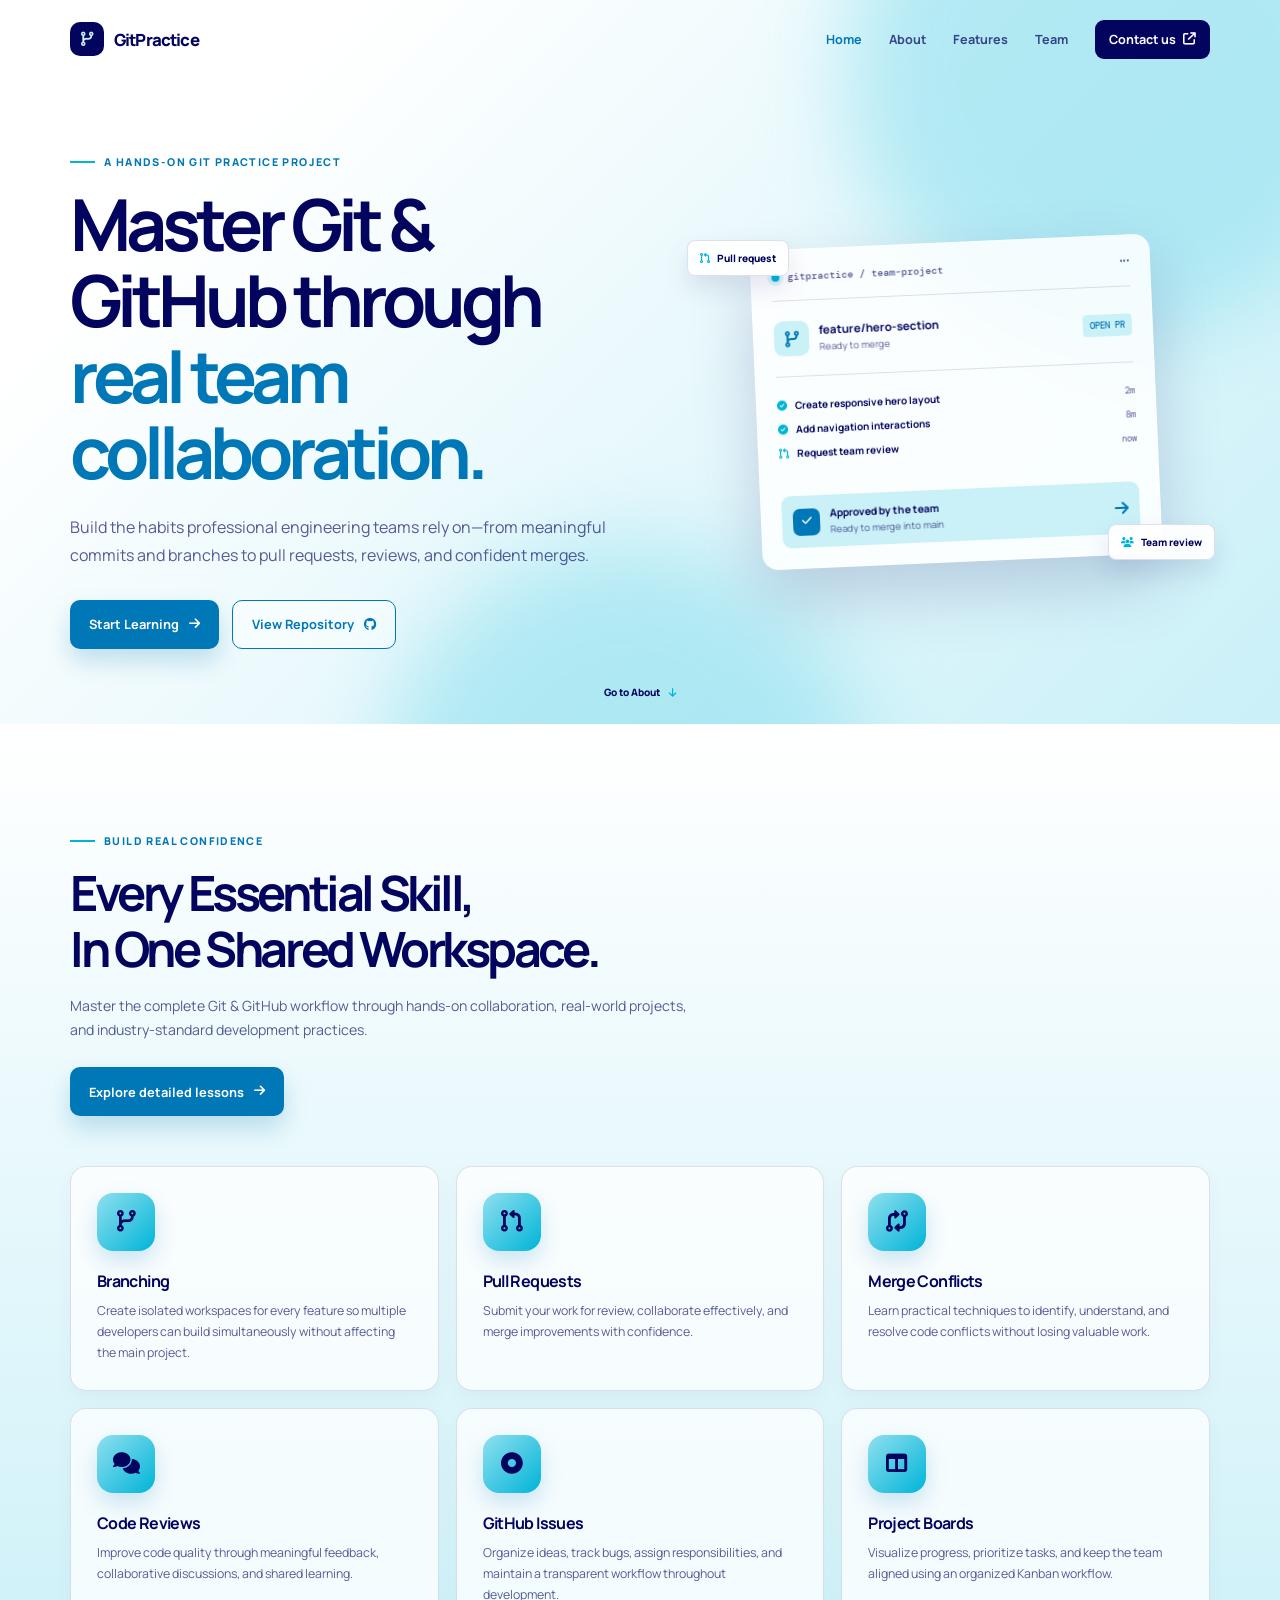
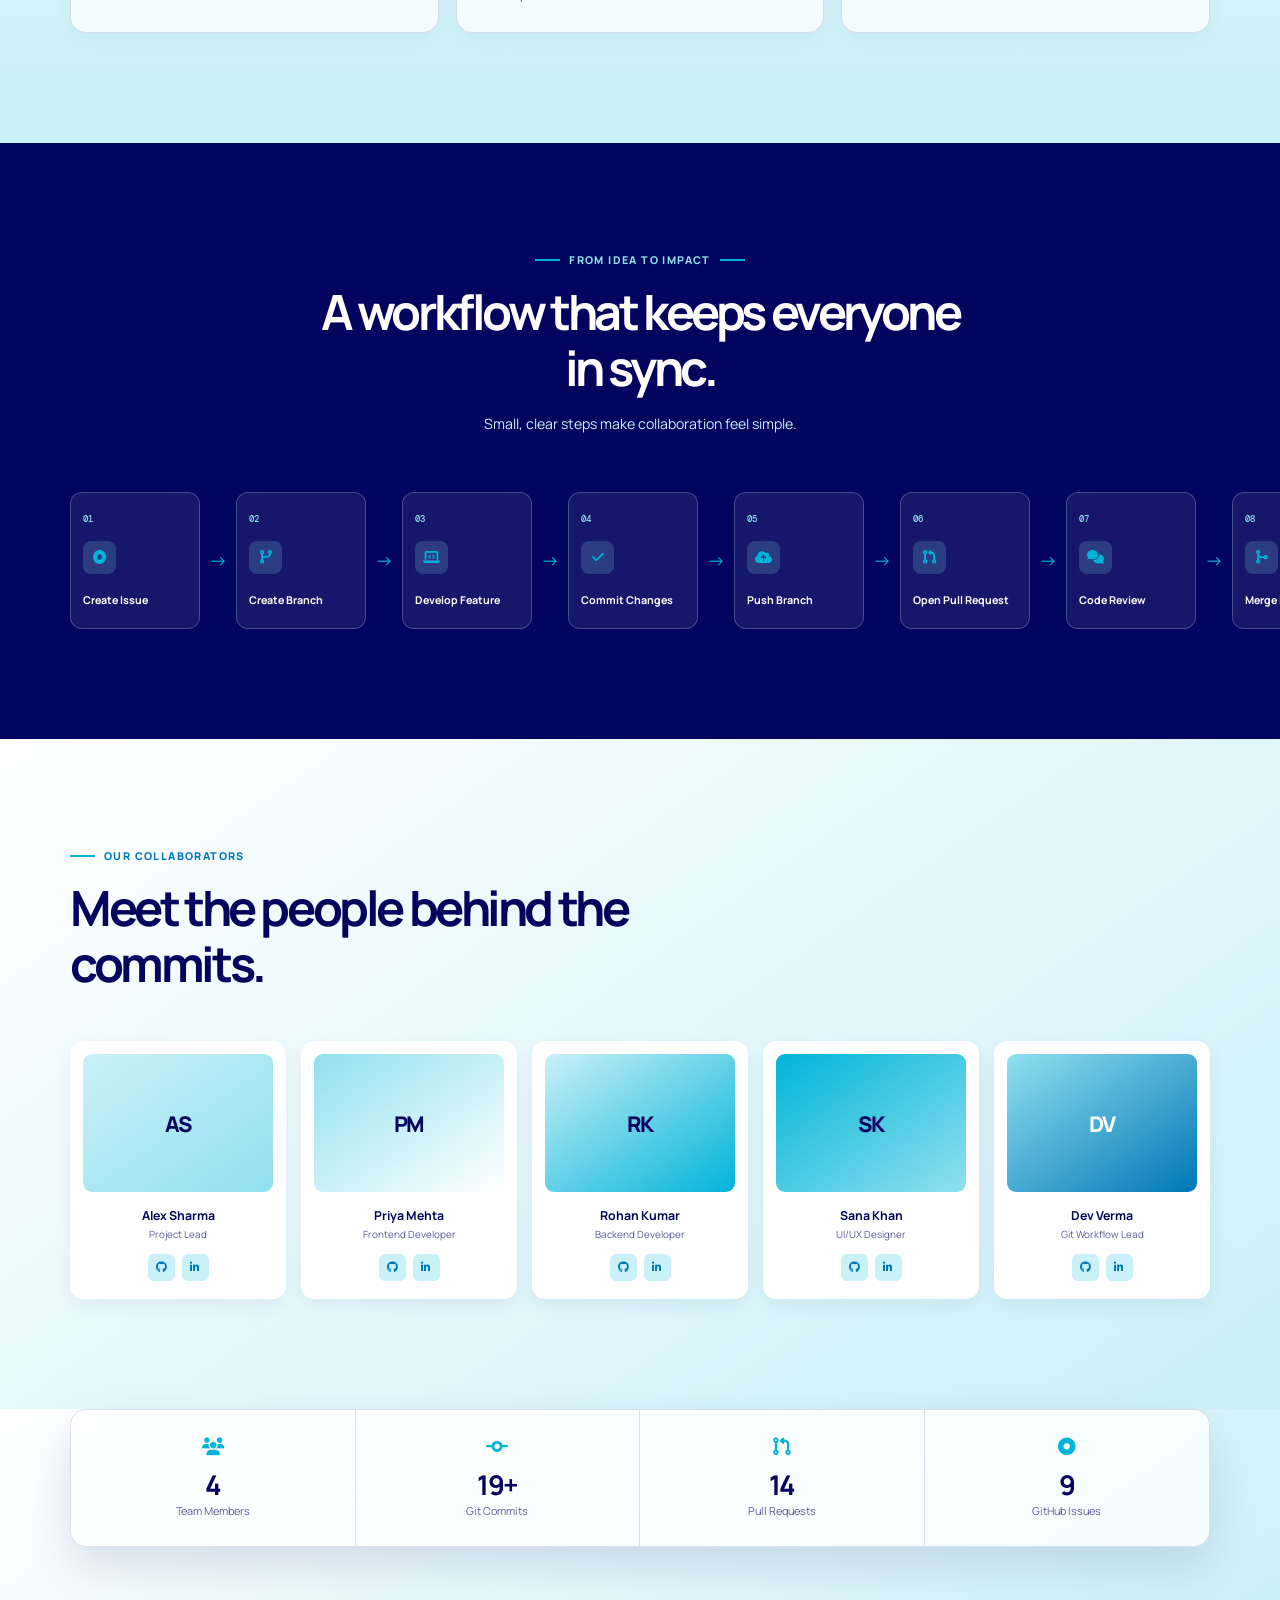
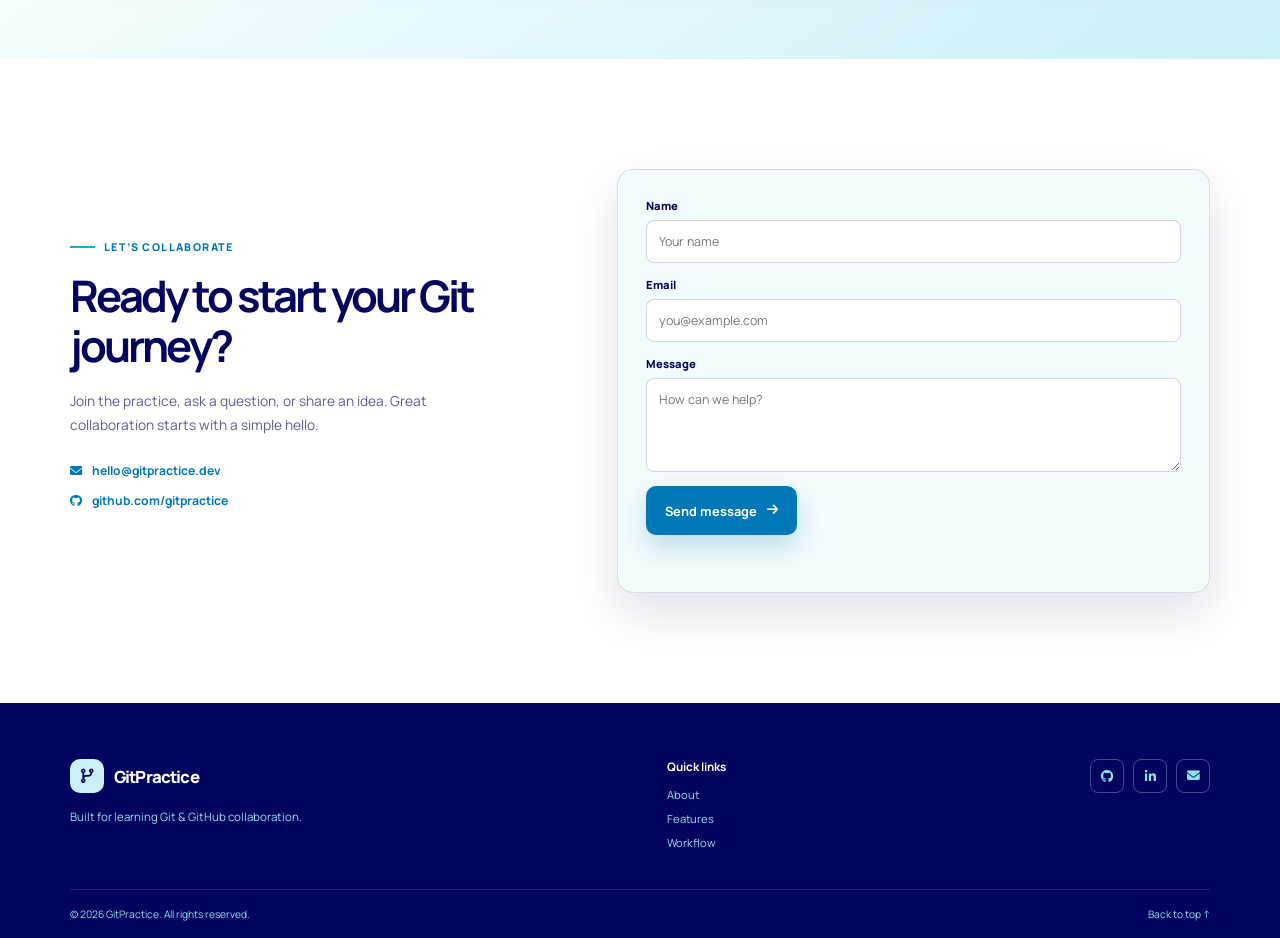
<file: index.html>
<!doctype html>
<html lang="en">
  <head>
    <meta charset="UTF-8" />
    <meta name="viewport" content="width=device-width,initial-scale=1.0" />
    <meta
      name="description"
      content="GitPractice teaches professional Git and GitHub workflows through real team collaboration."
    />
    <title>GitPractice — Learn Git Together</title>
    <link rel="preconnect" href="https://fonts.googleapis.com" />
    <link rel="preconnect" href="https://fonts.gstatic.com" crossorigin />
    <link
      href="https://fonts.googleapis.com/css2?family=DM+Mono:wght@400;500&family=Manrope:wght@400;500;600;700;800&display=swap"
      rel="stylesheet"
    />
    <link
      rel="stylesheet"
      href="https://cdnjs.cloudflare.com/ajax/libs/font-awesome/6.7.2/css/all.min.css"
    />
    <link rel="stylesheet" href="./src/index.css" />
  </head>
  <body>
    <header class="site-header">
      <div class="nav container">
        <a class="brand" href="#hero"
          ><span><i class="fa-solid fa-code-branch"></i></span>GitPractice</a
        ><button
          class="menu-toggle"
          aria-label="Open navigation"
          aria-expanded="false"
        >
          <i class="fa-solid fa-bars"></i>
        </button>
        <nav class="site-nav" aria-label="Primary navigation">
          <a class="active" href="#hero">Home</a><a href="./About/about.html">About</a
          ><a href="./src/features/index.html">Features</a
          ><a href="#team">Team</a
          ><a class="nav-contact" href="#contact"
            >Contact us <i class="fa-solid fa-arrow-up-right-from-square"></i
          ></a>
        </nav>
      </div>
    </header>
    <main>
      <section id="hero" class="hero">
        <div class="glow glow-one"></div>
        <div class="glow glow-two"></div>
        <div class="hero-grid container">
          <div class="hero-copy reveal">
            <p class="eyebrow"><span></span> A hands-on Git practice project</p>
            <h1>
              Master Git &amp; GitHub through <em>real team collaboration.</em>
            </h1>
            <p>
              Build the habits professional engineering teams rely on—from
              meaningful commits and branches to pull requests, reviews, and
              confident merges.
            </p>
            <div class="actions">
              <a class="button primary ripple" href="./About/about.html"
                >Start Learning <i class="fa-solid fa-arrow-right"></i></a
              ><a
                class="button secondary"
                href="https://github.com"
                target="_blank"
                rel="noreferrer"
                >View Repository <i class="fa-brands fa-github"></i
              ></a>
            </div>
          </div>
          <div class="hero-visual reveal">
            <div class="repo-card">
              <div class="repo-top">
                <span class="dot"></span><span>gitpractice / team-project</span
                ><i class="fa-solid fa-ellipsis"></i>
              </div>
              <div class="repo-title">
                <span><i class="fa-solid fa-code-branch"></i></span>
                <div>
                  <b>feature/hero-section</b><small>Ready to merge</small>
                </div>
                <em>OPEN PR</em>
              </div>
              <div class="commit-list">
                <p>
                  <i class="fa-solid fa-circle-check"></i> Create responsive
                  hero layout <time>2m</time>
                </p>
                <p>
                  <i class="fa-solid fa-circle-check"></i> Add navigation
                  interactions <time>8m</time>
                </p>
                <p>
                  <i class="fa-solid fa-code-pull-request"></i> Request team
                  review <time>now</time>
                </p>
              </div>
              <div class="merge-row">
                <span><i class="fa-solid fa-check"></i></span>
                <p>
                  <b>Approved by the team</b
                  ><small>Ready to merge into main</small>
                </p>
                <i class="fa-solid fa-arrow-right"></i>
              </div>
            </div>
            <div class="float-pill pill-one">
              <i class="fa-solid fa-code-pull-request"></i> Pull request
            </div>
            <div class="float-pill pill-two">
              <i class="fa-solid fa-users"></i> Team review
            </div>
          </div>
        </div>
        <a class="scroll-cue" href="./About/about.html"
          >Go to About <i class="fa-solid fa-arrow-down"></i
        ></a>
      </section>


      <section id="features" class="section features">
        <div class="container">
          <div class="heading reveal">
            <p class="eyebrow"><span></span> Build Real Confidence</p>

            <h2>
              Every Essential Skill,<br />
              In One Shared Workspace.
            </h2>

            <p class="section-description">
              Master the complete Git & GitHub workflow through hands-on
              collaboration, real-world projects, and industry-standard
              development practices.
            </p>
            <a
              class="button primary feature-library-link"
              href="./src/features/index.html"
              >Explore detailed lessons <i class="fa-solid fa-arrow-right"></i
            ></a>
          </div>

          <div class="feature-grid">
            <a
              class="feature-card reveal"
              href="./src/features/details.html?feature=branching"
            >
              <div class="feature-icon">
                <i class="fa-solid fa-code-branch"></i>
              </div>

              <h3>Branching</h3>

              <p>
                Create isolated workspaces for every feature so multiple
                developers can build simultaneously without affecting the main
                project.
              </p>
            </a>

            <a
              class="feature-card reveal"
              href="./src/features/details.html?feature=pull-requests"
            >
              <div class="feature-icon">
                <i class="fa-solid fa-code-pull-request"></i>
              </div>

              <h3>Pull Requests</h3>

              <p>
                Submit your work for review, collaborate effectively, and merge
                improvements with confidence.
              </p>
            </a>

            <a
              class="feature-card reveal"
              href="./src/features/details.html?feature=merge-conflicts"
            >
              <div class="feature-icon">
                <i class="fa-solid fa-code-compare"></i>
              </div>

              <h3>Merge Conflicts</h3>

              <p>
                Learn practical techniques to identify, understand, and resolve
                code conflicts without losing valuable work.
              </p>
            </a>

            <a
              class="feature-card reveal"
              href="./src/features/details.html?feature=code-reviews"
            >
              <div class="feature-icon">
                <i class="fa-solid fa-comments"></i>
              </div>

              <h3>Code Reviews</h3>

              <p>
                Improve code quality through meaningful feedback, collaborative
                discussions, and shared learning.
              </p>
            </a>

            <a
              class="feature-card reveal"
              href="./src/features/details.html?feature=github-issues"
            >
              <div class="feature-icon">
                <i class="fa-solid fa-circle-dot"></i>
              </div>

              <h3>GitHub Issues</h3>

              <p>
                Organize ideas, track bugs, assign responsibilities, and
                maintain a transparent workflow throughout development.
              </p>
            </a>

            <a
              class="feature-card reveal"
              href="./src/features/details.html?feature=project-boards"
            >
              <div class="feature-icon">
                <i class="fa-solid fa-table-columns"></i>
              </div>

              <h3>Project Boards</h3>

              <p>
                Visualize progress, prioritize tasks, and keep the team aligned
                using an organized Kanban workflow.
              </p>
            </a>
          </div>
        </div>
      </section>

      <section id="workflow" class="section workflow">
        <div class="container">
          <div class="heading center reveal">
            <p class="eyebrow">
              <span></span> From idea to impact <span></span>
            </p>
            <h2>A workflow that keeps everyone in sync.</h2>
            <p>Small, clear steps make collaboration feel simple.</p>
          </div>
          <div class="workflow-track">
            <article class="step reveal">
              <b>01</b><i class="fa-solid fa-circle-dot"></i>
              <h3>Create Issue</h3>
            </article>
            <span class="arrow">→</span>
            <article class="step reveal">
              <b>02</b><i class="fa-solid fa-code-branch"></i>
              <h3>Create Branch</h3>
            </article>
            <span class="arrow">→</span>
            <article class="step reveal">
              <b>03</b><i class="fa-solid fa-laptop-code"></i>
              <h3>Develop Feature</h3>
            </article>
            <span class="arrow">→</span>
            <article class="step reveal">
              <b>04</b><i class="fa-solid fa-check"></i>
              <h3>Commit Changes</h3>
            </article>
            <span class="arrow">→</span>
            <article class="step reveal">
              <b>05</b><i class="fa-solid fa-cloud-arrow-up"></i>
              <h3>Push Branch</h3>
            </article>
            <span class="arrow">→</span>
            <article class="step reveal">
              <b>06</b><i class="fa-solid fa-code-pull-request"></i>
              <h3>Open Pull Request</h3>
            </article>
            <span class="arrow">→</span>
            <article class="step reveal">
              <b>07</b><i class="fa-solid fa-comments"></i>
              <h3>Code Review</h3>
            </article>
            <span class="arrow">→</span>
            <article class="step reveal">
              <b>08</b><i class="fa-solid fa-code-merge"></i>
              <h3>Merge into Main</h3>
            </article>
          </div>
        </div>
      </section>

      <section id="team" class="section team">
        <div class="container">
          <div class="heading reveal">
            <p class="eyebrow"><span></span> Our collaborators</p>
            <h2>Meet the people behind the commits.</h2>
          </div>
          <div class="team-grid">
            <article class="member reveal">
              <div class="avatar a1">AS</div>
              <h3>Alex Sharma</h3>
              <p>Project Lead</p>
              <div>
                <a href="#contact" aria-label="Alex's GitHub"
                  ><i class="fa-brands fa-github"></i></a
                ><a href="#contact" aria-label="Alex's LinkedIn"
                  ><i class="fa-brands fa-linkedin-in"></i
                ></a>
              </div>
            </article>
            <article class="member reveal">
              <div class="avatar a2">PM</div>
              <h3>Priya Mehta</h3>
              <p>Frontend Developer</p>
              <div>
                <a href="#contact"><i class="fa-brands fa-github"></i></a
                ><a href="#contact"><i class="fa-brands fa-linkedin-in"></i></a>
              </div>
            </article>
            <article class="member reveal">
              <div class="avatar a3">RK</div>
              <h3>Rohan Kumar</h3>
              <p>Backend Developer</p>
              <div>
                <a href="#contact"><i class="fa-brands fa-github"></i></a
                ><a href="#contact"><i class="fa-brands fa-linkedin-in"></i></a>
              </div>
            </article>
            <article class="member reveal">
              <div class="avatar a4">SK</div>
              <h3>Sana Khan</h3>
              <p>UI/UX Designer</p>
              <div>
                <a href="#contact"><i class="fa-brands fa-github"></i></a
                ><a href="#contact"><i class="fa-brands fa-linkedin-in"></i></a>
              </div>
            </article>
            <article class="member reveal">
              <div class="avatar a5">DV</div>
              <h3>Dev Verma</h3>
              <p>Git Workflow Lead</p>
              <div>
                <a href="#contact"><i class="fa-brands fa-github"></i></a
                ><a href="#contact"><i class="fa-brands fa-linkedin-in"></i></a>
              </div>
            </article>
          </div>
        </div>
      </section>

      <section id="stats" class="stats-section">
        <div class="stats container">
          <article class="stat reveal">
            <i class="fa-solid fa-users"></i><strong data-count="5">0</strong
            ><span>Team Members</span>
          </article>
          <article class="stat reveal">
            <i class="fa-solid fa-code-commit"></i
            ><strong data-count="20" data-suffix="+">0</strong
            ><span>Git Commits</span>
          </article>
          <article class="stat reveal">
            <i class="fa-solid fa-code-pull-request"></i
            ><strong data-count="15">0</strong><span>Pull Requests</span>
          </article>
          <article class="stat reveal">
            <i class="fa-solid fa-circle-dot"></i
            ><strong data-count="10">0</strong><span>GitHub Issues</span>
          </article>
        </div>
      </section>

      <section id="contact" class="section contact">
        <div class="container contact-grid">
          <div class="contact-copy reveal">
            <p class="eyebrow"><span></span> Let’s collaborate</p>
            <h2>Ready to start your Git journey?</h2>
            <p>
              Join the practice, ask a question, or share an idea. Great
              collaboration starts with a simple hello.
            </p>
            <a href="mailto:hello@gitpractice.dev"
              ><i class="fa-solid fa-envelope"></i> hello@gitpractice.dev</a
            ><a href="https://github.com" target="_blank" rel="noreferrer"
              ><i class="fa-brands fa-github"></i> github.com/gitpractice</a
            >
          </div>
          <form class="contact-form reveal">
            <label
              >Name<input
                type="text"
                name="name"
                autocomplete="name"
                placeholder="Your name"
                required /></label
            ><label
              >Email<input
                type="email"
                name="email"
                autocomplete="email"
                placeholder="you@example.com"
                required /></label
            ><label
              >Message<textarea
                name="message"
                rows="4"
                placeholder="How can we help?"
                required
              ></textarea></label
            ><button class="button primary ripple" type="submit">
              Send message <i class="fa-solid fa-arrow-right"></i>
            </button>
            <p class="form-status" aria-live="polite"></p>
          </form>
        </div>
      </section>
    </main>
    <footer>
      <div class="footer container">
        <div>
          <a class="brand" href="#hero"
            ><span><i class="fa-solid fa-code-branch"></i></span>GitPractice</a
          >
          <p>Built for learning Git &amp; GitHub collaboration.</p>
        </div>
        <div class="quick">
          <b>Quick links</b><a href="./About/about.html">About</a
          ><a href="./src/features/index.html">Features</a
          ><a href="#workflow">Workflow</a>
        </div>
        <div class="social">
          <a href="https://github.com" aria-label="GitHub"
            ><i class="fa-brands fa-github"></i></a
          ><a href="#contact" aria-label="LinkedIn"
            ><i class="fa-brands fa-linkedin-in"></i></a
          ><a href="mailto:hello@gitpractice.dev" aria-label="Email"
            ><i class="fa-solid fa-envelope"></i
          ></a>
        </div>
      </div>
      <div class="copyright container">
        © 2026 GitPractice. All rights reserved.
        <a href="#hero">Back to top ↑</a>
      </div>
    </footer>
    <script src="./src/index.js"></script>
  </body>
</html>
</file>
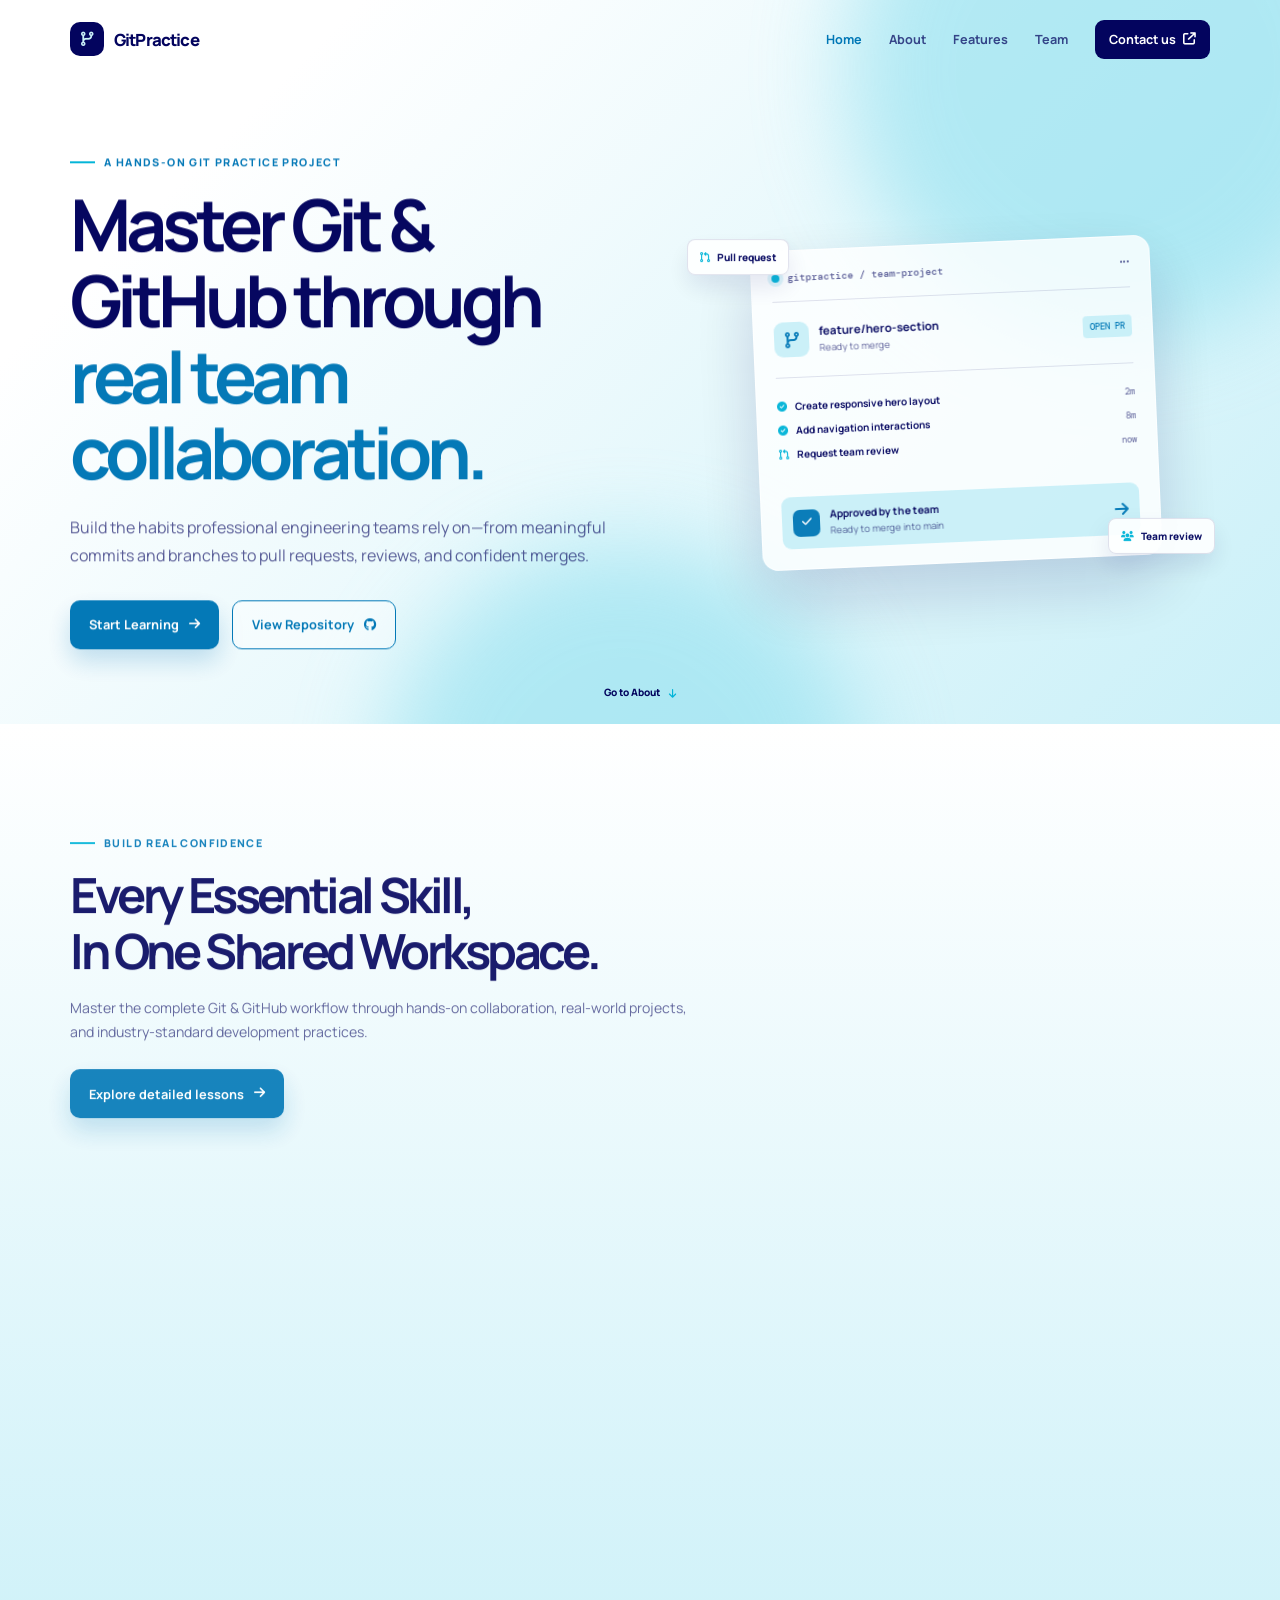
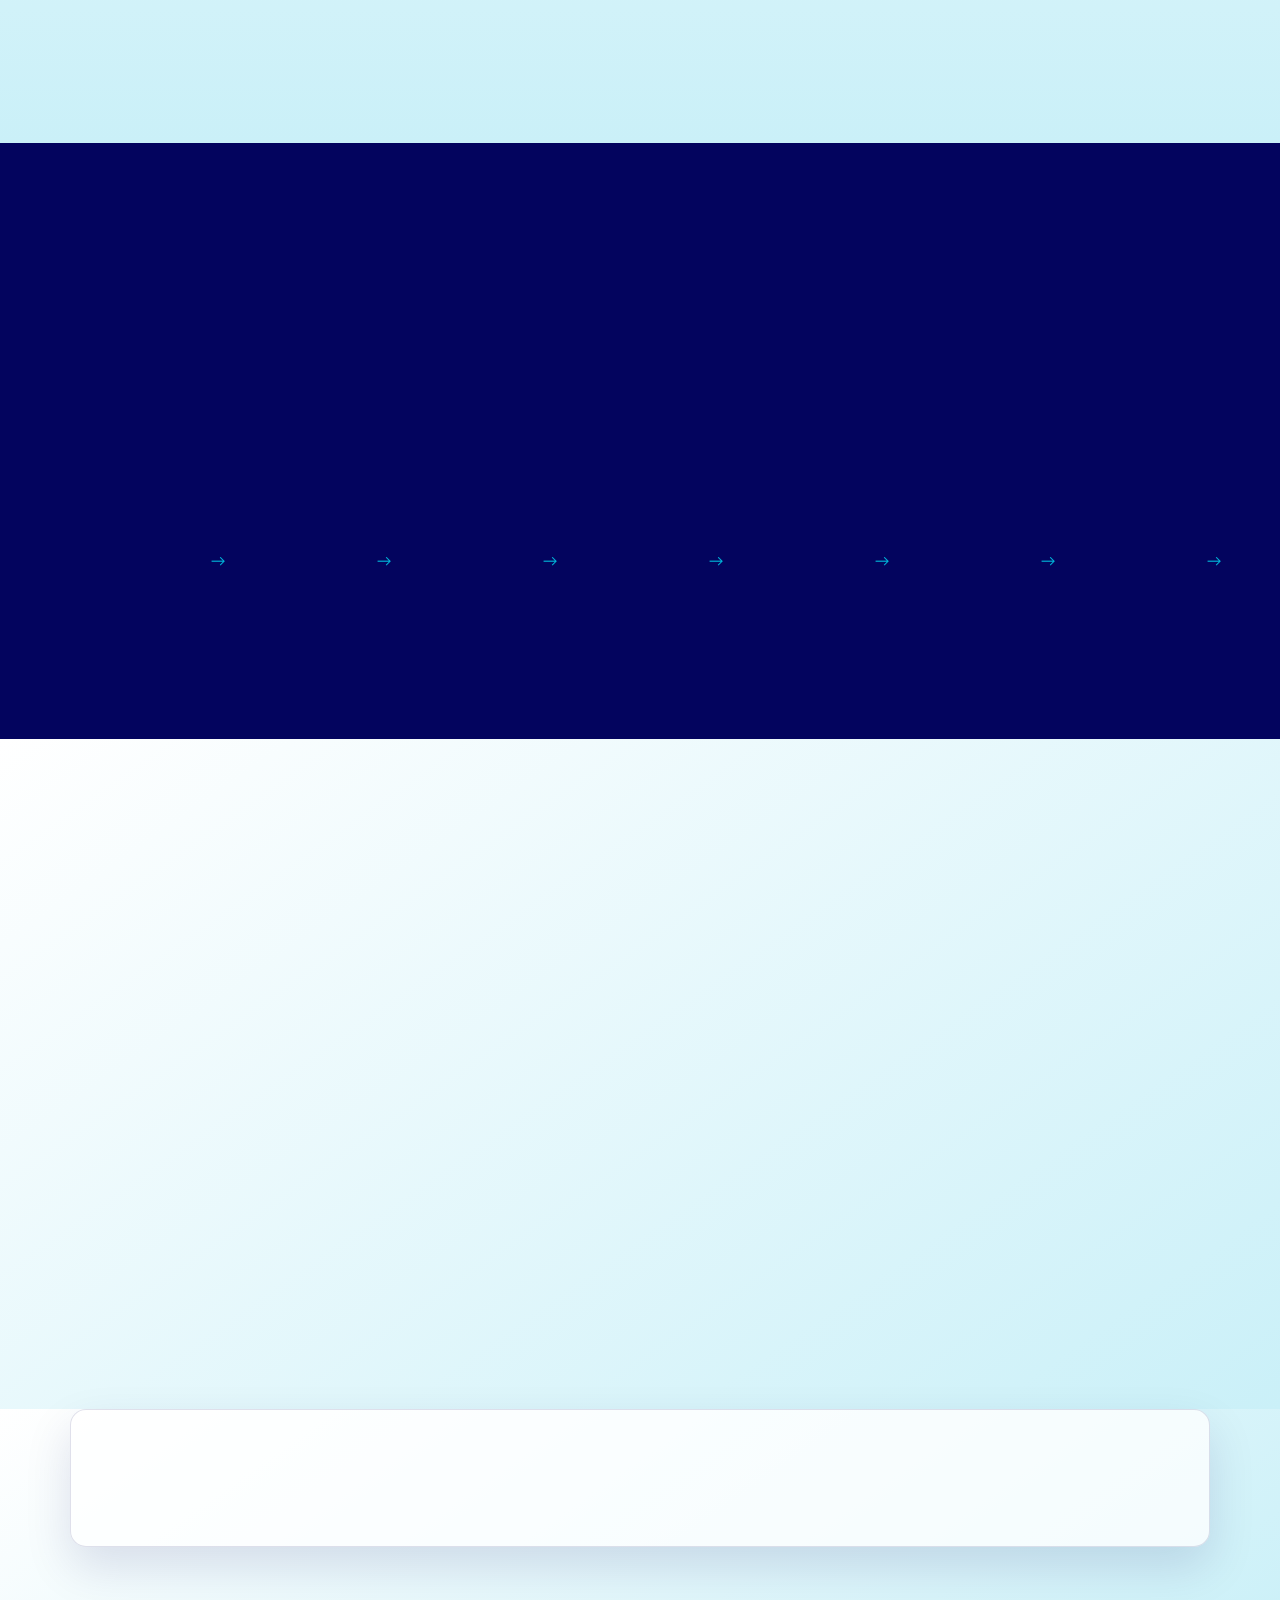
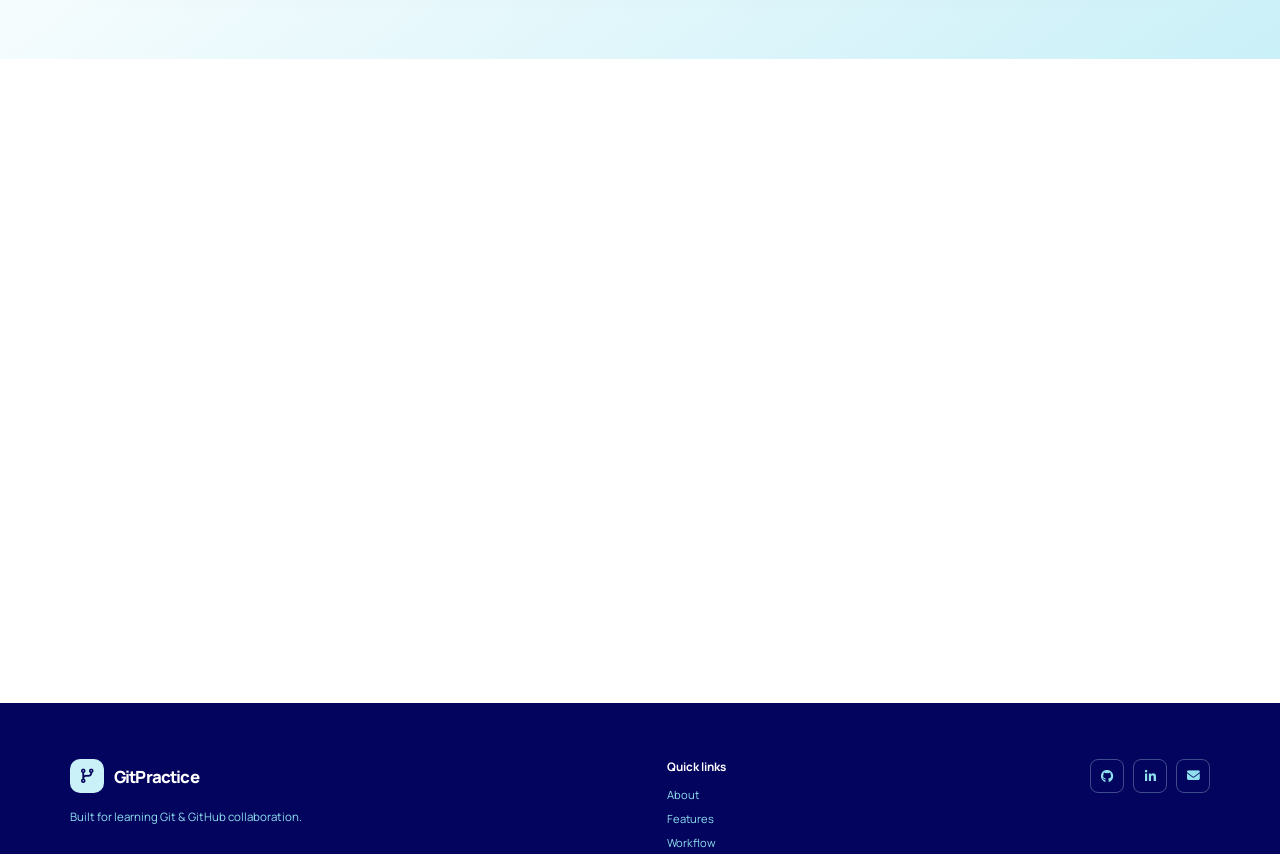
<file: src/index.html>
<!doctype html>
<html lang="en">
  <head>
    <meta charset="UTF-8" />
    <meta http-equiv="refresh" content="0; url=../index.html" />
    <meta name="viewport" content="width=device-width, initial-scale=1.0" />
    <title>Redirecting to GitPractice</title>
    <style>
      body {
        margin: 0;
        min-height: 100vh;
        display: grid;
        place-items: center;
        font-family: Arial, sans-serif;
        background: #f4f9ff;
        color: #03045e;
      }
      .box {
        text-align: center;
        padding: 24px 36px;
        border-radius: 16px;
        background: white;
        box-shadow: 0 18px 40px rgba(3, 4, 94, 0.12);
      }
      a {
        color: #0077b6;
        font-weight: 700;
      }
    </style>
  </head>
  <body>
    <div class="box">
      <p>Redirecting to the home page...</p>
      <p><a href="../index.html">Click here if you are not redirected</a></p>
    </div>
  </body>
</html>
</file>
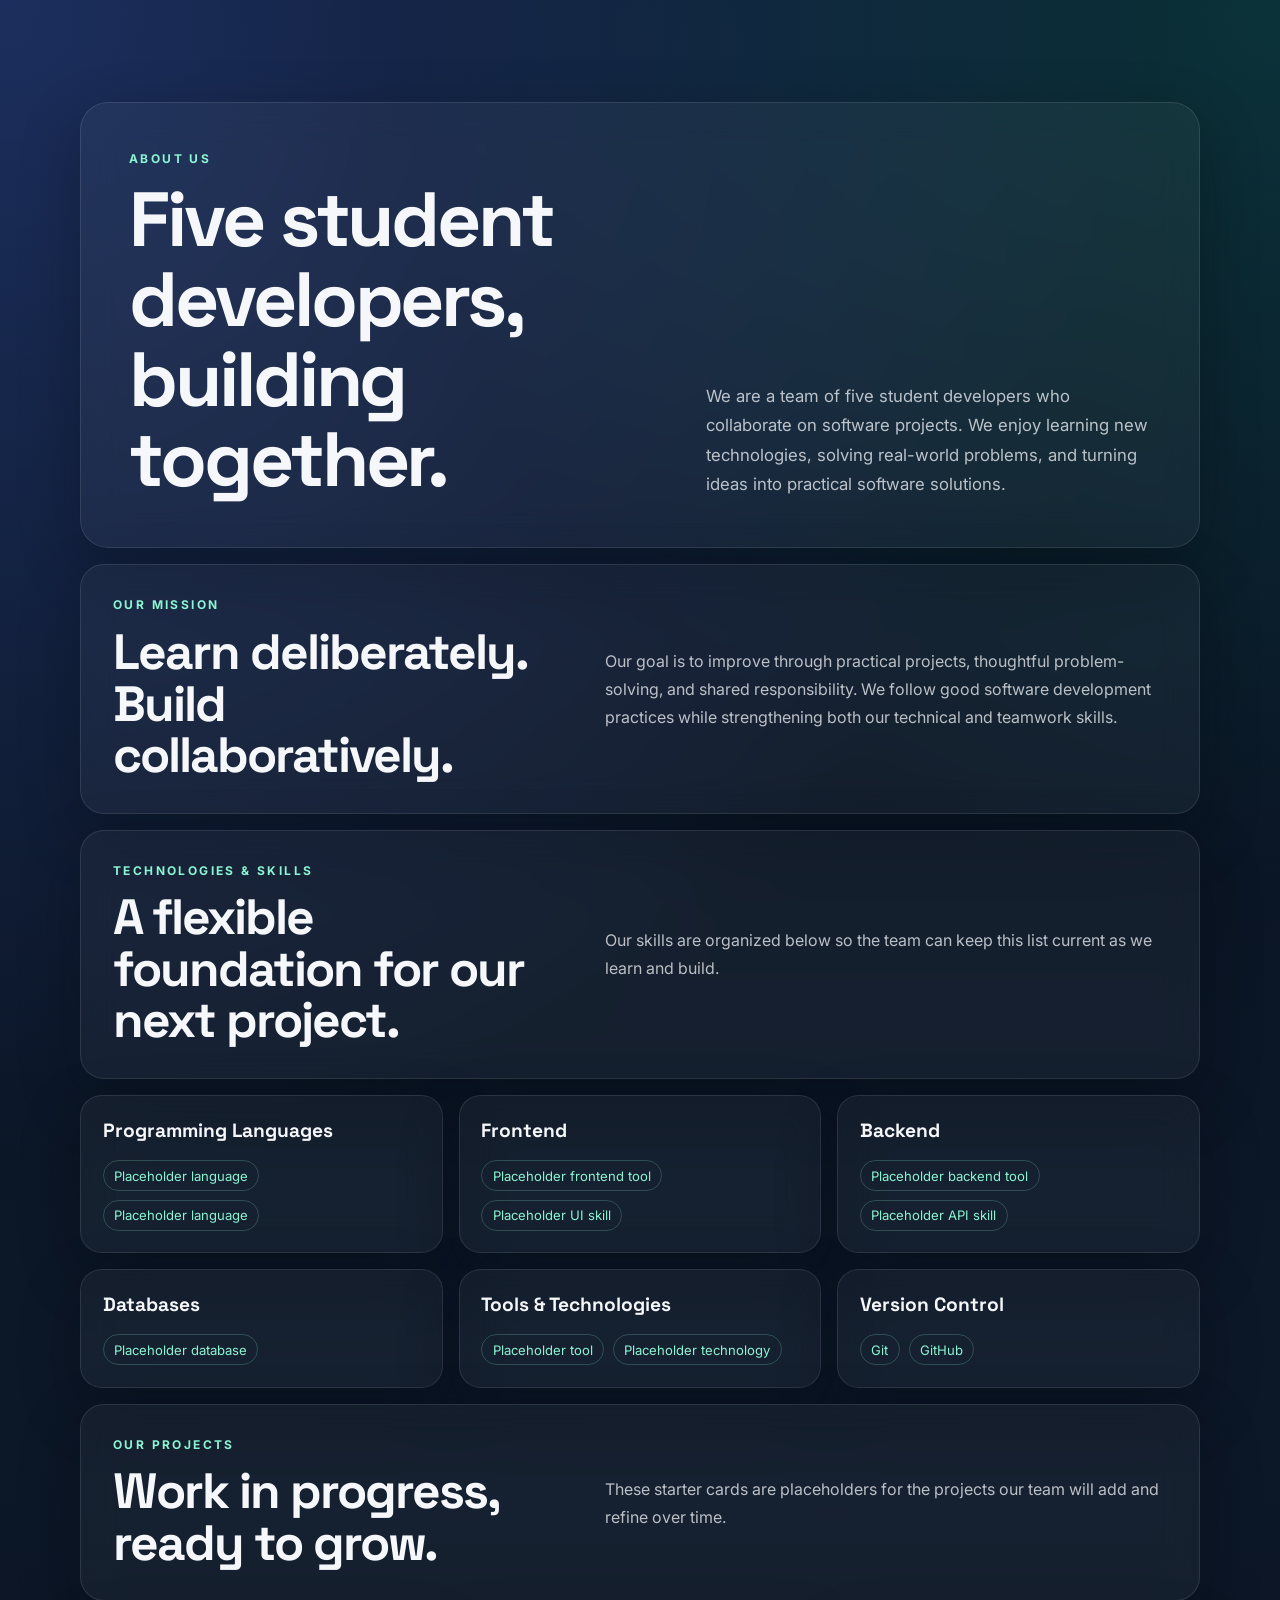
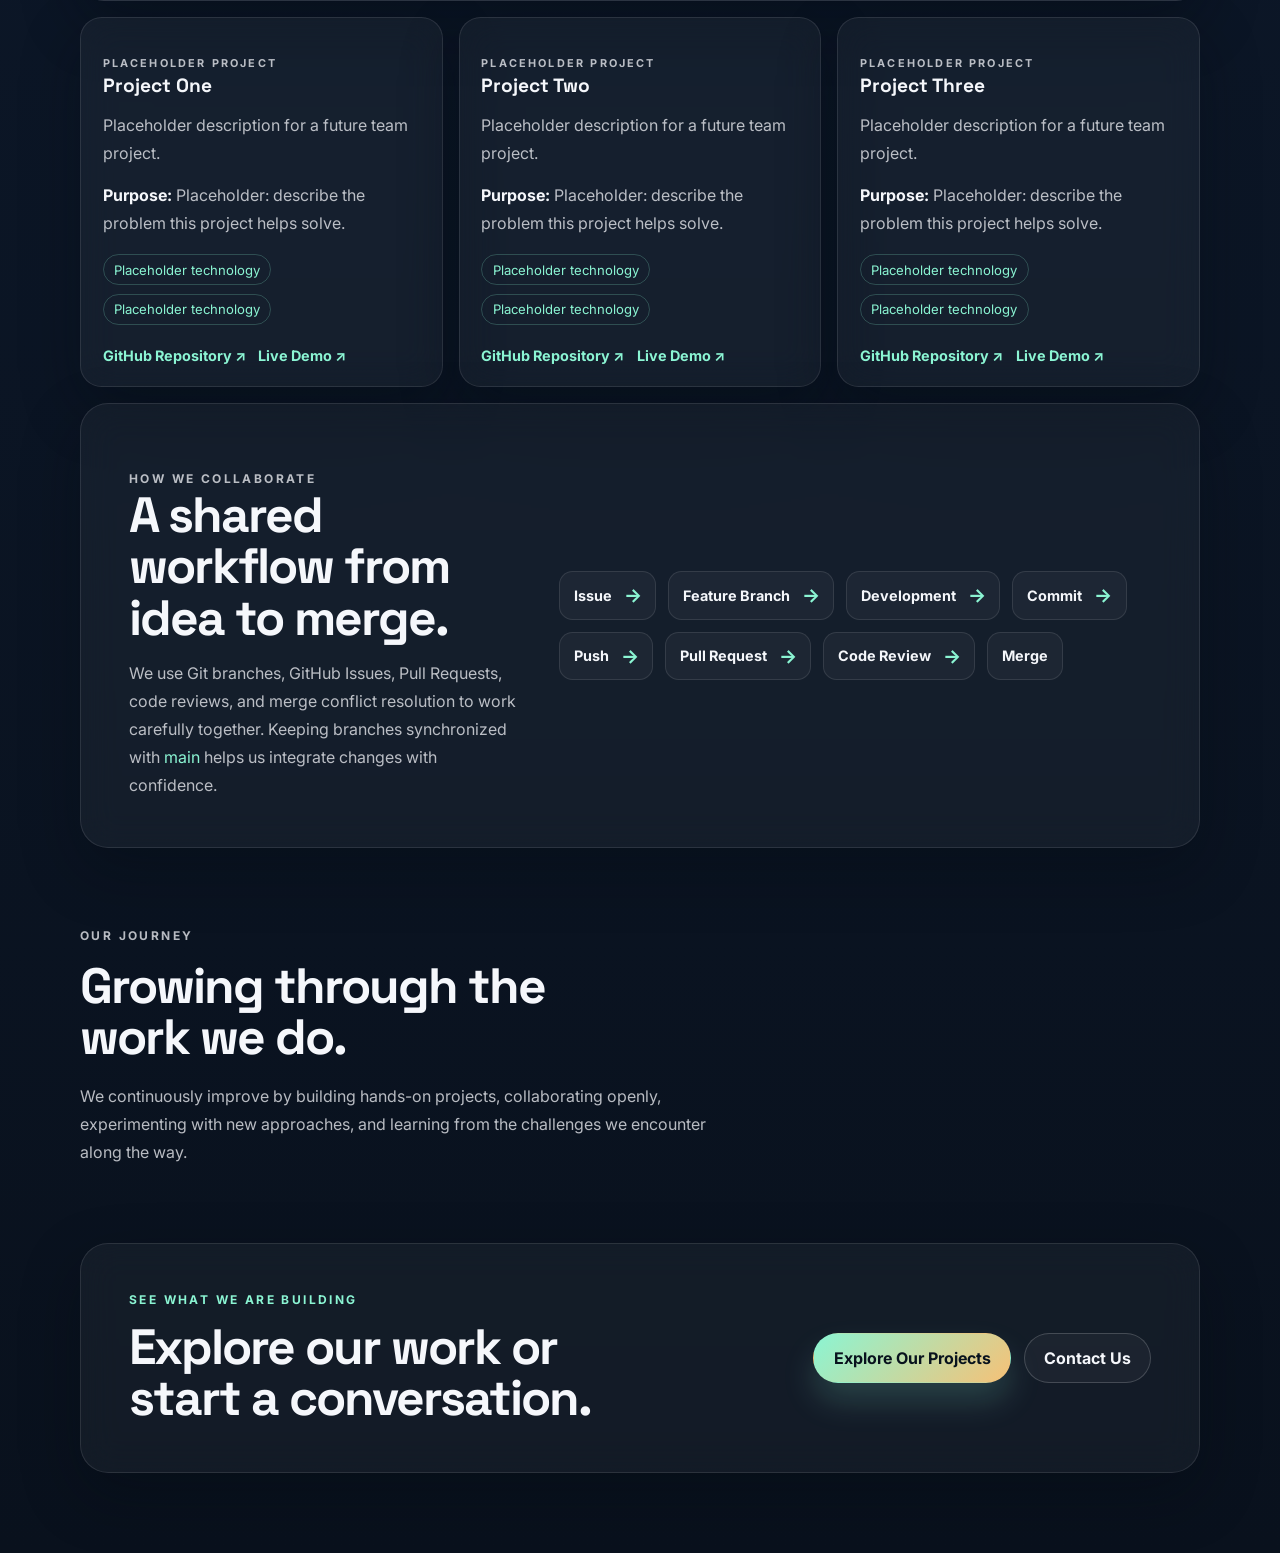
<file: src/about/index.html>
<!doctype html>
<html lang="en">
  <head>
    <meta charset="UTF-8" />
    <meta name="viewport" content="width=device-width, initial-scale=1.0" />
    <meta name="description" content="About the student developers behind Team Portfolio." />
    <title>About Our Team | Team Portfolio</title>
    <link rel="preconnect" href="https://fonts.googleapis.com" />
    <link rel="preconnect" href="https://fonts.gstatic.com" crossorigin />
    <link href="https://fonts.googleapis.com/css2?family=Inter:wght@400;500;600;700;800&family=Space+Grotesk:wght@500;700&display=swap" rel="stylesheet" />
    <link rel="stylesheet" href="index.css" />
  </head>
  <body>
    <main>
      <section class="about-section" id="about" aria-labelledby="about-title">
        <div class="container">
          <div class="about-intro surface-card">
            <div><p class="section-label">About us</p><h1 id="about-title">Five student developers, building together.</h1></div>
            <p class="lead-copy">We are a team of five student developers who collaborate on software projects. We enjoy learning new technologies, solving real-world problems, and turning ideas into practical software solutions.</p>
          </div>
          <section class="content-block mission-block" aria-labelledby="mission-title">
            <div><p class="section-label">Our mission</p><h2 id="mission-title">Learn deliberately. Build collaboratively.</h2></div>
            <p>Our goal is to improve through practical projects, thoughtful problem-solving, and shared responsibility. We follow good software development practices while strengthening both our technical and teamwork skills.</p>
          </section>
          <section class="content-block" aria-labelledby="skills-title">
            <div><p class="section-label">Technologies &amp; skills</p><h2 id="skills-title">A flexible foundation for our next project.</h2></div>
            <p>Our skills are organized below so the team can keep this list current as we learn and build.</p>
          </section>
          <div class="skills-grid" id="skills-list" aria-label="Technologies and skills"></div>
          <section class="projects-section" id="projects" aria-labelledby="projects-title">
            <div class="content-block"><div><p class="section-label">Our projects</p><h2 id="projects-title">Work in progress, ready to grow.</h2></div><p>These starter cards are placeholders for the projects our team will add and refine over time.</p></div>
            <div class="projects-grid" id="projects-list" aria-live="polite"></div>
          </section>
          <section class="workflow-section surface-card" aria-labelledby="workflow-title">
            <div class="workflow-heading"><p class="section-label">How we collaborate</p><h2 id="workflow-title">A shared workflow from idea to merge.</h2><p>We use Git branches, GitHub Issues, Pull Requests, code reviews, and merge conflict resolution to work carefully together. Keeping branches synchronized with <code>main</code> helps us integrate changes with confidence.</p></div>
            <ol class="workflow-list" aria-label="Git and GitHub collaboration workflow"><li>Issue</li><li>Feature Branch</li><li>Development</li><li>Commit</li><li>Push</li><li>Pull Request</li><li>Code Review</li><li>Merge</li></ol>
          </section>
          <section class="journey-section" aria-labelledby="journey-title"><p class="section-label">Our journey</p><h2 id="journey-title">Growing through the work we do.</h2><p>We continuously improve by building hands-on projects, collaborating openly, experimenting with new approaches, and learning from the challenges we encounter along the way.</p></section>
          <section class="about-cta surface-card" aria-labelledby="cta-title"><div><p class="section-label">See what we are building</p><h2 id="cta-title">Explore our work or start a conversation.</h2></div><div class="cta-actions"><a class="button button-primary" href="#projects">Explore Our Projects</a><a class="button button-secondary" href="#contact" aria-label="Contact section link (to be connected when available)">Contact Us</a></div></section>
        </div>
      </section>
    </main>
    <script src="index.js"></script>
  </body>
</html>
</file>
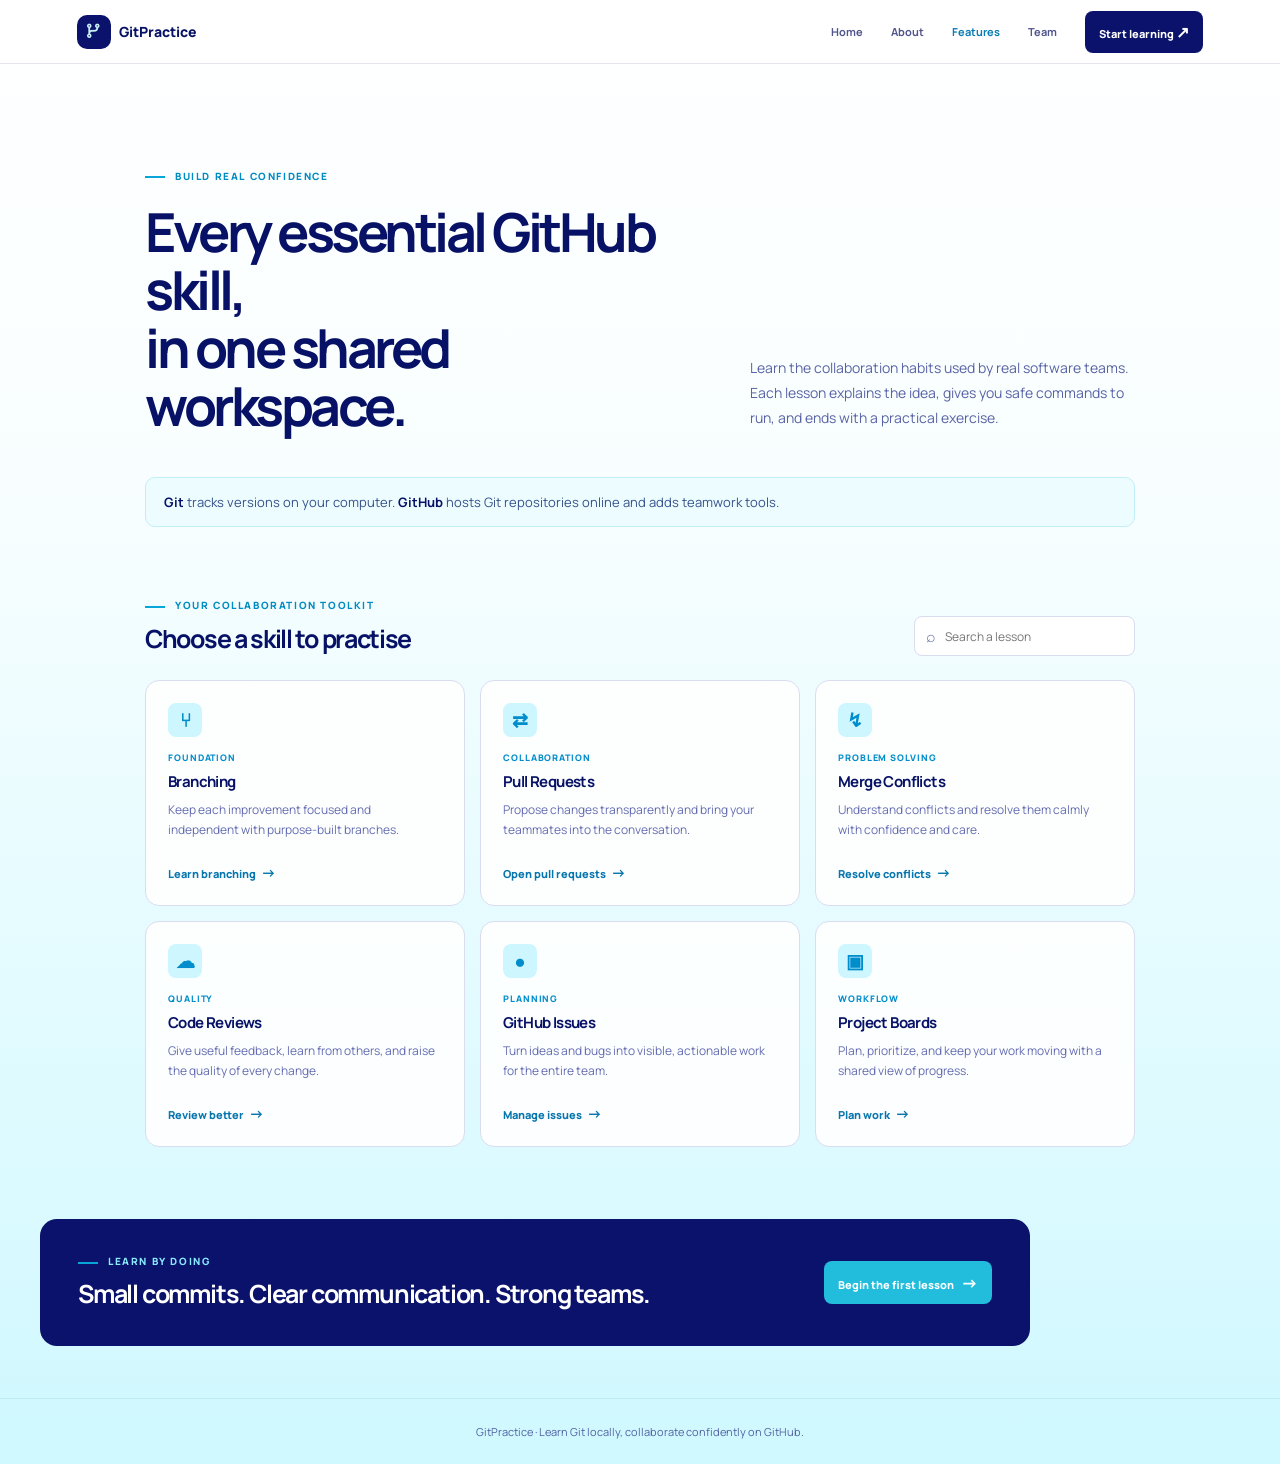
<file: src/features/index.html>
<!doctype html>
<html lang="en">
	<head>
		<meta charset="UTF-8" />
		<meta name="viewport" content="width=device-width, initial-scale=1.0" />
		<meta
			name="description"
			content="Practical Git and GitHub lessons for students."
		/>
		<title>GitPractice | Collaboration skills</title>
		<link rel="preconnect" href="https://fonts.googleapis.com" />
		<link rel="preconnect" href="https://fonts.gstatic.com" crossorigin />
		<link
			href="https://fonts.googleapis.com/css2?family=DM+Mono:wght@400;500&family=Manrope:wght@400;500;600;700;800&display=swap"
			rel="stylesheet"
		/>
		<link
			rel="stylesheet"
			href="https://cdnjs.cloudflare.com/ajax/libs/font-awesome/6.7.2/css/all.min.css"
		/>
		<link rel="stylesheet" href="index.css" />
		<script src="script.js" defer></script>
	</head>
	<body>
		<header class="site-header">
			<a
				class="brand"
				href="../../index.html"
				aria-label="GitPractice home"
				><span><i class="fa-solid fa-code-branch"></i></span
				>GitPractice</a
			>
			<nav aria-label="Primary navigation">
				<a href="../../index.html">Home</a
				><a href="../../index.html#about">About</a
				><a class="active" href="index.html">Features</a
				><a href="../../index.html#team">Team</a>
			</nav>
			<a class="header-button" href="#learning-path"
				>Start learning <span>↗</span></a
			>
		</header>

		<main>
			<section class="hero">
				<p class="eyebrow">Build real confidence</p>
				<div class="hero-copy">
					<h1>
						Every essential GitHub skill,<br />in one shared
						workspace.
					</h1>
					<p>
						Learn the collaboration habits used by real software
						teams. Each lesson explains the idea, gives you safe
						commands to run, and ends with a practical exercise.
					</p>
				</div>
				<div class="git-reminder">
					<strong>Git</strong> tracks versions on your computer.
					<strong>GitHub</strong> hosts Git repositories online and
					adds teamwork tools.
				</div>
			</section>

			<section
				id="learning-path"
				class="skills-section"
				aria-labelledby="skills-title"
			>
				<div class="section-heading">
					<div>
						<p class="eyebrow">Your collaboration toolkit</p>
						<h2 id="skills-title">Choose a skill to practise</h2>
					</div>
					<label class="search"
						><span aria-hidden="true">⌕</span
						><input
							id="feature-search"
							type="search"
							placeholder="Search a lesson"
							aria-label="Search lessons"
					/></label>
				</div>
				<div id="feature-grid" class="feature-grid">
					<a
						class="feature-card"
						href="details.html?feature=branching"
						data-search="branch branching git branch checkout switch feature work isolation"
					>
						<span class="card-icon">⑂</span
						><span class="level">Foundation</span>
						<h3>Branching</h3>
						<p>
							Keep each improvement focused and independent with
							purpose-built branches.
						</p>
						<span class="card-link">Learn branching <b>→</b></span>
					</a>
					<a
						class="feature-card"
						href="details.html?feature=pull-requests"
						data-search="pull request pr github collaboration review merge"
					>
						<span class="card-icon">⇄</span
						><span class="level">Collaboration</span>
						<h3>Pull Requests</h3>
						<p>
							Propose changes transparently and bring your
							teammates into the conversation.
						</p>
						<span class="card-link"
							>Open pull requests <b>→</b></span
						>
					</a>
					<a
						class="feature-card"
						href="details.html?feature=merge-conflicts"
						data-search="merge conflict resolve git merge rebase"
					>
						<span class="card-icon">↯</span
						><span class="level">Problem solving</span>
						<h3>Merge Conflicts</h3>
						<p>
							Understand conflicts and resolve them calmly with
							confidence and care.
						</p>
						<span class="card-link"
							>Resolve conflicts <b>→</b></span
						>
					</a>
					<a
						class="feature-card"
						href="details.html?feature=code-reviews"
						data-search="code reviews review feedback github pull request quality"
					>
						<span class="card-icon">☁</span
						><span class="level">Quality</span>
						<h3>Code Reviews</h3>
						<p>
							Give useful feedback, learn from others, and raise
							the quality of every change.
						</p>
						<span class="card-link">Review better <b>→</b></span>
					</a>
					<a
						class="feature-card"
						href="details.html?feature=github-issues"
						data-search="github issues issue bug task labels milestones"
					>
						<span class="card-icon">●</span
						><span class="level">Planning</span>
						<h3>GitHub Issues</h3>
						<p>
							Turn ideas and bugs into visible, actionable work
							for the entire team.
						</p>
						<span class="card-link">Manage issues <b>→</b></span>
					</a>
					<a
						class="feature-card"
						href="details.html?feature=project-boards"
						data-search="project boards github projects kanban task planning"
					>
						<span class="card-icon">▣</span
						><span class="level">Workflow</span>
						<h3>Project Boards</h3>
						<p>
							Plan, prioritize, and keep your work moving with a
							shared view of progress.
						</p>
						<span class="card-link">Plan work <b>→</b></span>
					</a>
				</div>
				<p id="empty-state" class="empty-state" hidden>
					No lesson matches that search. Try “branch”, “review”, or
					“issues”.
				</p>
			</section>

			<section class="practice-banner">
				<div>
					<p class="eyebrow">Learn by doing</p>
					<h2>Small commits. Clear communication. Strong teams.</h2>
				</div>
				<a href="details.html?feature=branching" class="primary-button"
					>Begin the first lesson <span>→</span></a
				>
			</section>
		</main>
		<footer>
			GitPractice · Learn Git locally, collaborate confidently on GitHub.
		</footer>
	</body>
</html>
</file>
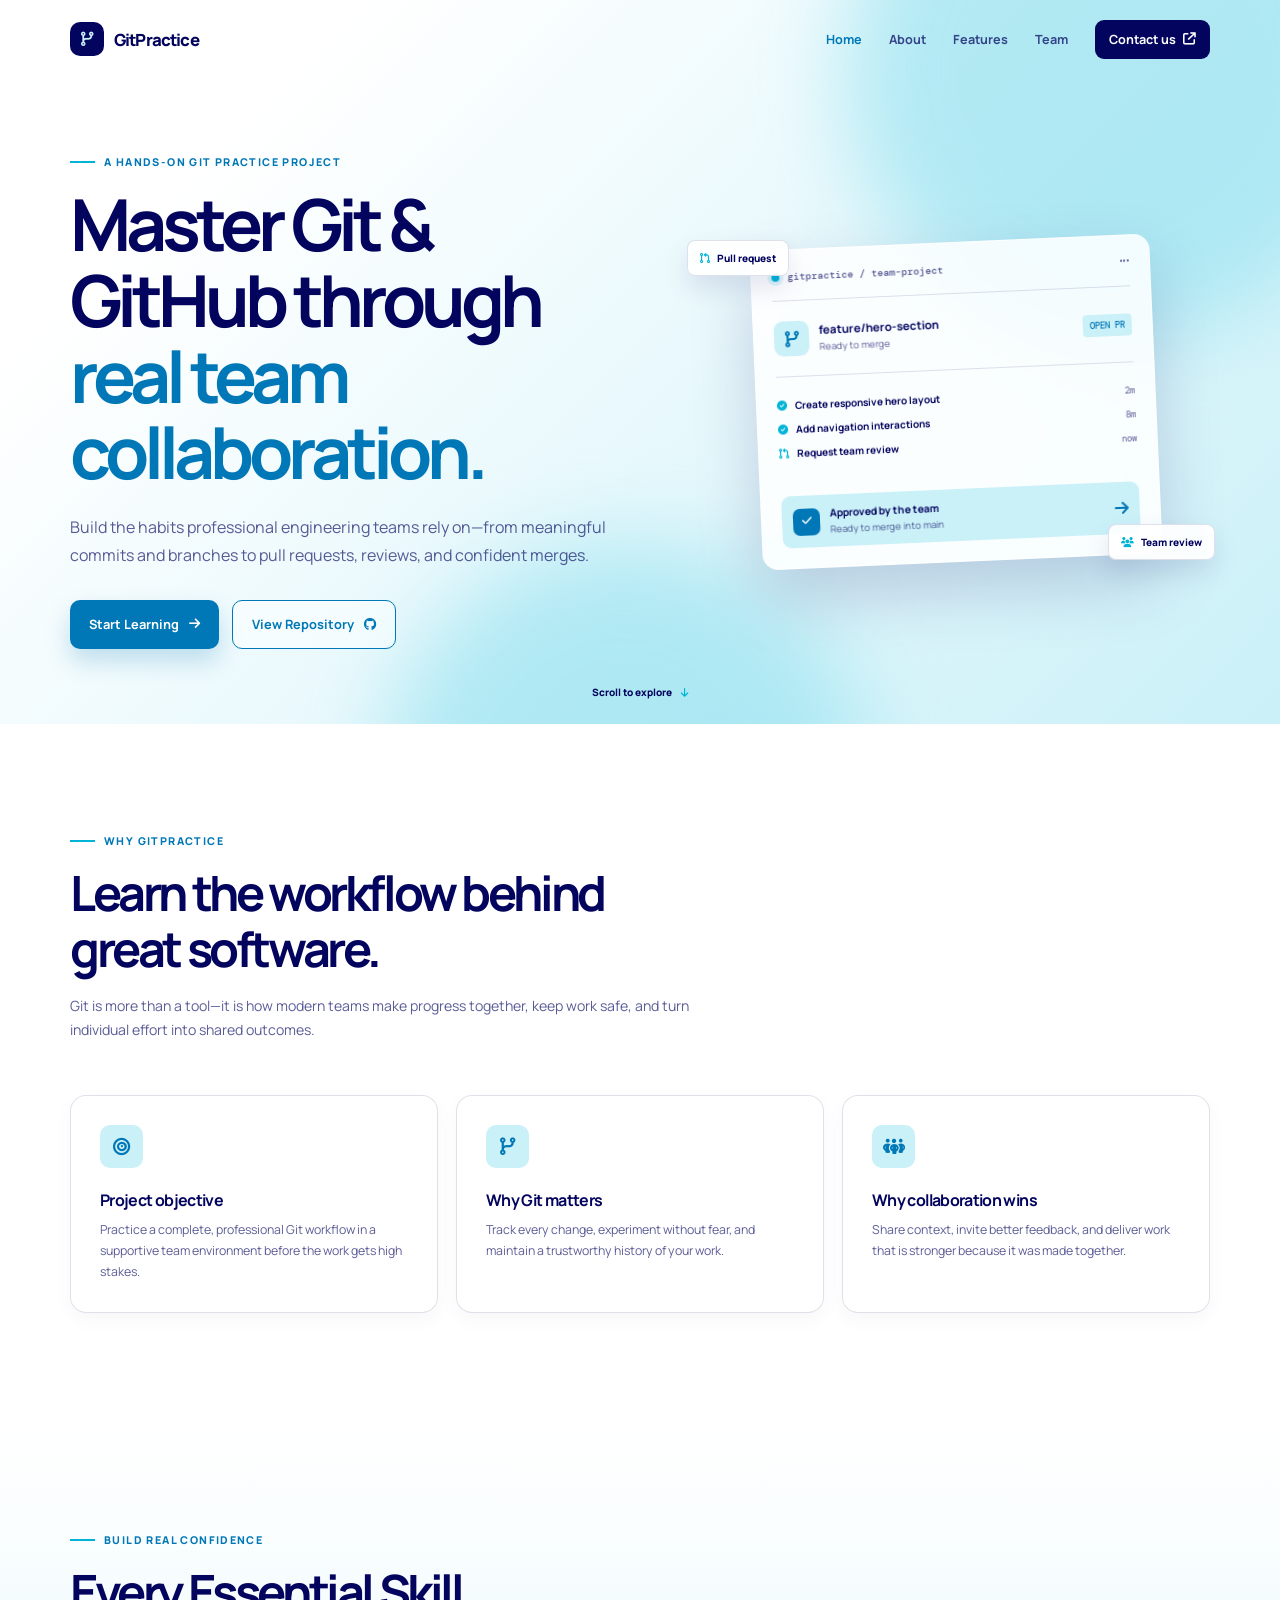
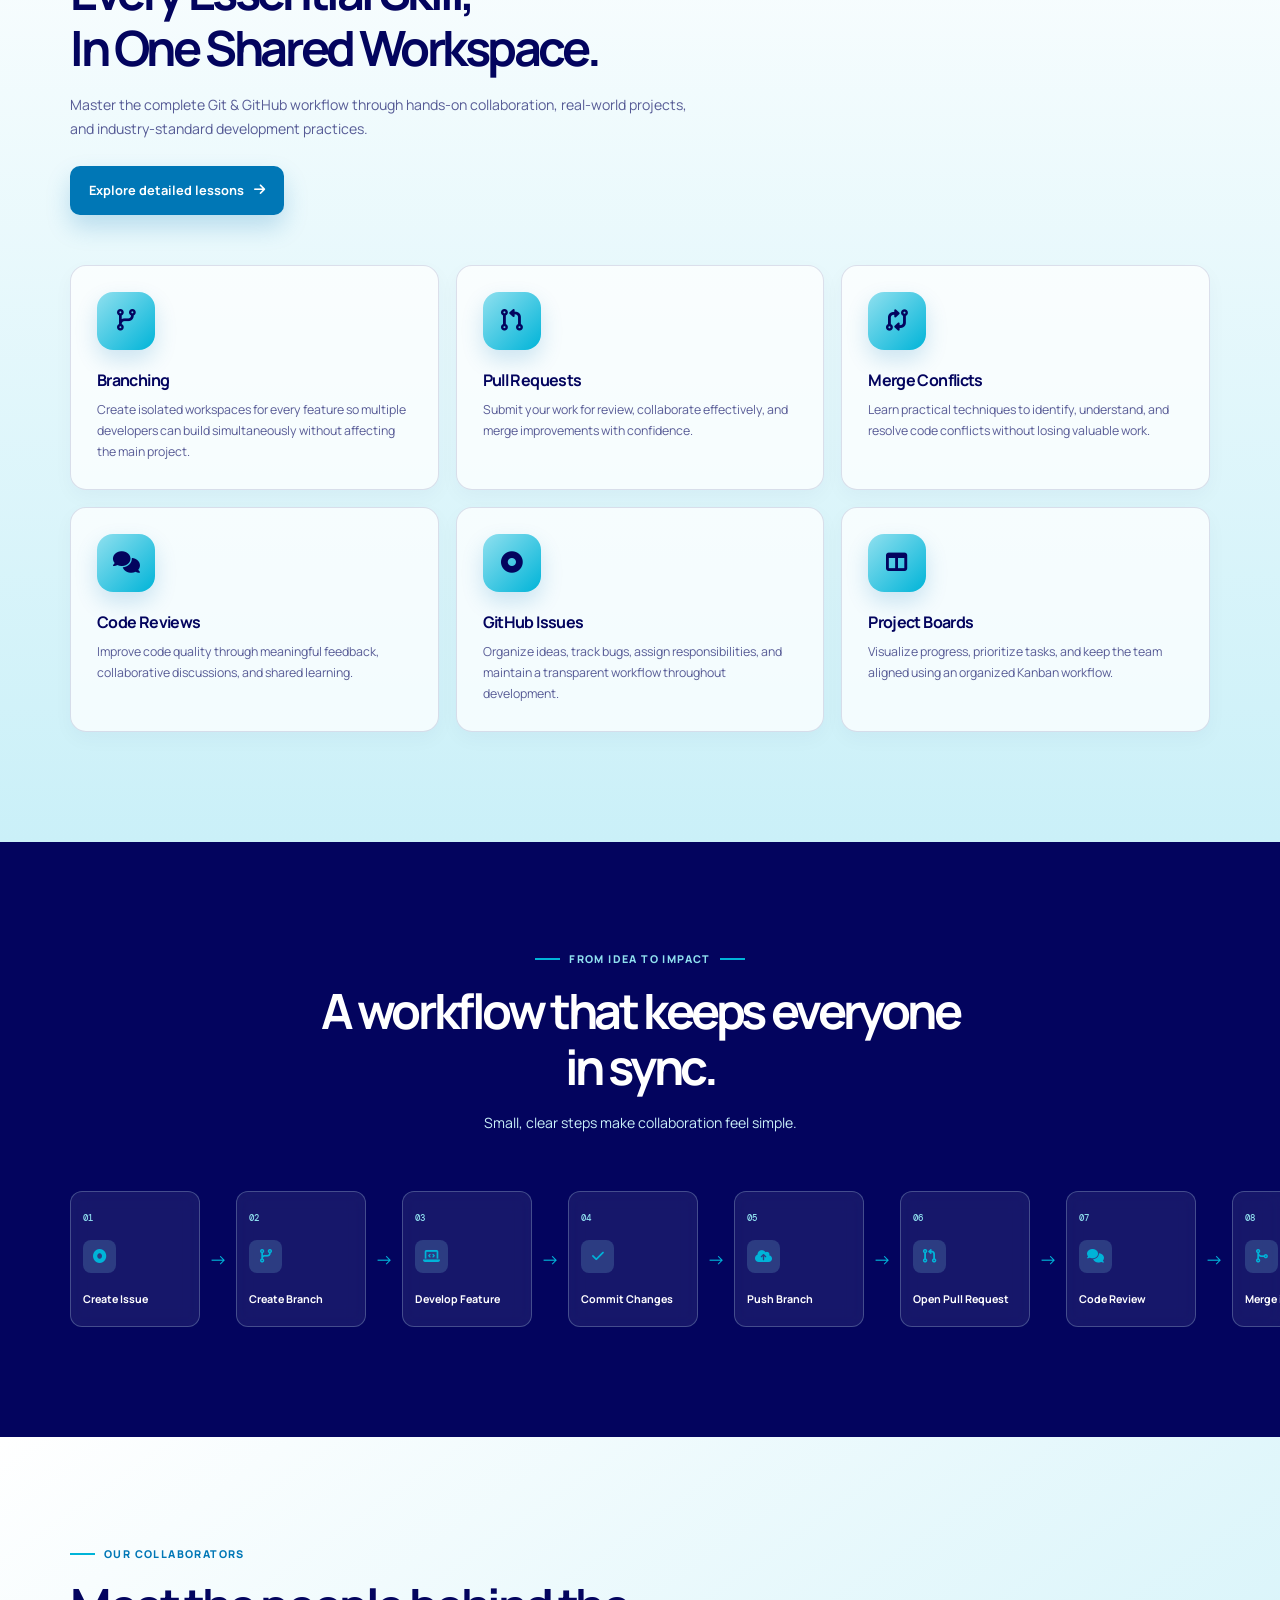
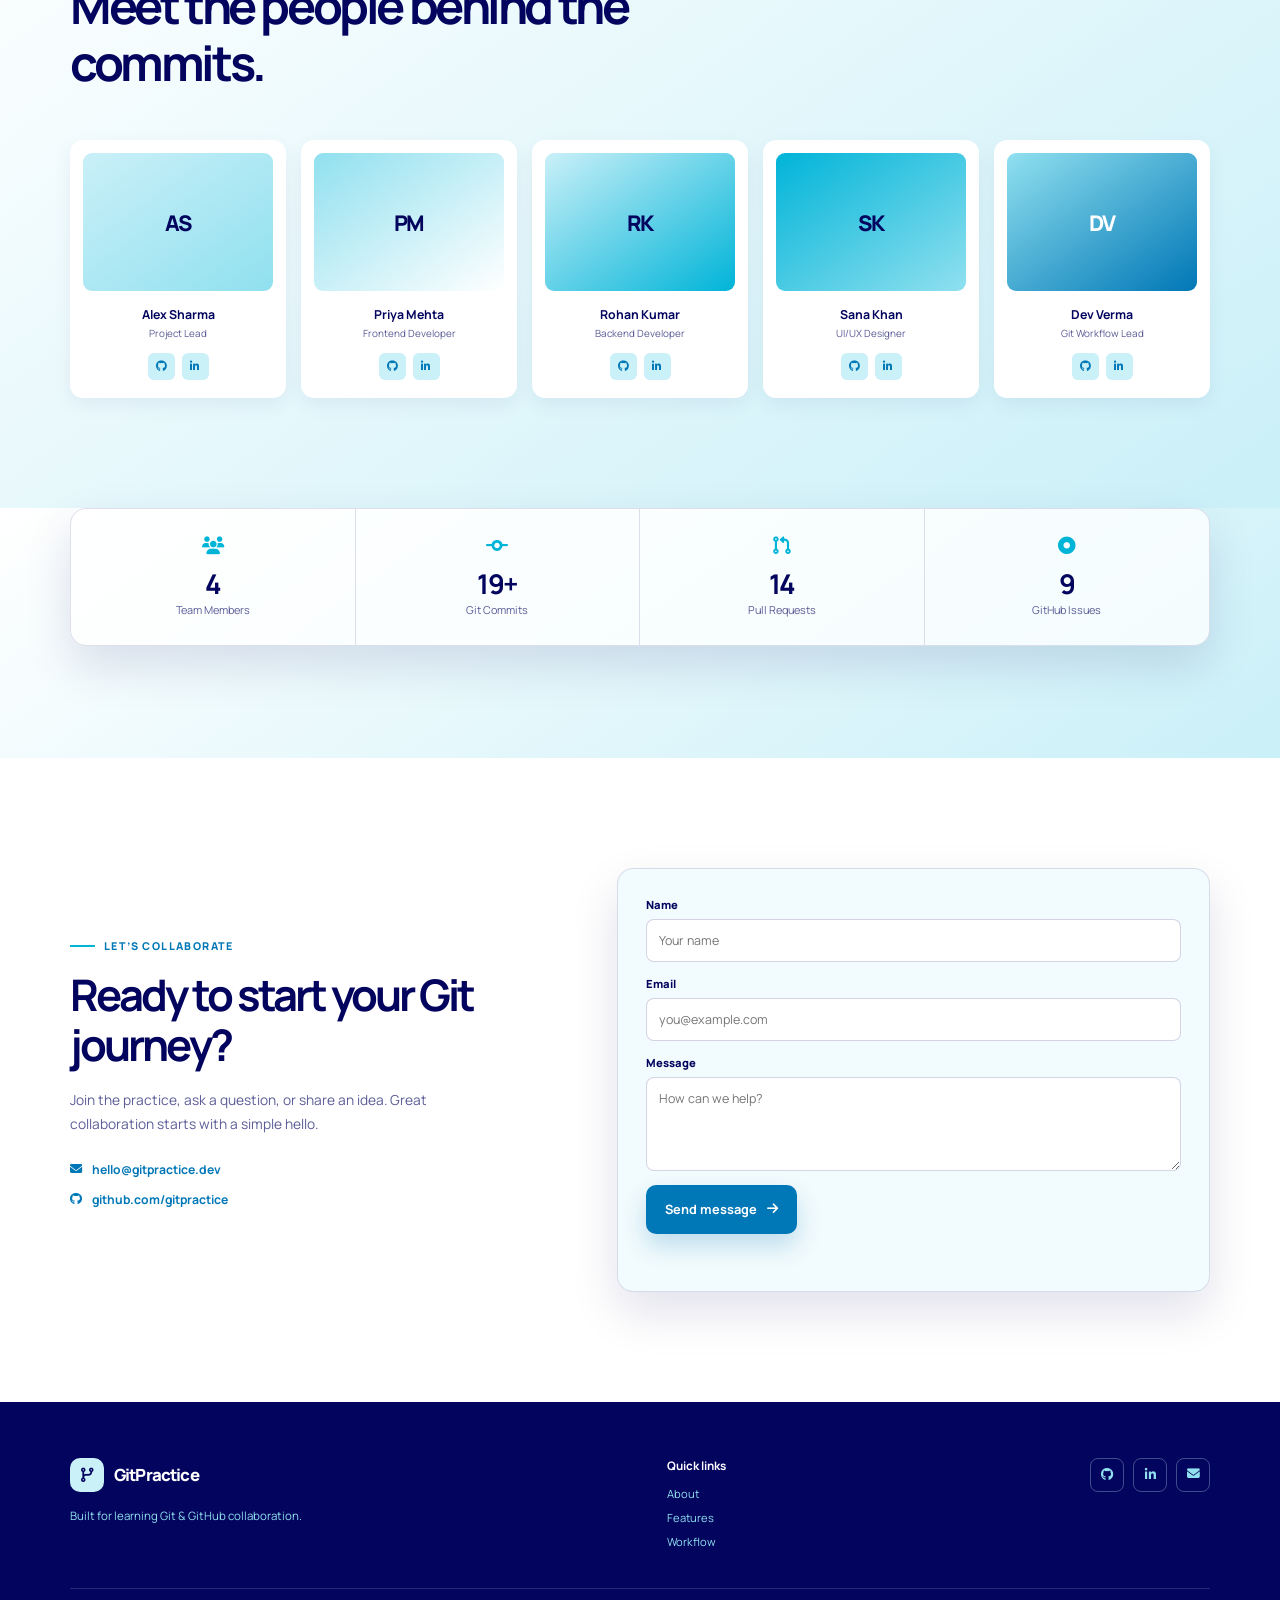
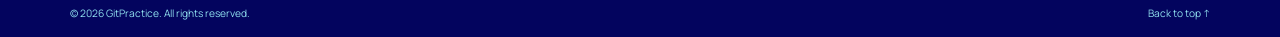
<file: src/home/index.html>
<!doctype html>
<html lang="en">
  <head>
    <meta charset="UTF-8" />
    <meta name="viewport" content="width=device-width,initial-scale=1.0" />
    <meta
      name="description"
      content="GitPractice teaches professional Git and GitHub workflows through real team collaboration."
    />
    <title>GitPractice — Learn Git Together</title>
    <link rel="preconnect" href="https://fonts.googleapis.com" />
    <link rel="preconnect" href="https://fonts.gstatic.com" crossorigin />
    <link
      href="https://fonts.googleapis.com/css2?family=DM+Mono:wght@400;500&family=Manrope:wght@400;500;600;700;800&display=swap"
      rel="stylesheet"
    />
    <link
      rel="stylesheet"
      href="https://cdnjs.cloudflare.com/ajax/libs/font-awesome/6.7.2/css/all.min.css"
    />
    <link rel="stylesheet" href="./index.css" />
  </head>
  <body>
    <header class="site-header">
      <div class="nav container">
        <a class="brand" href="#hero"
          ><span><i class="fa-solid fa-code-branch"></i></span>GitPractice</a
        ><button
          class="menu-toggle"
          aria-label="Open navigation"
          aria-expanded="false"
        >
          <i class="fa-solid fa-bars"></i>
        </button>
        <nav class="site-nav" aria-label="Primary navigation">
          <a class="active" href="#hero">Home</a><a href="#about">About</a
          ><a href="../features/index.html">Features</a><a href="#team">Team</a
          ><a class="nav-contact" href="#contact"
            >Contact us <i class="fa-solid fa-arrow-up-right-from-square"></i
          ></a>
        </nav>
      </div>
    </header>
    <main>
      <section id="hero" class="hero">
        <div class="glow glow-one"></div>
        <div class="glow glow-two"></div>
        <div class="hero-grid container">
          <div class="hero-copy reveal">
            <p class="eyebrow"><span></span> A hands-on Git practice project</p>
            <h1>
              Master Git &amp; GitHub through <em>real team collaboration.</em>
            </h1>
            <p>
              Build the habits professional engineering teams rely on—from
              meaningful commits and branches to pull requests, reviews, and
              confident merges.
            </p>
            <div class="actions">
              <a class="button primary ripple" href="#about"
                >Start Learning <i class="fa-solid fa-arrow-right"></i></a
              ><a
                class="button secondary"
                href="https://github.com"
                target="_blank"
                rel="noreferrer"
                >View Repository <i class="fa-brands fa-github"></i
              ></a>
            </div>
          </div>
          <div class="hero-visual reveal">
            <div class="repo-card">
              <div class="repo-top">
                <span class="dot"></span><span>gitpractice / team-project</span
                ><i class="fa-solid fa-ellipsis"></i>
              </div>
              <div class="repo-title">
                <span><i class="fa-solid fa-code-branch"></i></span>
                <div>
                  <b>feature/hero-section</b><small>Ready to merge</small>
                </div>
                <em>OPEN PR</em>
              </div>
              <div class="commit-list">
                <p>
                  <i class="fa-solid fa-circle-check"></i> Create responsive
                  hero layout <time>2m</time>
                </p>
                <p>
                  <i class="fa-solid fa-circle-check"></i> Add navigation
                  interactions <time>8m</time>
                </p>
                <p>
                  <i class="fa-solid fa-code-pull-request"></i> Request team
                  review <time>now</time>
                </p>
              </div>
              <div class="merge-row">
                <span><i class="fa-solid fa-check"></i></span>
                <p>
                  <b>Approved by the team</b
                  ><small>Ready to merge into main</small>
                </p>
                <i class="fa-solid fa-arrow-right"></i>
              </div>
            </div>
            <div class="float-pill pill-one">
              <i class="fa-solid fa-code-pull-request"></i> Pull request
            </div>
            <div class="float-pill pill-two">
              <i class="fa-solid fa-users"></i> Team review
            </div>
          </div>
        </div>
        <a class="scroll-cue" href="#about"
          >Scroll to explore <i class="fa-solid fa-arrow-down"></i
        ></a>
      </section>

      <section id="about" class="section about">
        <div class="container">
          <div class="heading reveal">
            <p class="eyebrow"><span></span> Why GitPractice</p>
            <h2>Learn the workflow behind great software.</h2>
            <p>
              Git is more than a tool—it is how modern teams make progress
              together, keep work safe, and turn individual effort into shared
              outcomes.
            </p>
          </div>
          <div class="about-cards">
            <article class="info-card reveal">
              <span class="icon"><i class="fa-solid fa-bullseye"></i></span>
              <h3>Project objective</h3>
              <p>
                Practice a complete, professional Git workflow in a supportive
                team environment before the work gets high stakes.
              </p>
            </article>
            <article class="info-card reveal">
              <span class="icon"><i class="fa-solid fa-code-branch"></i></span>
              <h3>Why Git matters</h3>
              <p>
                Track every change, experiment without fear, and maintain a
                trustworthy history of your work.
              </p>
            </article>
            <article class="info-card reveal">
              <span class="icon"><i class="fa-solid fa-people-group"></i></span>
              <h3>Why collaboration wins</h3>
              <p>
                Share context, invite better feedback, and deliver work that is
                stronger because it was made together.
              </p>
            </article>
          </div>
        </div>
      </section>

      <section id="features" class="section features">
        <div class="container">
          <div class="heading reveal">
            <p class="eyebrow"><span></span> Build Real Confidence</p>

            <h2>
              Every Essential Skill,<br />
              In One Shared Workspace.
            </h2>

            <p class="section-description">
              Master the complete Git & GitHub workflow through hands-on
              collaboration, real-world projects, and industry-standard
              development practices.
            </p>
            <a class="button primary feature-library-link" href="../features/index.html">Explore detailed lessons <i class="fa-solid fa-arrow-right"></i></a>
          </div>

          <div class="feature-grid">
            <a class="feature-card reveal" href="../features/details.html?feature=branching">
              <div class="feature-icon">
                <i class="fa-solid fa-code-branch"></i>
              </div>

              <h3>Branching</h3>

              <p>
                Create isolated workspaces for every feature so multiple
                developers can build simultaneously without affecting the main
                project.
              </p>
            </a>

            <a class="feature-card reveal" href="../features/details.html?feature=pull-requests">
              <div class="feature-icon">
                <i class="fa-solid fa-code-pull-request"></i>
              </div>

              <h3>Pull Requests</h3>

              <p>
                Submit your work for review, collaborate effectively, and merge
                improvements with confidence.
              </p>
            </a>

            <a class="feature-card reveal" href="../features/details.html?feature=merge-conflicts">
              <div class="feature-icon">
                <i class="fa-solid fa-code-compare"></i>
              </div>

              <h3>Merge Conflicts</h3>

              <p>
                Learn practical techniques to identify, understand, and resolve
                code conflicts without losing valuable work.
              </p>
            </a>

            <a class="feature-card reveal" href="../features/details.html?feature=code-reviews">
              <div class="feature-icon">
                <i class="fa-solid fa-comments"></i>
              </div>

              <h3>Code Reviews</h3>

              <p>
                Improve code quality through meaningful feedback, collaborative
                discussions, and shared learning.
              </p>
            </a>

            <a class="feature-card reveal" href="../features/details.html?feature=github-issues">
              <div class="feature-icon">
                <i class="fa-solid fa-circle-dot"></i>
              </div>

              <h3>GitHub Issues</h3>

              <p>
                Organize ideas, track bugs, assign responsibilities, and
                maintain a transparent workflow throughout development.
              </p>
            </a>

            <a class="feature-card reveal" href="../features/details.html?feature=project-boards">
              <div class="feature-icon">
                <i class="fa-solid fa-table-columns"></i>
              </div>

              <h3>Project Boards</h3>

              <p>
                Visualize progress, prioritize tasks, and keep the team aligned
                using an organized Kanban workflow.
              </p>
            </a>
          </div>
        </div>
      </section>

      <section id="workflow" class="section workflow">
        <div class="container">
          <div class="heading center reveal">
            <p class="eyebrow">
              <span></span> From idea to impact <span></span>
            </p>
            <h2>A workflow that keeps everyone in sync.</h2>
            <p>Small, clear steps make collaboration feel simple.</p>
          </div>
          <div class="workflow-track">
            <article class="step reveal">
              <b>01</b><i class="fa-solid fa-circle-dot"></i>
              <h3>Create Issue</h3>
            </article>
            <span class="arrow">→</span>
            <article class="step reveal">
              <b>02</b><i class="fa-solid fa-code-branch"></i>
              <h3>Create Branch</h3>
            </article>
            <span class="arrow">→</span>
            <article class="step reveal">
              <b>03</b><i class="fa-solid fa-laptop-code"></i>
              <h3>Develop Feature</h3>
            </article>
            <span class="arrow">→</span>
            <article class="step reveal">
              <b>04</b><i class="fa-solid fa-check"></i>
              <h3>Commit Changes</h3>
            </article>
            <span class="arrow">→</span>
            <article class="step reveal">
              <b>05</b><i class="fa-solid fa-cloud-arrow-up"></i>
              <h3>Push Branch</h3>
            </article>
            <span class="arrow">→</span>
            <article class="step reveal">
              <b>06</b><i class="fa-solid fa-code-pull-request"></i>
              <h3>Open Pull Request</h3>
            </article>
            <span class="arrow">→</span>
            <article class="step reveal">
              <b>07</b><i class="fa-solid fa-comments"></i>
              <h3>Code Review</h3>
            </article>
            <span class="arrow">→</span>
            <article class="step reveal">
              <b>08</b><i class="fa-solid fa-code-merge"></i>
              <h3>Merge into Main</h3>
            </article>
          </div>
        </div>
      </section>

      <section id="team" class="section team">
        <div class="container">
          <div class="heading reveal">
            <p class="eyebrow"><span></span> Our collaborators</p>
            <h2>Meet the people behind the commits.</h2>
          </div>
          <div class="team-grid">
            <article class="member reveal">
              <div class="avatar a1">AS</div>
              <h3>Alex Sharma</h3>
              <p>Project Lead</p>
              <div>
                <a href="#contact" aria-label="Alex's GitHub"
                  ><i class="fa-brands fa-github"></i></a
                ><a href="#contact" aria-label="Alex's LinkedIn"
                  ><i class="fa-brands fa-linkedin-in"></i
                ></a>
              </div>
            </article>
            <article class="member reveal">
              <div class="avatar a2">PM</div>
              <h3>Priya Mehta</h3>
              <p>Frontend Developer</p>
              <div>
                <a href="#contact"><i class="fa-brands fa-github"></i></a
                ><a href="#contact"><i class="fa-brands fa-linkedin-in"></i></a>
              </div>
            </article>
            <article class="member reveal">
              <div class="avatar a3">RK</div>
              <h3>Rohan Kumar</h3>
              <p>Backend Developer</p>
              <div>
                <a href="#contact"><i class="fa-brands fa-github"></i></a
                ><a href="#contact"><i class="fa-brands fa-linkedin-in"></i></a>
              </div>
            </article>
            <article class="member reveal">
              <div class="avatar a4">SK</div>
              <h3>Sana Khan</h3>
              <p>UI/UX Designer</p>
              <div>
                <a href="#contact"><i class="fa-brands fa-github"></i></a
                ><a href="#contact"><i class="fa-brands fa-linkedin-in"></i></a>
              </div>
            </article>
            <article class="member reveal">
              <div class="avatar a5">DV</div>
              <h3>Dev Verma</h3>
              <p>Git Workflow Lead</p>
              <div>
                <a href="#contact"><i class="fa-brands fa-github"></i></a
                ><a href="#contact"><i class="fa-brands fa-linkedin-in"></i></a>
              </div>
            </article>
          </div>
        </div>
      </section>

      <section id="stats" class="stats-section">
        <div class="stats container">
          <article class="stat reveal">
            <i class="fa-solid fa-users"></i><strong data-count="5">0</strong
            ><span>Team Members</span>
          </article>
          <article class="stat reveal">
            <i class="fa-solid fa-code-commit"></i
            ><strong data-count="20" data-suffix="+">0</strong
            ><span>Git Commits</span>
          </article>
          <article class="stat reveal">
            <i class="fa-solid fa-code-pull-request"></i
            ><strong data-count="15">0</strong><span>Pull Requests</span>
          </article>
          <article class="stat reveal">
            <i class="fa-solid fa-circle-dot"></i
            ><strong data-count="10">0</strong><span>GitHub Issues</span>
          </article>
        </div>
      </section>

      <section id="contact" class="section contact">
        <div class="container contact-grid">
          <div class="contact-copy reveal">
            <p class="eyebrow"><span></span> Let’s collaborate</p>
            <h2>Ready to start your Git journey?</h2>
            <p>
              Join the practice, ask a question, or share an idea. Great
              collaboration starts with a simple hello.
            </p>
            <a href="mailto:hello@gitpractice.dev"
              ><i class="fa-solid fa-envelope"></i> hello@gitpractice.dev</a
            ><a href="https://github.com" target="_blank" rel="noreferrer"
              ><i class="fa-brands fa-github"></i> github.com/gitpractice</a
            >
          </div>
          <form class="contact-form reveal">
            <label
              >Name<input
                type="text"
                name="name"
                autocomplete="name"
                placeholder="Your name"
                required /></label
            ><label
              >Email<input
                type="email"
                name="email"
                autocomplete="email"
                placeholder="you@example.com"
                required /></label
            ><label
              >Message<textarea
                name="message"
                rows="4"
                placeholder="How can we help?"
                required
              ></textarea></label
            ><button class="button primary ripple" type="submit">
              Send message <i class="fa-solid fa-arrow-right"></i>
            </button>
            <p class="form-status" aria-live="polite"></p>
          </form>
        </div>
      </section>
    </main>
    <footer>
      <div class="footer container">
        <div>
          <a class="brand" href="#hero"
            ><span><i class="fa-solid fa-code-branch"></i></span>GitPractice</a
          >
          <p>Built for learning Git &amp; GitHub collaboration.</p>
        </div>
        <div class="quick">
          <b>Quick links</b><a href="#about">About</a
          ><a href="./features/index.html">Features</a><a href="#workflow">Workflow</a>
        </div>
        <div class="social">
          <a href="https://github.com" aria-label="GitHub"
            ><i class="fa-brands fa-github"></i></a
          ><a href="#contact" aria-label="LinkedIn"
            ><i class="fa-brands fa-linkedin-in"></i></a
          ><a href="mailto:hello@gitpractice.dev" aria-label="Email"
            ><i class="fa-solid fa-envelope"></i
          ></a>
        </div>
      </div>
      <div class="copyright container">
        © 2026 GitPractice. All rights reserved.
        <a href="#hero">Back to top ↑</a>
      </div>
    </footer>
    <script src="./index.js"></script>
  </body>
</html>
</file>
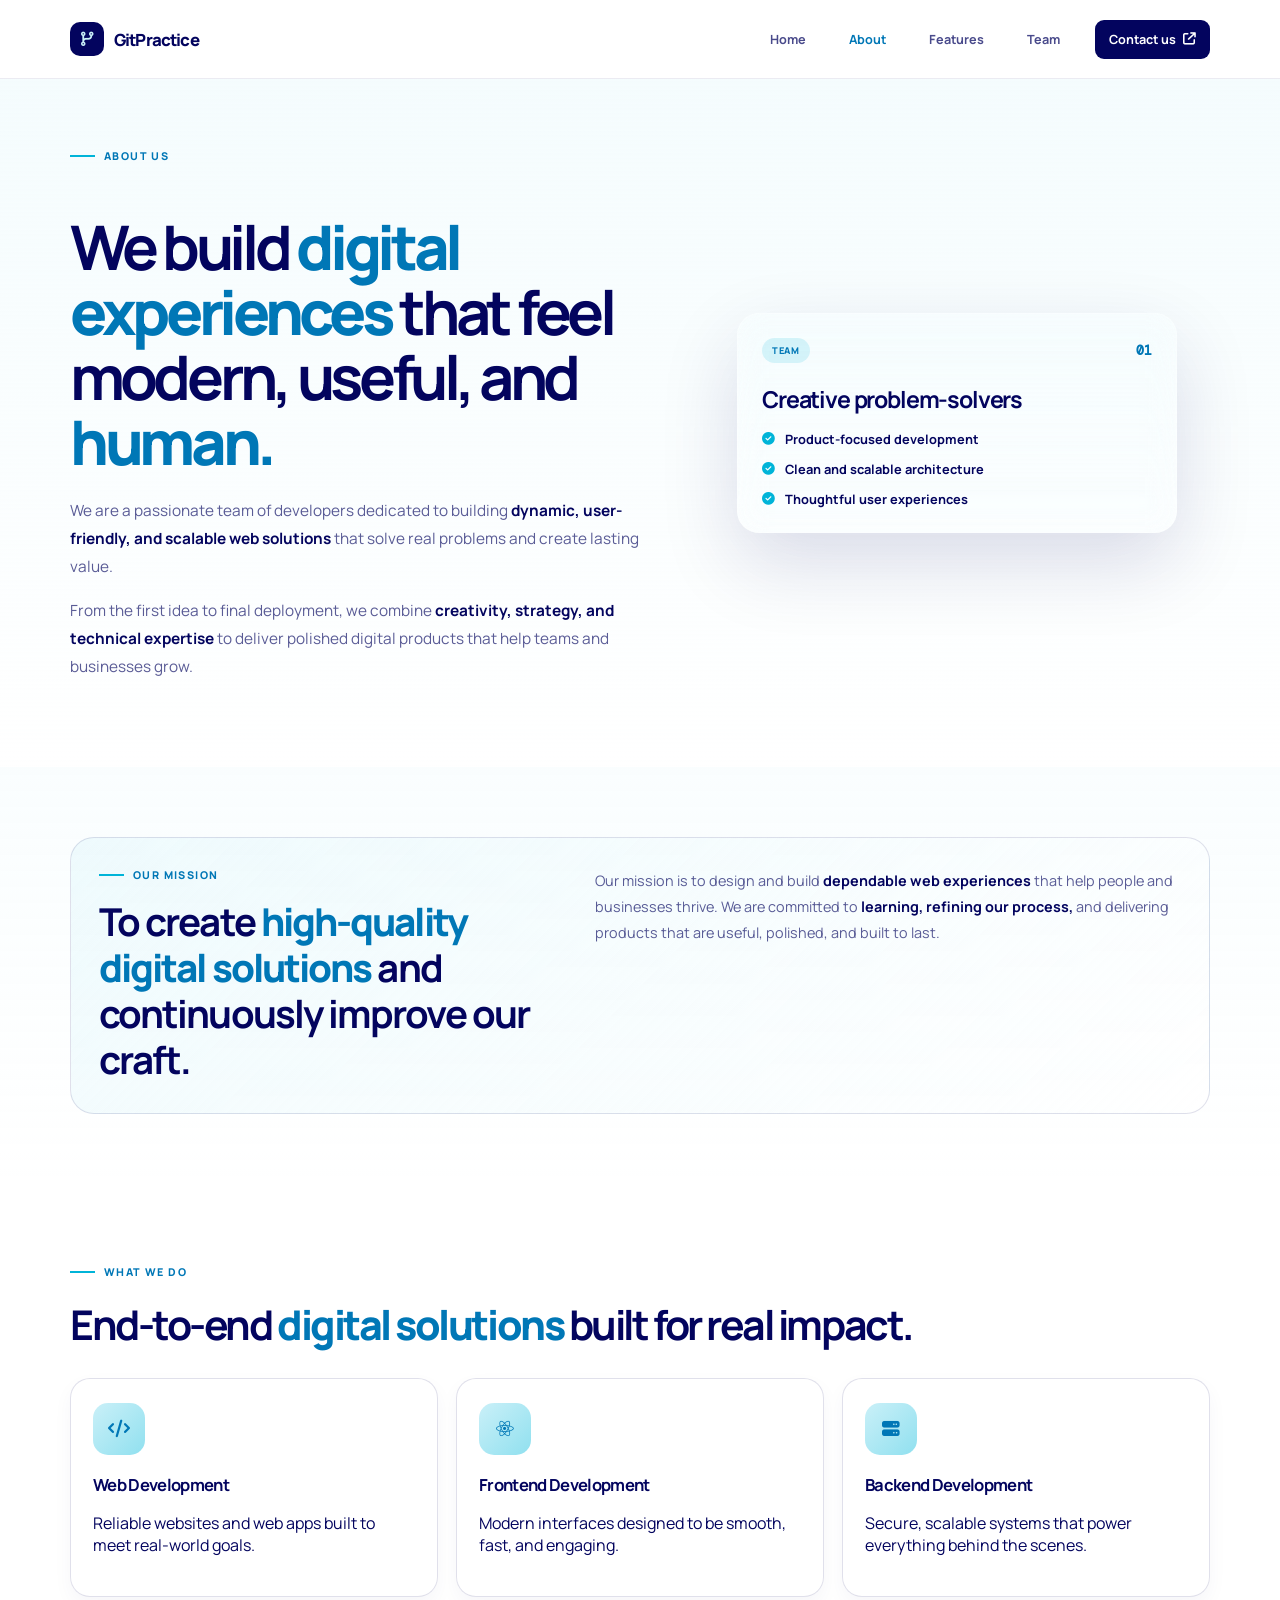
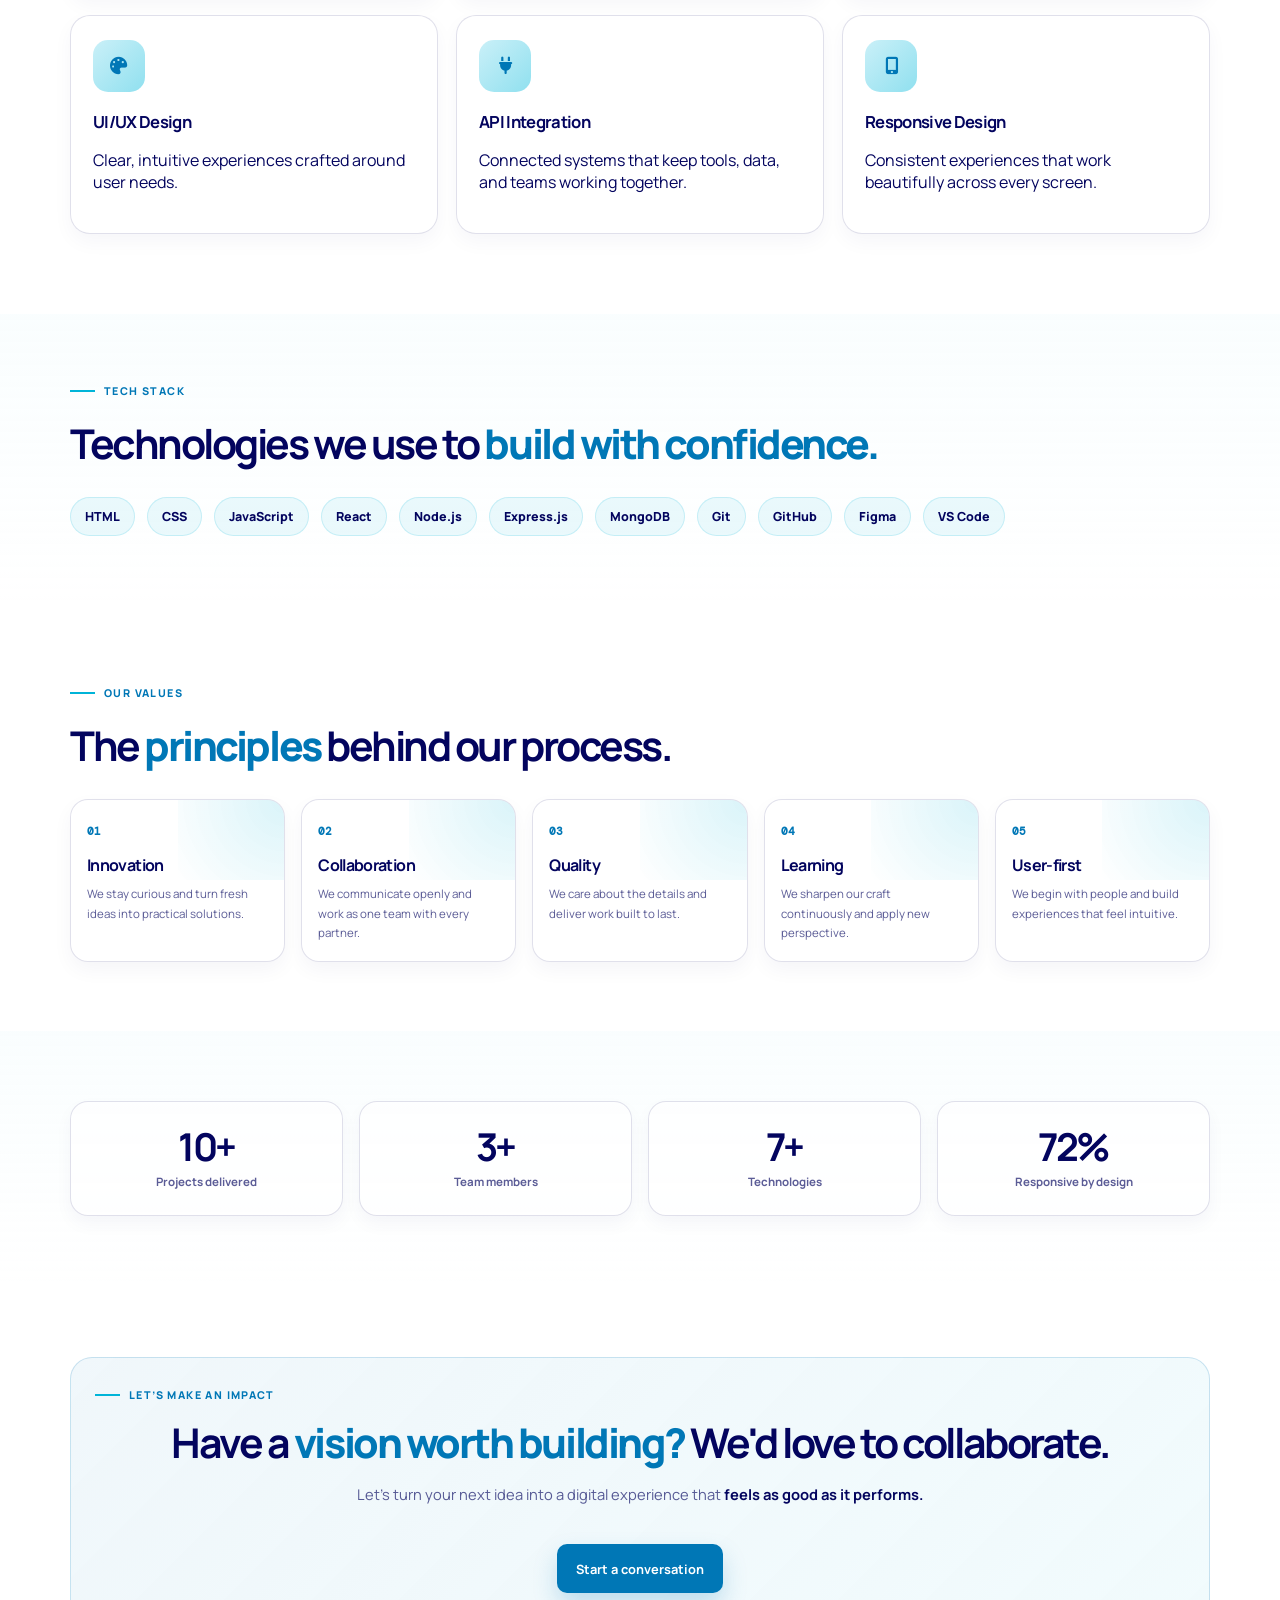
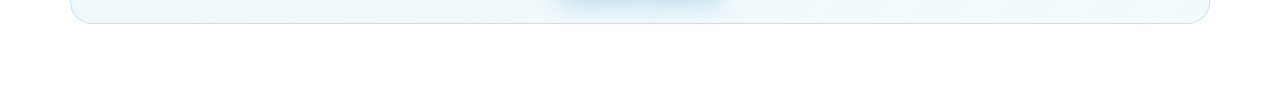
<file: About/about.html>
﻿<!doctype html>
<html lang="en">
  <head>
    <meta charset="UTF-8" />
    <meta name="viewport" content="width=device-width,initial-scale=1.0" />
    <meta
      name="description"
      content="GitPractice teaches professional Git and GitHub workflows through real team collaboration."
    />
    <title>About | GitPractice</title>
    <link rel="preconnect" href="https://fonts.googleapis.com" />
    <link rel="preconnect" href="https://fonts.gstatic.com" crossorigin />
    <link
      href="https://fonts.googleapis.com/css2?family=DM+Mono:wght@400;500&family=Manrope:wght@400;500;600;700;800&display=swap"
      rel="stylesheet"
    />
    <link
      rel="stylesheet"
      href="https://cdnjs.cloudflare.com/ajax/libs/font-awesome/6.7.2/css/all.min.css"
    />
    <link rel="stylesheet" href="./about.css" />
    <script src="./about.js" defer></script>
  </head>
  <body>
    <header class="site-header">
      <div class="nav container">
        <a class="brand" href="../index.html"
          ><span><i class="fa-solid fa-code-branch"></i></span>GitPractice</a
        >
        <button class="menu-toggle" aria-label="Open navigation" aria-expanded="false">
          <i class="fa-solid fa-bars"></i>
        </button>
        <nav class="site-nav" aria-label="Primary navigation">
          <a href="../index.html">Home</a>
          <a class="active" href="./about.html">About</a>
          <a href="../src/features/index.html">Features</a>
          <a href="../index.html#team">Team</a>
          <a class="nav-contact" href="../index.html#contact"
            >Contact us <i class="fa-solid fa-arrow-up-right-from-square"></i
          ></a>
        </nav>
      </div>
    </header>

    <main>
      <section class="section about reveal">
        <div class="container about-top">
          <div class="about-copy">
            <p class="eyebrow"><span></span> About us</p>
            <h1>We build <em>digital experiences</em> that feel modern, useful, and <em>human.</em></h1>
            <p>
              We are a passionate team of developers dedicated to building <strong>dynamic,
              user-friendly, and scalable web solutions</strong> that solve real problems and
              create lasting value.
            </p>
            <p>
              From the first idea to final deployment, we combine <strong>creativity, strategy,
              and technical expertise</strong> to deliver polished digital products that help
              teams and businesses grow.
            </p>
          </div>

          <div class="about-visual">
            <div class="glass-card">
              <div class="glass-header">
                <span class="tag">Team</span>
                <span class="mini-index">01</span>
              </div>
              <h3>Creative problem-solvers</h3>
              <ul>
                <li><i class="fa-solid fa-circle-check"></i> Product-focused development</li>
                <li><i class="fa-solid fa-circle-check"></i> Clean and scalable architecture</li>
                <li><i class="fa-solid fa-circle-check"></i> Thoughtful user experiences</li>
              </ul>
            </div>
          </div>
        </div>
      </section>

      <section class="section reveal">
        <div class="container about-mission">
          <div class="mission-copy">
            <p class="eyebrow"><span></span> Our mission</p>
            <h2>To create <em>high-quality digital solutions</em> and continuously improve our craft.</h2>
          </div>
          <p>
            Our mission is to design and build <strong>dependable web experiences</strong> that help
            people and businesses thrive. We are committed to <strong>learning, refining our
            process,</strong> and delivering products that are useful, polished, and built to last.
          </p>
        </div>
      </section>

      <section class="section services-block reveal">
        <div class="container">
          <div class="section-head">
            <p class="eyebrow"><span></span> What we do</p>
            <h2>End-to-end <em>digital solutions</em> built for real impact.</h2>
          </div>

          <div class="services-grid">
            <article class="service-card">
              <span class="service-icon"><i class="fa-solid fa-code"></i></span>
              <h4>Web Development</h4>
              <p>Reliable websites and web apps built to meet real-world goals.</p>
            </article>
            <article class="service-card">
              <span class="service-icon"><i class="fa-brands fa-react"></i></span>
              <h4>Frontend Development</h4>
              <p>Modern interfaces designed to be smooth, fast, and engaging.</p>
            </article>
            <article class="service-card">
              <span class="service-icon"><i class="fa-solid fa-server"></i></span>
              <h4>Backend Development</h4>
              <p>Secure, scalable systems that power everything behind the scenes.</p>
            </article>
            <article class="service-card">
              <span class="service-icon"><i class="fa-solid fa-palette"></i></span>
              <h4>UI/UX Design</h4>
              <p>Clear, intuitive experiences crafted around user needs.</p>
            </article>
            <article class="service-card">
              <span class="service-icon"><i class="fa-solid fa-plug"></i></span>
              <h4>API Integration</h4>
              <p>Connected systems that keep tools, data, and teams working together.</p>
            </article>
            <article class="service-card">
              <span class="service-icon"><i class="fa-solid fa-mobile-screen-button"></i></span>
              <h4>Responsive Design</h4>
              <p>Consistent experiences that work beautifully across every screen.</p>
            </article>
          </div>
        </div>
      </section>

      <section class="section tech-block reveal">
        <div class="container">
          <div class="section-head">
            <p class="eyebrow"><span></span> Tech stack</p>
            <h2>Technologies we use to <em>build with confidence.</em></h2>
          </div>
          <div class="tech-list" aria-label="Technology stack">
            <span>HTML</span>
            <span>CSS</span>
            <span>JavaScript</span>
            <span>React</span>
            <span>Node.js</span>
            <span>Express.js</span>
            <span>MongoDB</span>
            <span>Git</span>
            <span>GitHub</span>
            <span>Figma</span>
            <span>VS Code</span>
          </div>
        </div>
      </section>

      <section class="section values-block reveal">
        <div class="container">
          <div class="section-head">
            <p class="eyebrow"><span></span> Our values</p>
            <h2>The <em>principles</em> behind our process.</h2>
          </div>

          <div class="values-grid">
            <article class="value-card">
              <span>01</span>
              <h4>Innovation</h4>
              <p>We stay curious and turn fresh ideas into practical solutions.</p>
            </article>
            <article class="value-card">
              <span>02</span>
              <h4>Collaboration</h4>
              <p>We communicate openly and work as one team with every partner.</p>
            </article>
            <article class="value-card">
              <span>03</span>
              <h4>Quality</h4>
              <p>We care about the details and deliver work built to last.</p>
            </article>
            <article class="value-card">
              <span>04</span>
              <h4>Learning</h4>
              <p>We sharpen our craft continuously and apply new perspective.</p>
            </article>
            <article class="value-card">
              <span>05</span>
              <h4>User-first</h4>
              <p>We begin with people and build experiences that feel intuitive.</p>
            </article>
          </div>
        </div>
      </section>

      <section class="section reveal">
        <div class="container stats-grid">
          <div class="stat-card">
            <strong data-count="15" data-suffix="+">0</strong>
            <span>Projects delivered</span>
          </div>
          <div class="stat-card">
            <strong data-count="5" data-suffix="+">0</strong>
            <span>Team members</span>
          </div>
          <div class="stat-card">
            <strong data-count="10" data-suffix="+">0</strong>
            <span>Technologies</span>
          </div>
          <div class="stat-card">
            <strong data-count="100" data-suffix="%">0</strong>
            <span>Responsive by design</span>
          </div>
        </div>
      </section>

      <section class="section reveal">
        <div class="container about-close">
          <p class="eyebrow"><span></span> Let’s make an impact</p>
          <h2>Have a <em>vision worth building?</em> We'd love to collaborate.</h2>
          <p>
            Let's turn your next idea into a digital experience that <strong>feels as good as it performs.</strong>
          </p>
          <a class="button primary" href="../index.html#contact">Start a conversation</a>
        </div>
      </section>
    </main>
  </body>
</html>
</file>
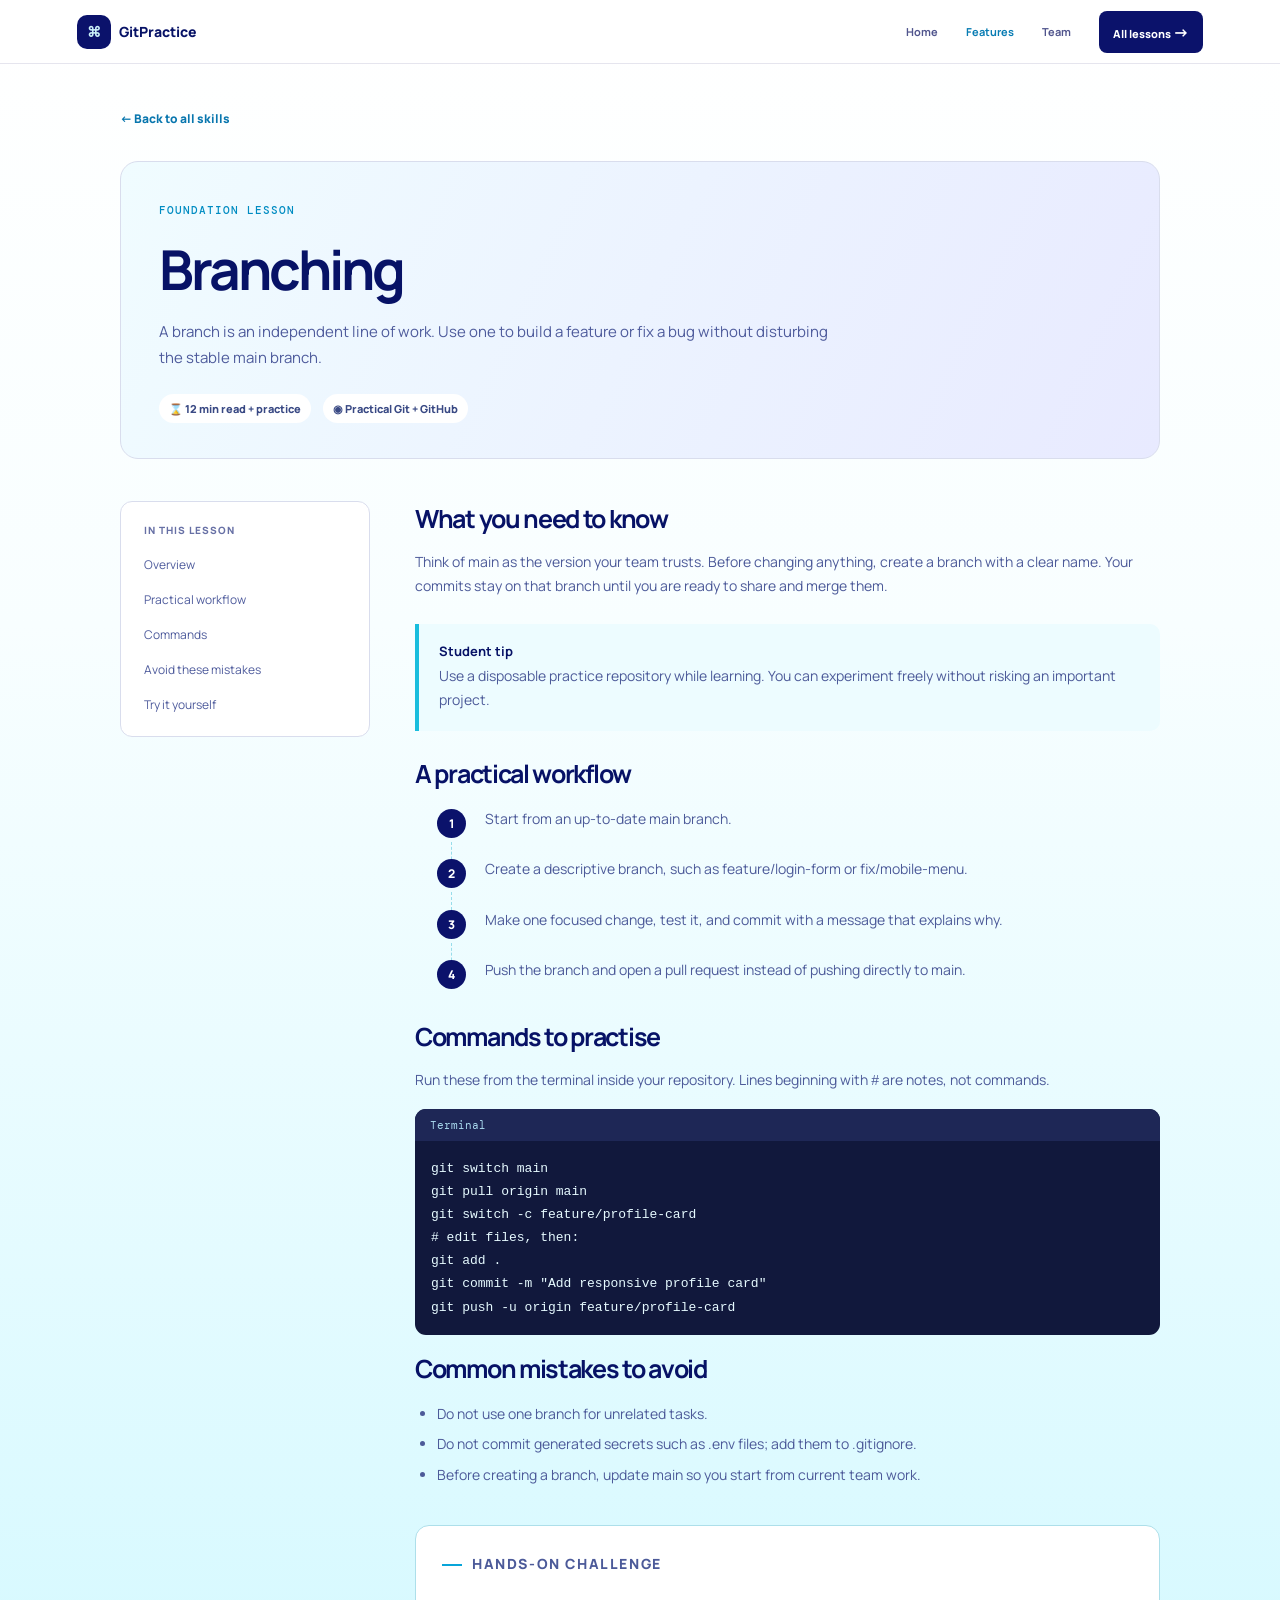
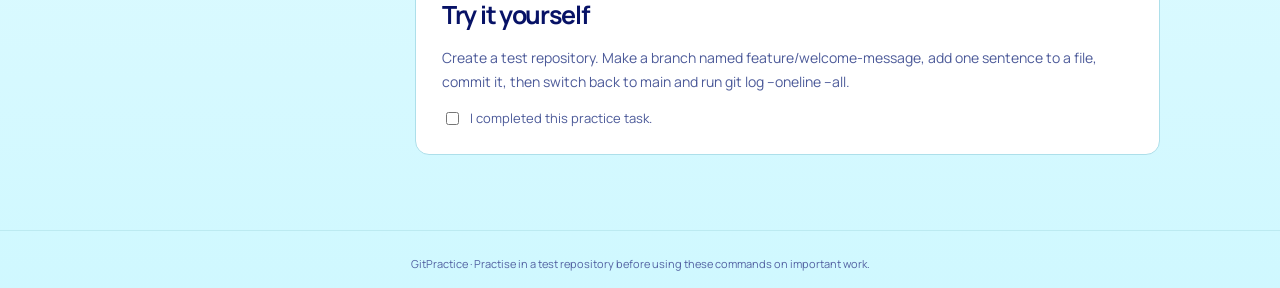
<file: src/features/details.html>
<!doctype html>
<html lang="en">
  <head>
    <meta charset="UTF-8" />
    <meta name="viewport" content="width=device-width, initial-scale=1.0" />
    <meta name="description" content="A practical Git and GitHub lesson." />
    <title>GitPractice | Lesson</title>
    <link rel="preconnect" href="https://fonts.googleapis.com" />
    <link rel="preconnect" href="https://fonts.gstatic.com" crossorigin />
    <link
      href="https://fonts.googleapis.com/css2?family=DM+Mono:wght@400;500&family=Manrope:wght@400;500;600;700;800&display=swap"
      rel="stylesheet"
    />
    <link rel="stylesheet" href="index.css" />
    <script src="details.js" defer></script>
  </head>
  <body>
    <header class="site-header">
      <a class="brand" href="../../index.html"
        ><span class="brand-mark">⌘</span>GitPractice</a
      >
      <nav aria-label="Primary navigation">
        <a href="./index.html">Home</a
        ><a class="active" href="index.html">Features</a
        ><a href="../index.html#team">Team</a>
      </nav>
      <a class="header-button" href="index.html">All lessons <span>→</span></a>
    </header>
    <main class="lesson-shell">
      <a class="back-link" href="index.html">← Back to all skills</a>
      <section
        id="lesson-hero"
        class="lesson-hero"
        aria-live="polite"
      ></section>
      <div class="lesson-layout">
        <aside class="lesson-nav" aria-label="On this page">
          <p>In this lesson</p>
          <a href="#overview">Overview</a
          ><a href="#workflow">Practical workflow</a
          ><a href="#commands">Commands</a
          ><a href="#mistakes">Avoid these mistakes</a
          ><a href="#exercise">Try it yourself</a>
        </aside>
        <article id="lesson-content" class="lesson-content"></article>
      </div>
    </main>
    <footer>
      GitPractice · Practise in a test repository before using these commands on
      important work.
    </footer>
  </body>
</html>
</file>
<file: src/index.css>
:root {
  --primary: #03045e;
  --secondary: #0077b6;
  --accent: #00b4d8;
  --light: #90e0ef;
  --background: #caf0f8;
  --white: #fff;
  --text: var(--primary);
  --muted: rgba(3, 4, 94, 0.65);
  --line: rgba(3, 4, 94, 0.12);
  --radius: 16px;
  --shadow: 0 20px 48px rgba(3, 4, 94, 0.12);
}
* {
  box-sizing: border-box;
}
html {
  scroll-behavior: smooth;
}
body {
  margin: 0;
  background: var(--white);
  color: var(--text);
  font-family: Manrope, Arial, sans-serif;
}
a {
  color: inherit;
  text-decoration: none;
}
.container {
  width: min(1140px, calc(100% - 48px));
  margin: auto;
}
.site-header {
  position: fixed;
  z-index: 10;
  inset: 0 0 auto;
  transition: 0.25s;
}
.site-header.scrolled {
  border-bottom: 1px solid var(--line);
  background: rgba(255, 255, 255, 0.84);
  box-shadow: 0 8px 25px rgba(3, 4, 94, 0.06);
  backdrop-filter: blur(17px);
}
.nav {
  height: 78px;
  display: flex;
  align-items: center;
  justify-content: space-between;
}
.brand {
  display: flex;
  align-items: center;
  gap: 10px;
  font-size: 1.05rem;
  font-weight: 800;
  letter-spacing: -0.05em;
}
.brand span {
  display: grid;
  width: 34px;
  height: 34px;
  place-items: center;
  border-radius: 10px;
  background: var(--primary);
  color: var(--background);
  font-size: 0.9rem;
}
.site-nav {
  display: flex;
  align-items: center;
  gap: 27px;
}
.site-nav > a {
  color: rgba(3, 4, 94, 0.72);
  font-size: 0.79rem;
  font-weight: 700;
}
.site-nav > a:hover,
.site-nav .active {
  color: var(--secondary);
}
.site-nav .nav-contact {
  display: flex;
  align-items: center;
  gap: 7px;
  padding: 11px 14px;
  border-radius: 9px;
  background: var(--primary);
  color: var(--white);
}
.menu-toggle {
  display: none;
  border: 0;
  background: none;
  color: var(--primary);
  font-size: 1.3rem;
}
.hero {
  position: relative;
  min-height: 690px;
  overflow: hidden;
  padding: 155px 0 75px;
  background: linear-gradient(135deg, var(--white) 18%, var(--background));
  isolation: isolate;
}
.glow {
  position: absolute;
  z-index: -1;
  border-radius: 50%;
  background: var(--light);
  filter: blur(45px);
  opacity: 0.62;
}
.glow-one {
  top: -200px;
  right: -105px;
  width: 540px;
  height: 540px;
}
.glow-two {
  bottom: -300px;
  left: 30%;
  width: 480px;
  height: 480px;
}
.hero-grid {
  display: grid;
  grid-template-columns: 1.05fr 0.95fr;
  align-items: center;
  gap: 70px;
}
.eyebrow {
  display: flex;
  align-items: center;
  gap: 9px;
  margin: 0 0 17px;
  color: var(--secondary);
  font-size: 0.67rem;
  font-weight: 800;
  letter-spacing: 0.13em;
  text-transform: uppercase;
}
.eyebrow span {
  display: inline-block;
  width: 25px;
  height: 2px;
  background: var(--accent);
}
h1,
h2,
h3,
p {
  margin-top: 0;
}
.hero h1,
.heading h2,
.contact h2 {
  font-family: Manrope, sans-serif;
  letter-spacing: -0.07em;
}
.hero h1 {
  margin-bottom: 23px;
  font-size: clamp(3rem, 5.6vw, 4.85rem);
  line-height: 1.06;
}
.hero h1 em {
  color: var(--secondary);
  font-style: normal;
}
.hero-copy > p:not(.eyebrow) {
  max-width: 560px;
  margin-bottom: 31px;
  color: var(--muted);
  font-size: 1rem;
  line-height: 1.75;
}
.actions {
  display: flex;
  flex-wrap: wrap;
  gap: 13px;
}
.button {
  position: relative;
  display: inline-flex;
  align-items: center;
  justify-content: center;
  gap: 10px;
  min-height: 49px;
  padding: 0 19px;
  overflow: hidden;
  border: 0;
  border-radius: 10px;
  font:
    700 0.8rem Manrope,
    sans-serif;
  cursor: pointer;
  transition: 0.2s;
}
.button:hover {
  transform: translateY(-2px);
}
.primary {
  background: var(--secondary);
  color: var(--white);
  box-shadow: 0 12px 24px rgba(0, 119, 182, 0.22);
}
.primary:hover {
  background: var(--accent);
}
.secondary {
  border: 1px solid var(--secondary);
  background: rgba(255, 255, 255, 0.45);
  color: var(--secondary);
}
.ripple-wave {
  position: absolute;
  border-radius: 50%;
  background: rgba(255, 255, 255, 0.4);
  pointer-events: none;
  transform: scale(0);
  animation: ripple 0.55s linear;
}
@keyframes ripple {
  to {
    transform: scale(4);
    opacity: 0;
  }
}
.hero-visual {
  position: relative;
  display: grid;
  min-height: 400px;
  place-items: center;
}
.repo-card {
  position: relative;
  z-index: 2;
  width: min(100%, 400px);
  padding: 20px;
  border: 1px solid rgba(255, 255, 255, 0.9);
  border-radius: var(--radius);
  background: rgba(255, 255, 255, 0.84);
  box-shadow: 0 28px 65px rgba(3, 4, 94, 0.17);
  transform: rotate(-2.5deg);
  backdrop-filter: blur(15px);
}
.repo-top {
  display: flex;
  align-items: center;
  gap: 8px;
  padding-bottom: 17px;
  border-bottom: 1px solid var(--line);
  color: var(--muted);
  font:
    500 0.65rem "DM Mono",
    monospace;
}
.repo-top .dot {
  width: 8px;
  height: 8px;
  border-radius: 50%;
  background: var(--accent);
  box-shadow: 0 0 0 4px rgba(0, 180, 216, 0.13);
}
.repo-top i {
  margin-left: auto;
}
.repo-title {
  display: flex;
  align-items: center;
  gap: 10px;
  padding: 20px 0;
}
.repo-title > span {
  display: grid;
  width: 35px;
  height: 35px;
  place-items: center;
  border-radius: 9px;
  background: var(--background);
  color: var(--secondary);
}
.repo-title b,
.repo-title small,
.merge-row b,
.merge-row small {
  display: block;
}
.repo-title b {
  font-size: 0.72rem;
}
.repo-title small,
.merge-row small {
  margin-top: 3px;
  color: var(--muted);
  font-size: 0.6rem;
}
.repo-title em {
  margin-left: auto;
  padding: 5px 7px;
  border-radius: 4px;
  background: var(--background);
  color: var(--secondary);
  font:
    500 0.55rem "DM Mono",
    monospace;
}
.commit-list {
  padding: 11px 0;
  border-top: 1px solid var(--line);
}
.commit-list p {
  display: flex;
  align-items: center;
  gap: 8px;
  margin: 10px 0;
  color: var(--primary);
  font-size: 0.63rem;
  font-weight: 700;
}
.commit-list p > i {
  color: var(--accent);
}
.commit-list time {
  margin-left: auto;
  color: var(--muted);
  font:
    400 0.58rem "DM Mono",
    monospace;
}
.merge-row {
  display: flex;
  align-items: center;
  gap: 10px;
  margin-top: 15px;
  padding: 11px;
  border-radius: 9px;
  background: var(--background);
}
.merge-row > span {
  display: grid;
  width: 27px;
  height: 27px;
  place-items: center;
  border-radius: 7px;
  background: var(--secondary);
  color: var(--white);
  font-size: 0.7rem;
}
.merge-row p {
  margin: 0;
}
.merge-row b {
  font-size: 0.65rem;
}
.merge-row > i {
  margin-left: auto;
  color: var(--secondary);
}
.float-pill {
  position: absolute;
  z-index: 3;
  padding: 10px 12px;
  border: 1px solid var(--line);
  border-radius: 8px;
  background: rgba(255, 255, 255, 0.92);
  box-shadow: 0 12px 26px rgba(3, 4, 94, 0.1);
  color: var(--primary);
  font-size: 0.63rem;
  font-weight: 800;
  animation: float 4s ease-in-out infinite;
}
.float-pill i {
  margin-right: 5px;
  color: var(--accent);
}
.pill-one {
  top: 38px;
  left: -15px;
}
.pill-two {
  right: -5px;
  bottom: 42px;
  animation-delay: -2s;
}
@keyframes float {
  50% {
    transform: translateY(-9px);
  }
}
.scroll-cue {
  position: absolute;
  bottom: 25px;
  left: 50%;
  display: flex;
  align-items: center;
  gap: 9px;
  color: var(--primary);
  font-size: 0.63rem;
  font-weight: 800;
  transform: translateX(-50%);
}
.scroll-cue i {
  color: var(--accent);
  animation: bob 1.5s infinite;
}
@keyframes bob {
  50% {
    transform: translateY(5px);
  }
}
.section {
  padding: 110px 0;
}
.heading {
  max-width: 650px;
}
.heading h2 {
  margin-bottom: 16px;
  font-size: clamp(2rem, 3.8vw, 3.2rem);
  line-height: 1.16;
}
.heading > p:not(.eyebrow) {
  color: var(--muted);
  font-size: 0.88rem;
  line-height: 1.75;
}
.about {
  background: linear-gradient(180deg, rgba(202, 240, 248, 0.2), rgba(255, 255, 255, 0.8));
}
.about-layout {
  display: grid;
  grid-template-columns: 1.05fr 0.95fr;
  gap: 42px;
  align-items: center;
}
.about-copy {
  max-width: 580px;
}
.about-copy h2 {
  margin-bottom: 18px;
  font-size: clamp(2.1rem, 4vw, 3.3rem);
  line-height: 1.1;
  letter-spacing: -0.07em;
}
.about-copy p:not(.eyebrow) {
  margin-bottom: 17px;
  color: var(--muted);
  font-size: 0.9rem;
  line-height: 1.8;
}
.about-actions {
  display: flex;
  flex-wrap: wrap;
  gap: 12px;
  margin-top: 18px;
}
.about-visual {
  display: flex;
  justify-content: center;
}
.about-panel {
  width: min(100%, 440px);
  padding: 24px;
  border: 1px solid var(--line);
  border-radius: 22px;
  background: rgba(255, 255, 255, 0.78);
  box-shadow: 0 35px 70px rgba(3, 4, 94, 0.12);
  backdrop-filter: blur(12px);
}
.panel-header {
  display: flex;
  align-items: center;
  justify-content: space-between;
  margin-bottom: 16px;
}
.panel-badge {
  padding: 6px 10px;
  border-radius: 999px;
  background: rgba(0, 180, 216, 0.12);
  color: var(--secondary);
  font-size: 0.58rem;
  font-weight: 800;
  letter-spacing: 0.08em;
  text-transform: uppercase;
}
.panel-count {
  color: var(--secondary);
  font:
    700 0.8rem "DM Mono",
    monospace;
}
.about-panel h3 {
  margin-bottom: 16px;
  font-size: 1.4rem;
  letter-spacing: -0.05em;
}
.check-list {
  display: grid;
  gap: 12px;
  padding: 0;
  margin: 0 0 22px;
  list-style: none;
}
.check-list li {
  display: flex;
  align-items: center;
  gap: 10px;
  color: var(--primary);
  font-size: 0.76rem;
  font-weight: 700;
}
.check-list i {
  color: var(--accent);
}
.mini-stats {
  display: grid;
  grid-template-columns: repeat(2, 1fr);
  gap: 12px;
}
.mini-stats div {
  padding: 14px 12px;
  border: 1px solid var(--line);
  border-radius: 12px;
  background: var(--background);
}
.mini-stats strong {
  display: block;
  font-size: 1.2rem;
  letter-spacing: -0.06em;
}
.mini-stats span {
  color: var(--muted);
  font-size: 0.62rem;
}
.about-cards {
  display: grid;
  grid-template-columns: repeat(3, 1fr);
  gap: 18px;
  margin-top: 52px;
}
.about-top {
  display: grid;
  grid-template-columns: 1.08fr 0.92fr;
  gap: 40px;
  align-items: center;
}
.about-copy {
  max-width: 620px;
}
.about-copy h2 {
  margin-bottom: 18px;
  font-size: clamp(2.2rem, 4vw, 3.4rem);
  line-height: 1.08;
  letter-spacing: -0.07em;
}
.about-copy p:not(.eyebrow) {
  color: var(--muted);
  font-size: 0.96rem;
  line-height: 1.8;
}
.about-visual {
  display: flex;
  justify-content: center;
}
.glass-card {
  width: min(100%, 440px);
  padding: 24px;
  border: 1px solid rgba(255, 255, 255, 0.25);
  border-radius: 22px;
  background: rgba(255, 255, 255, 0.1);
  box-shadow: 0 30px 80px rgba(3, 4, 94, 0.14);
  backdrop-filter: blur(14px);
}
.glass-header {
  display: flex;
  align-items: center;
  justify-content: space-between;
  margin-bottom: 20px;
}
.tag {
  display: inline-flex;
  align-items: center;
  padding: 6px 10px;
  border-radius: 999px;
  background: rgba(0, 180, 216, 0.14);
  color: var(--secondary);
  font-size: 0.58rem;
  font-weight: 800;
  letter-spacing: 0.08em;
  text-transform: uppercase;
}
.mini-index {
  color: var(--secondary);
  font: 700 0.8rem "DM Mono", monospace;
}
.glass-card h3 {
  margin: 0 0 15px;
  font-size: 1.45rem;
  letter-spacing: -0.05em;
}
.glass-card ul {
  display: grid;
  gap: 12px;
  padding: 0;
  margin: 0;
  list-style: none;
}
.glass-card li {
  display: flex;
  align-items: center;
  gap: 10px;
  color: var(--primary);
  font-size: 0.8rem;
  font-weight: 700;
}
.glass-card i {
  color: var(--accent);
}
.about-mission {
  display: grid;
  grid-template-columns: 1fr 1.25fr;
  gap: 28px;
  padding: 30px 28px;
  margin-top: 42px;
  border: 1px solid var(--line);
  border-radius: 24px;
  background: linear-gradient(135deg, rgba(202, 240, 248, 0.26), rgba(255, 255, 255, 0.74));
}
.mission-copy h3 {
  margin: 0;
  font-size: clamp(1.6rem, 2.5vw, 2.2rem);
  line-height: 1.2;
  letter-spacing: -0.05em;
}
.about-mission > p {
  margin: 0;
  color: var(--muted);
  font-size: 0.9rem;
  line-height: 1.8;
}
.services-block,
.tech-block,
.values-block {
  margin-top: 52px;
}
.section-head {
  margin-bottom: 26px;
}
.section-head h3 {
  margin: 0;
  font-size: clamp(1.8rem, 3vw, 2.7rem);
  letter-spacing: -0.06em;
}
.services-grid {
  display: grid;
  grid-template-columns: repeat(3, minmax(0, 1fr));
  gap: 18px;
}
.service-card {
  padding: 24px 22px;
  border: 1px solid var(--line);
  border-radius: 20px;
  background: rgba(255, 255, 255, 0.72);
  box-shadow: 0 8px 20px rgba(3, 4, 94, 0.04);
  transition: transform 0.25s ease, box-shadow 0.25s ease, border-color 0.25s ease;
}
.service-card:hover {
  transform: translateY(-8px);
  border-color: rgba(0, 180, 216, 0.35);
  box-shadow: var(--shadow);
}
.service-icon {
  display: grid;
  width: 52px;
  height: 52px;
  place-items: center;
  border-radius: 15px;
  background: linear-gradient(135deg, var(--background), var(--light));
  color: var(--secondary);
  font-size: 1.1rem;
}
.service-card h4 {
  margin: 18px 0 8px;
  font-size: 1.04rem;
  letter-spacing: -0.04em;
}
.service-card p {
  margin: 0;
  color: var(--muted);
  font-size: 0.76rem;
  line-height: 1.7;
}
.tech-list {
  display: flex;
  flex-wrap: wrap;
  gap: 12px;
}
.tech-list span {
  display: inline-flex;
  align-items: center;
  padding: 10px 14px;
  border: 1px solid rgba(0, 180, 216, 0.16);
  border-radius: 999px;
  background: rgba(0, 180, 216, 0.08);
  color: var(--primary);
  font-size: 0.78rem;
  font-weight: 800;
}
.values-grid {
  display: grid;
  grid-template-columns: repeat(5, minmax(0, 1fr));
  gap: 16px;
}
.value-card {
  padding: 18px 16px;
  border: 1px solid var(--line);
  border-radius: 18px;
  background: rgba(255, 255, 255, 0.72);
  box-shadow: 0 8px 20px rgba(3, 4, 94, 0.045);
  transition: transform 0.25s ease, box-shadow 0.25s ease;
}
.value-card:hover {
  transform: translateY(-6px);
  box-shadow: var(--shadow);
}
.value-card span {
  color: var(--secondary);
  font: 700 0.7rem "DM Mono", monospace;
}
.value-card h4 {
  margin: 14px 0 8px;
  font-size: 1rem;
  letter-spacing: -0.04em;
}
.value-card p {
  margin: 0;
  color: var(--muted);
  font-size: 0.72rem;
  line-height: 1.7;
}
.stats-grid {
  display: grid;
  grid-template-columns: repeat(4, minmax(0, 1fr));
  gap: 16px;
  margin-top: 54px;
}
.stat-card {
  padding: 26px 18px;
  border: 1px solid var(--line);
  border-radius: 18px;
  background: rgba(255, 255, 255, 0.72);
  text-align: center;
  box-shadow: 0 8px 18px rgba(3, 4, 94, 0.04);
}
.stat-card strong {
  display: block;
  font-size: clamp(1.8rem, 3vw, 2.5rem);
  line-height: 1;
  letter-spacing: -0.06em;
}
.stat-card span {
  display: block;
  margin-top: 8px;
  color: var(--muted);
  font-size: 0.72rem;
  font-weight: 700;
}
.about-close {
  margin-top: 54px;
  padding: 30px 24px;
  border-radius: 22px;
  background: linear-gradient(135deg, rgba(0, 119, 182, 0.06), rgba(144, 224, 239, 0.12));
  border: 1px solid rgba(0, 119, 182, 0.18);
  text-align: center;
}
.about-close h3 {
  margin: 0 0 10px;
  font-size: clamp(1.8rem, 3vw, 2.6rem);
  letter-spacing: -0.06em;
}
.about-close p:not(.eyebrow) {
  max-width: 700px;
  margin: auto;
  color: var(--muted);
  font-size: 0.92rem;
  line-height: 1.8;
}
.info-card,
.feature-card {
  border: 1px solid var(--line);
  border-radius: var(--radius);
  background: rgba(255, 255, 255, 0.74);
  box-shadow: 0 7px 20px rgba(3, 4, 94, 0.035);
  transition: 0.25s;
}
.info-card {
  padding: 29px;
}
.info-card:hover,
.feature-card:hover {
  transform: translateY(-6px);
  box-shadow: var(--shadow);
}
.icon {
  display: grid;
  width: 43px;
  height: 43px;
  place-items: center;
  border-radius: 10px;
  background: var(--background);
  color: var(--secondary);
  font-size: 1.1rem;
}
.info-card h3,
.feature-card h3 {
  margin: 21px 0 9px;
  font-size: 1rem;
  letter-spacing: -0.04em;
}
.info-card p,
.feature-card p {
  margin: 0;
  color: var(--muted);
  font-size: 0.77rem;
  line-height: 1.7;
}
.features {
  background: linear-gradient(180deg, var(--white), var(--background));
}
.feature-grid {
  display: grid;
  grid-template-columns: repeat(3, 1fr);
  gap: 17px;
  margin-top: 50px;
}
.feature-library-link {
  margin-top: 10px;
}
.feature-card {
  min-height: 210px;
  padding: 26px;
  color: inherit;
  text-decoration: none;
}
.feature-icon {
  display: flex;
  align-items: center;
  justify-content: center;
  width: 58px;
  height: 58px;
  border-radius: 16px;
  background: linear-gradient(135deg, var(--light), var(--accent));
  color: var(--primary);
  font-size: 1.35rem;
  transition: all 0.35s ease;
  box-shadow: 0 10px 22px rgba(0,119,182,.18);
}
.feature-card h3 {
  margin-top: 19px;
}

/* ===== Features Enhancement ===== */

.section-description{
  max-width:620px;
  margin-top:12px;
}

.feature-card{
  position:relative;
  overflow:hidden;
  cursor:pointer;
  transition:
    transform .35s ease,
    box-shadow .35s ease,
    border-color .35s ease;
}

.feature-card::before{
  content:"";
  position:absolute;
  inset:0;
  background:linear-gradient(135deg,rgba(0,180,216,.08),transparent 65%);
  opacity:0;
  transition:.35s;
}

.feature-card:hover{
  transform:translateY(-12px);
  border-color:var(--accent);
  box-shadow:0 18px 40px rgba(3,4,94,.14);
}

.feature-card:hover::before{
  opacity:1;
}

.feature-card:hover .feature-icon{
  transform:scale(1.1) rotate(8deg);
  box-shadow:0 15px 30px rgba(0,180,216,.25);
}

.feature-card h3{
  transition:color .3s ease;
}

.feature-card:hover h3{
  color:var(--secondary);
}

.workflow {
  overflow: hidden;
  background: var(--primary);
  color: var(--white);
}
.center {
  margin: auto;
  text-align: center;
}
.center .eyebrow {
  justify-content: center;
  color: var(--light);
}
.center .eyebrow span {
  background: var(--accent);
}
.workflow .heading h2 {
  color: var(--white);
}
.workflow .heading > p:last-child {
  color: var(--background);
}
.workflow-track {
  display: flex;
  align-items: stretch;
  gap: 9px;
  margin-top: 55px;
  min-width: max-content;
}
.step {
  position: relative;
  width: 130px;
  padding: 20px 12px;
  border: 1px solid rgba(202, 240, 248, 0.25);
  border-radius: 12px;
  background: rgba(255, 255, 255, 0.08);
  backdrop-filter: blur(9px);
}
.step b {
  display: block;
  margin-bottom: 16px;
  color: var(--light);
  font:
    500 0.58rem "DM Mono",
    monospace;
}
.step > i {
  display: grid;
  width: 33px;
  height: 33px;
  place-items: center;
  margin-bottom: 19px;
  border-radius: 8px;
  background: rgba(144, 224, 239, 0.18);
  color: var(--accent);
  font-size: 0.85rem;
}
.step h3 {
  margin: 0;
  font-size: 0.67rem;
  line-height: 1.35;
}
.arrow {
  align-self: center;
  color: var(--accent);
  font-size: 1.15rem;
}
.team {
  background: linear-gradient(145deg, var(--white), var(--background));
}
.team-grid {
  display: grid;
  grid-template-columns: repeat(5, 1fr);
  gap: 15px;
  margin-top: 49px;
}
.member {
  padding: 13px 13px 18px;
  border-radius: 13px;
  background: var(--white);
  box-shadow: 0 7px 20px rgba(3, 4, 94, 0.06);
  text-align: center;
  transition: 0.22s;
}
.member:hover {
  transform: translateY(-6px);
  box-shadow: var(--shadow);
}
.avatar {
  display: grid;
  height: 138px;
  place-items: center;
  margin-bottom: 15px;
  border-radius: 9px;
  background: linear-gradient(145deg, var(--background), var(--light));
  font-size: 1.35rem;
  font-weight: 800;
  letter-spacing: -0.05em;
}
.a2 {
  background: linear-gradient(145deg, var(--light), var(--white));
}
.a3 {
  background: linear-gradient(145deg, var(--background), var(--accent));
}
.a4 {
  background: linear-gradient(145deg, var(--accent), var(--light));
}
.a5 {
  background: linear-gradient(145deg, var(--light), var(--secondary));
  color: var(--white);
}
.member h3 {
  margin: 0 0 3px;
  font-size: 0.77rem;
}
.member p {
  margin: 0 0 13px;
  color: var(--muted);
  font-size: 0.62rem;
}
.member div:last-child {
  display: flex;
  justify-content: center;
  gap: 7px;
}
.member div:last-child a {
  display: grid;
  width: 27px;
  height: 27px;
  place-items: center;
  border-radius: 6px;
  background: var(--background);
  color: var(--secondary);
  font-size: 0.68rem;
}
.stats-section {
  padding: 0 0 112px;
  background: linear-gradient(145deg, var(--white), var(--background));
}
.stats {
  display: grid;
  grid-template-columns: repeat(4, 1fr);
  overflow: hidden;
  border: 1px solid var(--line);
  border-radius: var(--radius);
  background: rgba(255, 255, 255, 0.76);
  box-shadow: var(--shadow);
}
.stat {
  display: grid;
  justify-items: center;
  padding: 28px;
  border-right: 1px solid var(--line);
  text-align: center;
}
.stat:last-child {
  border: 0;
}
.stat i {
  margin-bottom: 10px;
  color: var(--accent);
  font-size: 1.1rem;
}
.stat strong {
  font-size: 1.7rem;
  letter-spacing: -0.06em;
}
.stat span {
  color: var(--muted);
  font-size: 0.68rem;
}
.contact {
  background: var(--white);
}
.contact-grid {
  display: grid;
  grid-template-columns: 0.86fr 1.14fr;
  gap: 100px;
  align-items: center;
}
.contact-copy h2 {
  margin-bottom: 18px;
  font-size: clamp(2rem, 3.4vw, 3rem);
  line-height: 1.15;
}
.contact-copy > p:not(.eyebrow) {
  max-width: 385px;
  margin-bottom: 25px;
  color: var(--muted);
  font-size: 0.86rem;
  line-height: 1.75;
}
.contact-copy > a {
  display: flex;
  align-items: center;
  gap: 10px;
  margin: 13px 0;
  color: var(--secondary);
  font-size: 0.76rem;
  font-weight: 700;
}
.contact-form {
  padding: 28px;
  border: 1px solid var(--line);
  border-radius: var(--radius);
  background: rgba(202, 240, 248, 0.25);
  box-shadow: var(--shadow);
}
.contact-form label {
  display: block;
  margin-bottom: 14px;
  color: var(--primary);
  font-size: 0.7rem;
  font-weight: 800;
}
.contact-form input,
.contact-form textarea {
  display: block;
  width: 100%;
  margin-top: 7px;
  padding: 12px;
  border: 1px solid rgba(3, 4, 94, 0.17);
  border-radius: 8px;
  outline: none;
  background: var(--white);
  color: var(--primary);
  font:
    400 0.78rem Manrope,
    sans-serif;
}
.contact-form input:focus,
.contact-form textarea:focus {
  border-color: var(--accent);
  box-shadow: 0 0 0 3px rgba(0, 180, 216, 0.13);
}
.contact-form textarea {
  resize: vertical;
}
.form-status {
  min-height: 16px;
  margin: 13px 0 0;
  color: var(--secondary);
  font-size: 0.7rem;
  font-weight: 700;
}
footer {
  padding-top: 56px;
  background: var(--primary);
  color: var(--white);
}
.footer {
  display: flex;
  align-items: flex-start;
  justify-content: space-between;
  gap: 40px;
  padding-bottom: 39px;
}
.footer .brand span {
  background: var(--background);
  color: var(--primary);
}
.footer p {
  margin: 16px 0 0;
  color: var(--light);
  font-size: 0.72rem;
}
.quick {
  display: grid;
  gap: 9px;
}
.quick b {
  margin-bottom: 3px;
  font-size: 0.73rem;
}
.quick a {
  color: var(--light);
  font-size: 0.7rem;
}
.social {
  display: flex;
  gap: 9px;
}
.social a {
  display: grid;
  width: 34px;
  height: 34px;
  place-items: center;
  border: 1px solid rgba(202, 240, 248, 0.3);
  border-radius: 8px;
  color: var(--light);
  font-size: 0.8rem;
}
.copyright {
  display: flex;
  justify-content: space-between;
  padding: 17px 0;
  border-top: 1px solid rgba(202, 240, 248, 0.16);
  color: var(--light);
  font-size: 0.64rem;
}
.reveal {
  opacity: 0;
  transform: translateY(22px);
  transition:
    opacity 0.65s,
    transform 0.65s;
}
.reveal.show {
  opacity: 1;
  transform: none;
}
@media (max-width: 900px) {
  .hero-grid {
    gap: 35px;
  }
  .team-grid {
    grid-template-columns: repeat(3, 1fr);
  }
  .workflow-track {
    overflow-x: auto;
    padding-bottom: 12px;
  }
  .contact-grid {
    gap: 45px;
  }
}
@media (max-width: 700px) {
  .container {
    width: min(100% - 36px, 1140px);
  }
  .nav {
    height: 68px;
  }
  .menu-toggle {
    display: block;
  }
  .site-nav {
    position: absolute;
    top: 62px;
    right: 18px;
    left: 18px;
    display: none;
    flex-direction: column;
    align-items: stretch;
    gap: 15px;
    padding: 18px;
    border: 1px solid var(--line);
    border-radius: 13px;
    background: rgba(255, 255, 255, 0.96);
    box-shadow: var(--shadow);
  }
  .site-nav.open {
    display: flex;
  }
  .nav-contact {
    justify-content: center;
  }
  .hero {
    min-height: 0;
    padding: 124px 0 74px;
  }
  .hero-grid,
  .contact-grid {
    grid-template-columns: 1fr;
    gap: 42px;
  }
  .hero-visual {
    min-height: 350px;
  }
  .section {
    padding: 78px 0;
  }
  .about-cards,
  .feature-grid {
    grid-template-columns: 1fr;
  }
  .about-cards {
    margin-top: 40px;
  }
  .feature-grid {
    margin-top: 40px;
  }
  .team-grid {
    grid-template-columns: repeat(2, 1fr);
  }
  .stats-section {
    padding-bottom: 78px;
  }
  .stats {
    grid-template-columns: repeat(2, 1fr);
  }
  .stat:nth-child(2) {
    border-right: 0;
  }
  .stat:nth-child(-n + 2) {
    border-bottom: 1px solid var(--line);
  }
  .footer {
    display: grid;
    grid-template-columns: 1fr 1fr;
  }
  .footer > div:first-child {
    grid-column: 1/-1;
  }
}
@media (max-width: 430px) {
  .hero h1 {
    font-size: 3rem;
  }
  .actions .button {
    width: 100%;
  }
  .hero-visual {
    min-height: 290px;
  }
  .repo-card {
    transform: rotate(-2deg) scale(0.91);
  }
  .pill-one {
    top: 16px;
    left: -3px;
  }
  .pill-two {
    right: -4px;
    bottom: 11px;
  }
  .scroll-cue {
    display: none;
  }
  .team-grid {
    gap: 10px;
  }
  .avatar {
    height: 116px;
  }
  .contact-form {
    padding: 20px;
  }
  .footer {
    gap: 27px;
  }
  .copyright {
    gap: 10px;
    font-size: 0.59rem;
  }
}
</file>
<file: src/about/index.css>
:root { --page: #07111f; --page-deep: #09111d; --text: #f5f7fb; --muted: rgba(245,247,251,.74); --line: rgba(255,255,255,.1); --surface: rgba(255,255,255,.045); --mint: #8bf5d3; --gold: #f6c177; }
* { box-sizing: border-box; } html { scroll-behavior: smooth; } body { margin: 0; color: var(--text); font-family: "Inter",sans-serif; background: radial-gradient(circle at top left,rgba(82,123,255,.28),transparent 34%),radial-gradient(circle at top right,rgba(32,203,180,.18),transparent 26%),linear-gradient(180deg,var(--page) 0%,#0c1728 42%,var(--page-deep) 100%); } a { color: inherit; text-decoration: none; } .container { width: min(1120px,calc(100% - 2rem)); margin: 0 auto; } .about-section { padding: clamp(3.5rem,8vw,7rem) 0 5rem; }
.surface-card,.content-block,.skill-card,.project-card { border: 1px solid var(--line); background: var(--surface); box-shadow: 0 22px 60px rgba(1,8,16,.32); backdrop-filter: blur(18px); } .about-intro,.workflow-section,.about-cta { border-radius: 1.75rem; padding: clamp(1.5rem,4vw,3rem); } .about-intro { display: grid; grid-template-columns: 1.1fr .9fr; align-items: end; gap: 2rem; } .section-label,.project-number { margin: 0 0 .85rem; color: var(--mint); font-size: .75rem; font-weight: 700; letter-spacing: .2em; text-transform: uppercase; } h1,h2,h3 { font-family: "Space Grotesk",sans-serif; } h1,h2 { margin: 0; line-height: 1.04; letter-spacing: -.04em; } h1 { max-width: 12ch; font-size: clamp(2.7rem,6vw,5.2rem); } h2 { max-width: 16ch; font-size: clamp(1.9rem,4vw,3.1rem); } .lead-copy,.content-block > p,.workflow-heading > p,.journey-section > p,.project-card > p { color: var(--muted); line-height: 1.75; } .lead-copy { margin: 0; font-size: 1.05rem; }
.content-block { display: grid; grid-template-columns: .9fr 1.1fr; gap: 2rem; align-items: center; margin-top: 1rem; padding: clamp(1.4rem,3vw,2rem); border-radius: 1.5rem; } .content-block > p { max-width: 58ch; margin: 0; } .skills-grid,.projects-grid { display: grid; grid-template-columns: repeat(3,minmax(0,1fr)); gap: 1rem; margin-top: 1rem; } .skill-card,.project-card { border-radius: 1.35rem; padding: 1.35rem; transition: transform .25s ease,border-color .25s ease,background .25s ease; } .skill-card:hover,.project-card:hover { transform: translateY(-4px); border-color: rgba(139,245,211,.38); background: rgba(255,255,255,.07); } .skill-card h3,.project-card h3 { margin: 0; font-size: 1.2rem; } .skill-card ul,.tech-list { display: flex; flex-wrap: wrap; gap: .55rem; padding: 0; margin: 1.1rem 0 0; list-style: none; } .skill-card li,.tech-list li { padding: .4rem .65rem; border: 1px solid rgba(139,245,211,.22); border-radius: 999px; color: var(--mint); font-size: .82rem; } .projects-section,.workflow-section { margin-top: 1rem; } .project-card { display: flex; min-height: 100%; flex-direction: column; } .project-number { color: var(--gold); font-size: .68rem; } .project-card > p { margin: .85rem 0 0; } .project-card strong { color: var(--text); } .project-actions { display: flex; flex-wrap: wrap; gap: .8rem; margin-top: auto; padding-top: 1.4rem; } .project-link { color: var(--mint); font-size: .9rem; font-weight: 700; } .project-link:hover,.project-link:focus-visible { color: var(--gold); }
.workflow-section { display: grid; grid-template-columns: .8fr 1.2fr; gap: 2.2rem; } .workflow-heading > p { margin: 1rem 0 0; } code { color: var(--mint); font-family: inherit; } .workflow-list { display: flex; flex-wrap: wrap; align-content: center; gap: .75rem; padding: 0; margin: 0; list-style: none; } .workflow-list li { display: flex; align-items: center; gap: .75rem; padding: .7rem .85rem; border: 1px solid var(--line); border-radius: .85rem; background: rgba(255,255,255,.04); font-size: .9rem; font-weight: 700; } .workflow-list li:not(:last-child)::after { content: "→"; color: var(--mint); font-size: 1.2rem; } .journey-section { max-width: 760px; padding: clamp(3rem,6vw,5rem) 0; } .journey-section > p:last-child { max-width: 65ch; margin: 1.2rem 0 0; } .about-cta { display: flex; justify-content: space-between; align-items: center; gap: 2rem; } .cta-actions { display: flex; flex-wrap: wrap; gap: .8rem; } .button { display: inline-flex; align-items: center; justify-content: center; min-height: 3.1rem; padding: .8rem 1.2rem; border: 1px solid transparent; border-radius: 999px; font-weight: 700; transition: transform .2s ease,box-shadow .2s ease; } .button:hover,.button:focus-visible { transform: translateY(-2px); } .button-primary { color: #08121d; background: linear-gradient(135deg,var(--mint),var(--gold)); box-shadow: 0 18px 32px rgba(139,245,211,.18); } .button-secondary { border-color: rgba(255,255,255,.18); background: rgba(255,255,255,.04); }
@media (max-width:900px) { .about-intro,.content-block,.workflow-section { grid-template-columns: 1fr; } .skills-grid,.projects-grid { grid-template-columns: repeat(2,minmax(0,1fr)); } } @media (max-width:600px) { .container { width: min(100% - 1.1rem,1120px); } .about-intro,.workflow-section,.about-cta { border-radius: 1.35rem; } .skills-grid,.projects-grid { grid-template-columns: 1fr; } .about-cta { align-items: stretch; flex-direction: column; } .cta-actions,.button { width: 100%; } .workflow-list { gap: .55rem; } .workflow-list li { width: 100%; justify-content: space-between; } .workflow-list li:not(:last-child)::after { content: "↓"; } } @media (prefers-reduced-motion:reduce) { *,*::before,*::after { scroll-behavior: auto !important; transition-duration: .01ms !important; } }
</file>
<file: src/features/index.css>
:root {
	--ink: #071266;
	--muted: #5862a4;
	--cyan: #cdf7ff;
	--line: #d9dded;
	--paper: #fff;
	--shadow: 0 18px 45px rgba(20, 37, 132, 0.09);
}
* {
	box-sizing: border-box;
}
html {
	scroll-behavior: smooth;
}
body {
	margin: 0;
	color: var(--ink);
	font-family: Manrope, Arial, sans-serif;
	background: linear-gradient(180deg, #fff 0, #f8feff 33%, #cff8ff 100%);
	min-height: 100vh;
}
.site-header {
	height: 64px;
	padding: 0 clamp(24px, 6vw, 88px);
	display: flex;
	align-items: center;
	justify-content: space-between;
	border-bottom: 1px solid #e5e5ee;
	background: rgba(255, 255, 255, 0.94);
	position: sticky;
	top: 0;
	z-index: 10;
	backdrop-filter: blur(12px);
}
.brand {
	font-size: 14px;
	font-weight: 800;
	text-decoration: none;
	color: var(--ink);
	display: flex;
	align-items: center;
	gap: 8px;
}
.brand-mark {
	width: 29px;
	height: 29px;
	display: grid;
	place-items: center;
	background: #0b126b;
	color: #fff;
	border-radius: 8px;
	font-size: 18px;
}

.brand span {
	display: grid;
	width: 34px;
	height: 34px;
	place-items: center;
	border-radius: 10px;
	background: #0b126b;
	color: #caf0f8;
	font-size: 0.9rem;
}

nav {
	display: flex;
	gap: 28px;
	margin-left: auto;
	margin-right: 28px;
}
nav a {
	font-size: 11px;
	font-weight: 700;
	text-decoration: none;
	color: #51558d;
}
nav a.active,
nav a:hover {
	color: #087cb3;
}
.header-button,
.primary-button {
	background: #0b126b;
	color: #fff;
	text-decoration: none;
	font-size: 11px;
	font-weight: 800;
	border-radius: 8px;
	padding: 10px 14px;
}
.header-button span {
	font-size: 16px;
}
.hero,
.skills-section,
.practice-banner {
	max-width: 1070px;
	margin: auto;
}
.hero {
	padding: 105px 40px 46px;
}
.eyebrow {
	margin: 0 0 20px;
	text-transform: uppercase;
	letter-spacing: 1.6px;
	font-weight: 800;
	font-size: 10px;
	color: #008cc2;
}
.eyebrow:before {
	content: "";
	display: inline-block;
	width: 20px;
	height: 2px;
	background: #08a5d9;
	vertical-align: middle;
	margin: 0 10px 0 0;
}
.hero-copy {
	display: flex;
	justify-content: space-between;
	gap: 50px;
	align-items: end;
}
.hero h1 {
	font-size: clamp(38px, 4.2vw, 58px);
	letter-spacing: -3.5px;
	line-height: 1.08;
	margin: 0;
}
.hero-copy > p {
	max-width: 385px;
	color: var(--muted);
	font-size: 14px;
	line-height: 1.8;
	margin: 0 0 5px;
}
.git-reminder {
	margin-top: 42px;
	padding: 15px 18px;
	background: #edfcff;
	border: 1px solid #c1eff8;
	border-radius: 10px;
	color: #35528a;
	font-size: 13px;
}
.git-reminder strong {
	color: var(--ink);
}
.skills-section {
	padding: 25px 40px 72px;
}
.section-heading {
	display: flex;
	align-items: end;
	justify-content: space-between;
	margin-bottom: 24px;
}
.section-heading .eyebrow {
	margin-bottom: 9px;
}
.section-heading h2 {
	margin: 0;
	font-size: 25px;
	letter-spacing: -1.3px;
}
.search {
	background: #fff;
	border: 1px solid var(--line);
	border-radius: 8px;
	padding: 8px 11px;
	display: flex;
	gap: 7px;
	color: #6a70a4;
}
.search input {
	border: 0;
	outline: 0;
	font: 12px Manrope;
	width: 180px;
	color: var(--ink);
}
.feature-grid {
	display: grid;
	grid-template-columns: repeat(3, 1fr);
	gap: 15px;
}
.feature-card {
	min-height: 226px;
	padding: 22px;
	background: rgba(255, 255, 255, 0.91);
	border: 1px solid var(--line);
	border-radius: 14px;
	text-decoration: none;
	color: var(--ink);
	display: flex;
	flex-direction: column;
	transition:
		transform 0.2s,
		box-shadow 0.2s,
		border-color 0.2s;
}
.feature-card:hover {
	transform: translateY(-5px);
	box-shadow: var(--shadow);
	border-color: #84ddeb;
}
.card-icon {
	display: grid;
	place-items: center;
	width: 34px;
	height: 34px;
	background: #cdf6ff;
	color: #008dcc;
	border-radius: 8px;
	font-weight: 800;
	font-size: 19px;
}
.level {
	font-size: 9px;
	font-weight: 800;
	color: #008dcc;
	text-transform: uppercase;
	letter-spacing: 0.9px;
	margin-top: 14px;
}
.feature-card h3 {
	font-size: 15px;
	letter-spacing: -0.6px;
	margin: 7px 0 8px;
}
.feature-card p {
	margin: 0;
	color: #646bb0;
	font-size: 12px;
	line-height: 1.62;
}
.card-link {
	margin-top: auto;
	padding-top: 16px;
	color: #0876ae;
	font-size: 11px;
	font-weight: 800;
}
.card-link b {
	margin-left: 3px;
	font-size: 15px;
}
.empty-state {
	text-align: center;
	color: #5862a4;
	padding: 30px;
}
.practice-banner {
	margin: 0 40px 52px;
	max-width: 990px;
	padding: 35px 38px;
	background: #0b126b;
	border-radius: 17px;
	color: white;
	display: flex;
	align-items: center;
	justify-content: space-between;
	gap: 25px;
}
.practice-banner .eyebrow {
	color: #8aeaff;
	margin-bottom: 8px;
}
.practice-banner h2 {
	margin: 0;
	letter-spacing: -1.2px;
	font-size: 25px;
}
.primary-button {
	background: #22bddc;
	white-space: nowrap;
}
.primary-button span {
	font-size: 17px;
	margin-left: 5px;
}
footer {
	border-top: 1px solid #bceaf1;
	padding: 25px;
	text-align: center;
	color: #5262a2;
	font-size: 11px;
}
@media (max-width: 760px) {
	.site-header {
		padding: 0 20px;
	}
	nav,
	.header-button {
		display: none;
	}
	.hero {
		padding: 70px 24px 32px;
	}
	.hero-copy {
		display: block;
	}
	.hero h1 {
		letter-spacing: -2px;
	}
	.hero-copy > p {
		margin-top: 20px;
	}
	.skills-section {
		padding: 25px 24px 48px;
	}
	.section-heading {
		align-items: start;
		gap: 16px;
		flex-direction: column;
	}
	.feature-grid {
		grid-template-columns: 1fr;
	}
	.practice-banner {
		margin: 0 24px 40px;
		padding: 27px;
		display: block;
	}
	.primary-button {
		display: inline-block;
		margin-top: 20px;
	}
}
@media (min-width: 761px) and (max-width: 900px) {
	.feature-grid {
		grid-template-columns: repeat(2, 1fr);
	}
}

/* Detail page */
.lesson-shell {
	max-width: 1120px;
	margin: auto;
	padding: 42px 40px 75px;
}
.back-link {
	display: inline-flex;
	gap: 8px;
	color: #0876ae;
	text-decoration: none;
	font-weight: 800;
	font-size: 12px;
	margin-bottom: 34px;
}
.lesson-hero {
	padding: 35px 38px;
	background: linear-gradient(115deg, #f0fcff, #e8eaff);
	border: 1px solid #d9dded;
	border-radius: 18px;
}
.lesson-label {
	font:
		500 11px "DM Mono",
		monospace;
	color: #008cc2;
	text-transform: uppercase;
	letter-spacing: 1px;
}
.lesson-hero h1 {
	font-size: clamp(34px, 5vw, 55px);
	letter-spacing: -3px;
	margin: 12px 0;
}
.lesson-hero p {
	max-width: 680px;
	color: #4e5b9c;
	line-height: 1.75;
	font-size: 15px;
	margin: 0;
}
.lesson-meta {
	display: flex;
	gap: 12px;
	flex-wrap: wrap;
	margin-top: 22px;
}
.lesson-meta span {
	font-size: 11px;
	font-weight: 800;
	padding: 7px 10px;
	border-radius: 99px;
	background: #fff;
	color: #394984;
}
.lesson-layout {
	display: grid;
	grid-template-columns: 250px 1fr;
	gap: 45px;
	margin-top: 42px;
}
.lesson-nav {
	align-self: start;
	position: sticky;
	top: 88px;
	background: #fff;
	border: 1px solid var(--line);
	border-radius: 12px;
	padding: 14px;
}
.lesson-nav p {
	font-size: 10px;
	font-weight: 800;
	text-transform: uppercase;
	letter-spacing: 1px;
	color: #6770a5;
	margin: 7px 9px 10px;
}
.lesson-nav a {
	display: block;
	padding: 9px;
	color: #4e5b9c;
	text-decoration: none;
	font-size: 12px;
	border-radius: 6px;
}
.lesson-nav a:hover {
	background: #effcff;
	color: #0876ae;
}
.lesson-content h2 {
	font-size: 25px;
	letter-spacing: -1.3px;
	margin: 0 0 13px;
}
.lesson-content h3 {
	font-size: 17px;
	margin: 31px 0 10px;
}
.lesson-content p,
.lesson-content li {
	font-size: 14px;
	color: #4c5a99;
	line-height: 1.75;
}
.lesson-content ul,
.lesson-content ol {
	padding-left: 22px;
}
.lesson-content li + li {
	margin-top: 6px;
}
.callout {
	padding: 18px 20px;
	border-left: 4px solid #19bddd;
	background: #edfcff;
	border-radius: 0 10px 10px 0;
	margin: 25px 0;
}
.callout strong {
	display: block;
	margin-bottom: 4px;
	font-size: 13px;
}
.callout p {
	margin: 0;
}
.command {
	background: #11183c;
	color: #e6faff;
	border-radius: 11px;
	margin: 16px 0;
	overflow: hidden;
}
.command-title {
	display: block;
	background: #1e2756;
	color: #a9d9ee;
	padding: 9px 15px;
	font:
		11px "DM Mono",
		monospace;
}
.command pre {
	margin: 0;
	padding: 16px;
	overflow: auto;
	font:
		13px/1.7 "DM Mono",
		monospace;
}
.steps {
	counter-reset: step;
	list-style: none;
	padding: 0;
}
.steps li {
	position: relative;
	padding: 0 0 20px 48px;
}
.steps li:before {
	counter-increment: step;
	content: counter(step);
	position: absolute;
	left: 0;
	top: 2px;
	width: 29px;
	height: 29px;
	display: grid;
	place-items: center;
	border-radius: 50%;
	background: #0b126b;
	color: #fff;
	font-weight: 800;
	font-size: 12px;
}
.steps li:not(:last-child):after {
	content: "";
	position: absolute;
	left: 14px;
	top: 35px;
	height: calc(100% - 12px);
	border-left: 1px dashed #97ddeb;
}
.exercise {
	margin-top: 38px;
	background: #fff;
	border: 1px solid #addfea;
	border-radius: 14px;
	padding: 26px;
}
.exercise h2 {
	margin-bottom: 8px;
}
.exercise-check {
	display: flex;
	align-items: center;
	gap: 8px;
	margin-top: 11px;
	color: #4c5a99;
	font-size: 13px;
}
.exercise-check input {
	accent-color: #0876ae;
}
.completion {
	display: none;
	background: #d8fff1;
	color: #086452;
	padding: 12px;
	border-radius: 8px;
	font-size: 13px;
	font-weight: 700;
	margin-top: 18px;
}
.completion.show {
	display: block;
}
@media (max-width: 760px) {
	.lesson-shell {
		padding: 30px 24px 55px;
	}
	.lesson-hero {
		padding: 26px;
	}
	.lesson-layout {
		display: block;
		margin-top: 28px;
	}
	.lesson-nav {
		display: none;
	}
	.lesson-hero h1 {
		letter-spacing: -2px;
	}
}
</file>
<file: src/home/index.css>
:root {
  --primary: #03045e;
  --secondary: #0077b6;
  --accent: #00b4d8;
  --light: #90e0ef;
  --background: #caf0f8;
  --white: #fff;
  --text: var(--primary);
  --muted: rgba(3, 4, 94, 0.65);
  --line: rgba(3, 4, 94, 0.12);
  --radius: 16px;
  --shadow: 0 20px 48px rgba(3, 4, 94, 0.12);
}
* {
  box-sizing: border-box;
}
html {
  scroll-behavior: smooth;
}
body {
  margin: 0;
  background: var(--white);
  color: var(--text);
  font-family: Manrope, Arial, sans-serif;
}
a {
  color: inherit;
  text-decoration: none;
}
.container {
  width: min(1140px, calc(100% - 48px));
  margin: auto;
}
.site-header {
  position: fixed;
  z-index: 10;
  inset: 0 0 auto;
  transition: 0.25s;
}
.site-header.scrolled {
  border-bottom: 1px solid var(--line);
  background: rgba(255, 255, 255, 0.84);
  box-shadow: 0 8px 25px rgba(3, 4, 94, 0.06);
  backdrop-filter: blur(17px);
}
.nav {
  height: 78px;
  display: flex;
  align-items: center;
  justify-content: space-between;
}
.brand {
  display: flex;
  align-items: center;
  gap: 10px;
  font-size: 1.05rem;
  font-weight: 800;
  letter-spacing: -0.05em;
}
.brand span {
  display: grid;
  width: 34px;
  height: 34px;
  place-items: center;
  border-radius: 10px;
  background: var(--primary);
  color: var(--background);
  font-size: 0.9rem;
}
.site-nav {
  display: flex;
  align-items: center;
  gap: 27px;
}
.site-nav > a {
  color: rgba(3, 4, 94, 0.72);
  font-size: 0.79rem;
  font-weight: 700;
}
.site-nav > a:hover,
.site-nav .active {
  color: var(--secondary);
}
.site-nav .nav-contact {
  display: flex;
  align-items: center;
  gap: 7px;
  padding: 11px 14px;
  border-radius: 9px;
  background: var(--primary);
  color: var(--white);
}
.menu-toggle {
  display: none;
  border: 0;
  background: none;
  color: var(--primary);
  font-size: 1.3rem;
}
.hero {
  position: relative;
  min-height: 690px;
  overflow: hidden;
  padding: 155px 0 75px;
  background: linear-gradient(135deg, var(--white) 18%, var(--background));
  isolation: isolate;
}
.glow {
  position: absolute;
  z-index: -1;
  border-radius: 50%;
  background: var(--light);
  filter: blur(45px);
  opacity: 0.62;
}
.glow-one {
  top: -200px;
  right: -105px;
  width: 540px;
  height: 540px;
}
.glow-two {
  bottom: -300px;
  left: 30%;
  width: 480px;
  height: 480px;
}
.hero-grid {
  display: grid;
  grid-template-columns: 1.05fr 0.95fr;
  align-items: center;
  gap: 70px;
}
.eyebrow {
  display: flex;
  align-items: center;
  gap: 9px;
  margin: 0 0 17px;
  color: var(--secondary);
  font-size: 0.67rem;
  font-weight: 800;
  letter-spacing: 0.13em;
  text-transform: uppercase;
}
.eyebrow span {
  display: inline-block;
  width: 25px;
  height: 2px;
  background: var(--accent);
}
h1,
h2,
h3,
p {
  margin-top: 0;
}
.hero h1,
.heading h2,
.contact h2 {
  font-family: Manrope, sans-serif;
  letter-spacing: -0.07em;
}
.hero h1 {
  margin-bottom: 23px;
  font-size: clamp(3rem, 5.6vw, 4.85rem);
  line-height: 1.06;
}
.hero h1 em {
  color: var(--secondary);
  font-style: normal;
}
.hero-copy > p:not(.eyebrow) {
  max-width: 560px;
  margin-bottom: 31px;
  color: var(--muted);
  font-size: 1rem;
  line-height: 1.75;
}
.actions {
  display: flex;
  flex-wrap: wrap;
  gap: 13px;
}
.button {
  position: relative;
  display: inline-flex;
  align-items: center;
  justify-content: center;
  gap: 10px;
  min-height: 49px;
  padding: 0 19px;
  overflow: hidden;
  border: 0;
  border-radius: 10px;
  font:
    700 0.8rem Manrope,
    sans-serif;
  cursor: pointer;
  transition: 0.2s;
}
.button:hover {
  transform: translateY(-2px);
}
.primary {
  background: var(--secondary);
  color: var(--white);
  box-shadow: 0 12px 24px rgba(0, 119, 182, 0.22);
}
.primary:hover {
  background: var(--accent);
}
.secondary {
  border: 1px solid var(--secondary);
  background: rgba(255, 255, 255, 0.45);
  color: var(--secondary);
}
.ripple-wave {
  position: absolute;
  border-radius: 50%;
  background: rgba(255, 255, 255, 0.4);
  pointer-events: none;
  transform: scale(0);
  animation: ripple 0.55s linear;
}
@keyframes ripple {
  to {
    transform: scale(4);
    opacity: 0;
  }
}
.hero-visual {
  position: relative;
  display: grid;
  min-height: 400px;
  place-items: center;
}
.repo-card {
  position: relative;
  z-index: 2;
  width: min(100%, 400px);
  padding: 20px;
  border: 1px solid rgba(255, 255, 255, 0.9);
  border-radius: var(--radius);
  background: rgba(255, 255, 255, 0.84);
  box-shadow: 0 28px 65px rgba(3, 4, 94, 0.17);
  transform: rotate(-2.5deg);
  backdrop-filter: blur(15px);
}
.repo-top {
  display: flex;
  align-items: center;
  gap: 8px;
  padding-bottom: 17px;
  border-bottom: 1px solid var(--line);
  color: var(--muted);
  font:
    500 0.65rem "DM Mono",
    monospace;
}
.repo-top .dot {
  width: 8px;
  height: 8px;
  border-radius: 50%;
  background: var(--accent);
  box-shadow: 0 0 0 4px rgba(0, 180, 216, 0.13);
}
.repo-top i {
  margin-left: auto;
}
.repo-title {
  display: flex;
  align-items: center;
  gap: 10px;
  padding: 20px 0;
}
.repo-title > span {
  display: grid;
  width: 35px;
  height: 35px;
  place-items: center;
  border-radius: 9px;
  background: var(--background);
  color: var(--secondary);
}
.repo-title b,
.repo-title small,
.merge-row b,
.merge-row small {
  display: block;
}
.repo-title b {
  font-size: 0.72rem;
}
.repo-title small,
.merge-row small {
  margin-top: 3px;
  color: var(--muted);
  font-size: 0.6rem;
}
.repo-title em {
  margin-left: auto;
  padding: 5px 7px;
  border-radius: 4px;
  background: var(--background);
  color: var(--secondary);
  font:
    500 0.55rem "DM Mono",
    monospace;
}
.commit-list {
  padding: 11px 0;
  border-top: 1px solid var(--line);
}
.commit-list p {
  display: flex;
  align-items: center;
  gap: 8px;
  margin: 10px 0;
  color: var(--primary);
  font-size: 0.63rem;
  font-weight: 700;
}
.commit-list p > i {
  color: var(--accent);
}
.commit-list time {
  margin-left: auto;
  color: var(--muted);
  font:
    400 0.58rem "DM Mono",
    monospace;
}
.merge-row {
  display: flex;
  align-items: center;
  gap: 10px;
  margin-top: 15px;
  padding: 11px;
  border-radius: 9px;
  background: var(--background);
}
.merge-row > span {
  display: grid;
  width: 27px;
  height: 27px;
  place-items: center;
  border-radius: 7px;
  background: var(--secondary);
  color: var(--white);
  font-size: 0.7rem;
}
.merge-row p {
  margin: 0;
}
.merge-row b {
  font-size: 0.65rem;
}
.merge-row > i {
  margin-left: auto;
  color: var(--secondary);
}
.float-pill {
  position: absolute;
  z-index: 3;
  padding: 10px 12px;
  border: 1px solid var(--line);
  border-radius: 8px;
  background: rgba(255, 255, 255, 0.92);
  box-shadow: 0 12px 26px rgba(3, 4, 94, 0.1);
  color: var(--primary);
  font-size: 0.63rem;
  font-weight: 800;
  animation: float 4s ease-in-out infinite;
}
.float-pill i {
  margin-right: 5px;
  color: var(--accent);
}
.pill-one {
  top: 38px;
  left: -15px;
}
.pill-two {
  right: -5px;
  bottom: 42px;
  animation-delay: -2s;
}
@keyframes float {
  50% {
    transform: translateY(-9px);
  }
}
.scroll-cue {
  position: absolute;
  bottom: 25px;
  left: 50%;
  display: flex;
  align-items: center;
  gap: 9px;
  color: var(--primary);
  font-size: 0.63rem;
  font-weight: 800;
  transform: translateX(-50%);
}
.scroll-cue i {
  color: var(--accent);
  animation: bob 1.5s infinite;
}
@keyframes bob {
  50% {
    transform: translateY(5px);
  }
}
.section {
  padding: 110px 0;
}
.heading {
  max-width: 650px;
}
.heading h2 {
  margin-bottom: 16px;
  font-size: clamp(2rem, 3.8vw, 3.2rem);
  line-height: 1.16;
}
.heading > p:not(.eyebrow) {
  color: var(--muted);
  font-size: 0.88rem;
  line-height: 1.75;
}
.about-cards {
  display: grid;
  grid-template-columns: repeat(3, 1fr);
  gap: 18px;
  margin-top: 52px;
}
.info-card,
.feature-card {
  border: 1px solid var(--line);
  border-radius: var(--radius);
  background: rgba(255, 255, 255, 0.74);
  box-shadow: 0 7px 20px rgba(3, 4, 94, 0.035);
  transition: 0.25s;
}
.info-card {
  padding: 29px;
}
.info-card:hover,
.feature-card:hover {
  transform: translateY(-6px);
  box-shadow: var(--shadow);
}
.icon {
  display: grid;
  width: 43px;
  height: 43px;
  place-items: center;
  border-radius: 10px;
  background: var(--background);
  color: var(--secondary);
  font-size: 1.1rem;
}
.info-card h3,
.feature-card h3 {
  margin: 21px 0 9px;
  font-size: 1rem;
  letter-spacing: -0.04em;
}
.info-card p,
.feature-card p {
  margin: 0;
  color: var(--muted);
  font-size: 0.77rem;
  line-height: 1.7;
}
.features {
  background: linear-gradient(180deg, var(--white), var(--background));
}
.feature-grid {
  display: grid;
  grid-template-columns: repeat(3, 1fr);
  gap: 17px;
  margin-top: 50px;
}
.feature-library-link {
  margin-top: 10px;
}
.feature-card {
  min-height: 210px;
  padding: 26px;
  color: inherit;
  text-decoration: none;
}
.feature-icon {
  display: flex;
  align-items: center;
  justify-content: center;
  width: 58px;
  height: 58px;
  border-radius: 16px;
  background: linear-gradient(135deg, var(--light), var(--accent));
  color: var(--primary);
  font-size: 1.35rem;
  transition: all 0.35s ease;
  box-shadow: 0 10px 22px rgba(0,119,182,.18);
}
.feature-card h3 {
  margin-top: 19px;
}

/* ===== Features Enhancement ===== */

.section-description{
  max-width:620px;
  margin-top:12px;
}

.feature-card{
  position:relative;
  overflow:hidden;
  cursor:pointer;
  transition:
    transform .35s ease,
    box-shadow .35s ease,
    border-color .35s ease;
}

.feature-card::before{
  content:"";
  position:absolute;
  inset:0;
  background:linear-gradient(135deg,rgba(0,180,216,.08),transparent 65%);
  opacity:0;
  transition:.35s;
}

.feature-card:hover{
  transform:translateY(-12px);
  border-color:var(--accent);
  box-shadow:0 18px 40px rgba(3,4,94,.14);
}

.feature-card:hover::before{
  opacity:1;
}

.feature-card:hover .feature-icon{
  transform:scale(1.1) rotate(8deg);
  box-shadow:0 15px 30px rgba(0,180,216,.25);
}

.feature-card h3{
  transition:color .3s ease;
}

.feature-card:hover h3{
  color:var(--secondary);
}

.workflow {
  overflow: hidden;
  background: var(--primary);
  color: var(--white);
}
.center {
  margin: auto;
  text-align: center;
}
.center .eyebrow {
  justify-content: center;
  color: var(--light);
}
.center .eyebrow span {
  background: var(--accent);
}
.workflow .heading h2 {
  color: var(--white);
}
.workflow .heading > p:last-child {
  color: var(--background);
}
.workflow-track {
  display: flex;
  align-items: stretch;
  gap: 9px;
  margin-top: 55px;
  min-width: max-content;
}
.step {
  position: relative;
  width: 130px;
  padding: 20px 12px;
  border: 1px solid rgba(202, 240, 248, 0.25);
  border-radius: 12px;
  background: rgba(255, 255, 255, 0.08);
  backdrop-filter: blur(9px);
}
.step b {
  display: block;
  margin-bottom: 16px;
  color: var(--light);
  font:
    500 0.58rem "DM Mono",
    monospace;
}
.step > i {
  display: grid;
  width: 33px;
  height: 33px;
  place-items: center;
  margin-bottom: 19px;
  border-radius: 8px;
  background: rgba(144, 224, 239, 0.18);
  color: var(--accent);
  font-size: 0.85rem;
}
.step h3 {
  margin: 0;
  font-size: 0.67rem;
  line-height: 1.35;
}
.arrow {
  align-self: center;
  color: var(--accent);
  font-size: 1.15rem;
}
.team {
  background: linear-gradient(145deg, var(--white), var(--background));
}
.team-grid {
  display: grid;
  grid-template-columns: repeat(5, 1fr);
  gap: 15px;
  margin-top: 49px;
}
.member {
  padding: 13px 13px 18px;
  border-radius: 13px;
  background: var(--white);
  box-shadow: 0 7px 20px rgba(3, 4, 94, 0.06);
  text-align: center;
  transition: 0.22s;
}
.member:hover {
  transform: translateY(-6px);
  box-shadow: var(--shadow);
}
.avatar {
  display: grid;
  height: 138px;
  place-items: center;
  margin-bottom: 15px;
  border-radius: 9px;
  background: linear-gradient(145deg, var(--background), var(--light));
  font-size: 1.35rem;
  font-weight: 800;
  letter-spacing: -0.05em;
}
.a2 {
  background: linear-gradient(145deg, var(--light), var(--white));
}
.a3 {
  background: linear-gradient(145deg, var(--background), var(--accent));
}
.a4 {
  background: linear-gradient(145deg, var(--accent), var(--light));
}
.a5 {
  background: linear-gradient(145deg, var(--light), var(--secondary));
  color: var(--white);
}
.member h3 {
  margin: 0 0 3px;
  font-size: 0.77rem;
}
.member p {
  margin: 0 0 13px;
  color: var(--muted);
  font-size: 0.62rem;
}
.member div:last-child {
  display: flex;
  justify-content: center;
  gap: 7px;
}
.member div:last-child a {
  display: grid;
  width: 27px;
  height: 27px;
  place-items: center;
  border-radius: 6px;
  background: var(--background);
  color: var(--secondary);
  font-size: 0.68rem;
}
.stats-section {
  padding: 0 0 112px;
  background: linear-gradient(145deg, var(--white), var(--background));
}
.stats {
  display: grid;
  grid-template-columns: repeat(4, 1fr);
  overflow: hidden;
  border: 1px solid var(--line);
  border-radius: var(--radius);
  background: rgba(255, 255, 255, 0.76);
  box-shadow: var(--shadow);
}
.stat {
  display: grid;
  justify-items: center;
  padding: 28px;
  border-right: 1px solid var(--line);
  text-align: center;
}
.stat:last-child {
  border: 0;
}
.stat i {
  margin-bottom: 10px;
  color: var(--accent);
  font-size: 1.1rem;
}
.stat strong {
  font-size: 1.7rem;
  letter-spacing: -0.06em;
}
.stat span {
  color: var(--muted);
  font-size: 0.68rem;
}
.contact {
  background: var(--white);
}
.contact-grid {
  display: grid;
  grid-template-columns: 0.86fr 1.14fr;
  gap: 100px;
  align-items: center;
}
.contact-copy h2 {
  margin-bottom: 18px;
  font-size: clamp(2rem, 3.4vw, 3rem);
  line-height: 1.15;
}
.contact-copy > p:not(.eyebrow) {
  max-width: 385px;
  margin-bottom: 25px;
  color: var(--muted);
  font-size: 0.86rem;
  line-height: 1.75;
}
.contact-copy > a {
  display: flex;
  align-items: center;
  gap: 10px;
  margin: 13px 0;
  color: var(--secondary);
  font-size: 0.76rem;
  font-weight: 700;
}
.contact-form {
  padding: 28px;
  border: 1px solid var(--line);
  border-radius: var(--radius);
  background: rgba(202, 240, 248, 0.25);
  box-shadow: var(--shadow);
}
.contact-form label {
  display: block;
  margin-bottom: 14px;
  color: var(--primary);
  font-size: 0.7rem;
  font-weight: 800;
}
.contact-form input,
.contact-form textarea {
  display: block;
  width: 100%;
  margin-top: 7px;
  padding: 12px;
  border: 1px solid rgba(3, 4, 94, 0.17);
  border-radius: 8px;
  outline: none;
  background: var(--white);
  color: var(--primary);
  font:
    400 0.78rem Manrope,
    sans-serif;
}
.contact-form input:focus,
.contact-form textarea:focus {
  border-color: var(--accent);
  box-shadow: 0 0 0 3px rgba(0, 180, 216, 0.13);
}
.contact-form textarea {
  resize: vertical;
}
.form-status {
  min-height: 16px;
  margin: 13px 0 0;
  color: var(--secondary);
  font-size: 0.7rem;
  font-weight: 700;
}
footer {
  padding-top: 56px;
  background: var(--primary);
  color: var(--white);
}
.footer {
  display: flex;
  align-items: flex-start;
  justify-content: space-between;
  gap: 40px;
  padding-bottom: 39px;
}
.footer .brand span {
  background: var(--background);
  color: var(--primary);
}
.footer p {
  margin: 16px 0 0;
  color: var(--light);
  font-size: 0.72rem;
}
.quick {
  display: grid;
  gap: 9px;
}
.quick b {
  margin-bottom: 3px;
  font-size: 0.73rem;
}
.quick a {
  color: var(--light);
  font-size: 0.7rem;
}
.social {
  display: flex;
  gap: 9px;
}
.social a {
  display: grid;
  width: 34px;
  height: 34px;
  place-items: center;
  border: 1px solid rgba(202, 240, 248, 0.3);
  border-radius: 8px;
  color: var(--light);
  font-size: 0.8rem;
}
.copyright {
  display: flex;
  justify-content: space-between;
  padding: 17px 0;
  border-top: 1px solid rgba(202, 240, 248, 0.16);
  color: var(--light);
  font-size: 0.64rem;
}
.reveal {
  opacity: 0;
  transform: translateY(22px);
  transition:
    opacity 0.65s,
    transform 0.65s;
}
.reveal.show {
  opacity: 1;
  transform: none;
}
@media (max-width: 900px) {
  .hero-grid {
    gap: 35px;
  }
  .team-grid {
    grid-template-columns: repeat(3, 1fr);
  }
  .workflow-track {
    overflow-x: auto;
    padding-bottom: 12px;
  }
  .contact-grid {
    gap: 45px;
  }
}
@media (max-width: 700px) {
  .container {
    width: min(100% - 36px, 1140px);
  }
  .nav {
    height: 68px;
  }
  .menu-toggle {
    display: block;
  }
  .site-nav {
    position: absolute;
    top: 62px;
    right: 18px;
    left: 18px;
    display: none;
    flex-direction: column;
    align-items: stretch;
    gap: 15px;
    padding: 18px;
    border: 1px solid var(--line);
    border-radius: 13px;
    background: rgba(255, 255, 255, 0.96);
    box-shadow: var(--shadow);
  }
  .site-nav.open {
    display: flex;
  }
  .nav-contact {
    justify-content: center;
  }
  .hero {
    min-height: 0;
    padding: 124px 0 74px;
  }
  .hero-grid,
  .contact-grid {
    grid-template-columns: 1fr;
    gap: 42px;
  }
  .hero-visual {
    min-height: 350px;
  }
  .section {
    padding: 78px 0;
  }
  .about-cards,
  .feature-grid {
    grid-template-columns: 1fr;
  }
  .about-cards {
    margin-top: 40px;
  }
  .feature-grid {
    margin-top: 40px;
  }
  .team-grid {
    grid-template-columns: repeat(2, 1fr);
  }
  .stats-section {
    padding-bottom: 78px;
  }
  .stats {
    grid-template-columns: repeat(2, 1fr);
  }
  .stat:nth-child(2) {
    border-right: 0;
  }
  .stat:nth-child(-n + 2) {
    border-bottom: 1px solid var(--line);
  }
  .footer {
    display: grid;
    grid-template-columns: 1fr 1fr;
  }
  .footer > div:first-child {
    grid-column: 1/-1;
  }
}
@media (max-width: 430px) {
  .hero h1 {
    font-size: 3rem;
  }
  .actions .button {
    width: 100%;
  }
  .hero-visual {
    min-height: 290px;
  }
  .repo-card {
    transform: rotate(-2deg) scale(0.91);
  }
  .pill-one {
    top: 16px;
    left: -3px;
  }
  .pill-two {
    right: -4px;
    bottom: 11px;
  }
  .scroll-cue {
    display: none;
  }
  .team-grid {
    gap: 10px;
  }
  .avatar {
    height: 116px;
  }
  .contact-form {
    padding: 20px;
  }
  .footer {
    gap: 27px;
  }
  .copyright {
    gap: 10px;
    font-size: 0.59rem;
  }
}
</file>
<file: About/about.css>
﻿:root {
  --primary: #03045e;
  --secondary: #0077b6;
  --accent: #00b4d8;
  --light: #90e0ef;
  --background: #caf0f8;
  --white: #fff;
  --text: var(--primary);
  --muted: rgba(3, 4, 94, 0.65);
  --line: rgba(3, 4, 94, 0.12);
  --radius: 16px;
  --shadow: 0 20px 48px rgba(3, 4, 94, 0.12);
}

* {
  box-sizing: border-box;
}
html {
  scroll-behavior: smooth;
}
body {
  margin: 0;
  background: var(--white);
  color: var(--text);
  font-family: Manrope, sans-serif;
}
a {
  color: inherit;
  text-decoration: none;
  transition: color 0.2s ease;
}
a:focus-visible {
  outline: 2px solid var(--secondary);
  outline-offset: 4px;
  border-radius: 4px;
}
.container {
  width: min(1140px, calc(100% - 48px));
  margin: auto;
}
.site-header {
  position: sticky;
  top: 0;
  z-index: 10;
  inset: 0 0 auto;
  transition: 0.25s;
  background: rgba(255, 255, 255, 0.9);
  border-bottom: 1px solid rgba(3, 4, 94, 0.08);
  backdrop-filter: blur(17px);
}
.site-header.scrolled {
  border-bottom: 1px solid var(--line);
  box-shadow: 0 8px 25px rgba(3, 4, 94, 0.06);
}
.nav {
  height: 78px;
  display: flex;
  align-items: center;
  justify-content: space-between;
}
.brand {
  display: flex;
  align-items: center;
  gap: 10px;
  font-size: 1.05rem;
  font-weight: 800;
  letter-spacing: -0.05em;
}
.brand span {
  display: grid;
  width: 34px;
  height: 34px;
  place-items: center;
  border-radius: 10px;
  background: var(--primary);
  color: var(--background);
  font-size: 0.9rem;
}
.site-nav {
  display: flex;
  align-items: center;
  gap: 27px;
}
.site-nav > a {
  color: rgba(3, 4, 94, 0.72);
  font-size: 0.79rem;
  font-weight: 700;
  transition: color 0.2s ease, padding 0.2s ease;
  padding: 4px 8px;
  border-radius: 6px;
}
.site-nav > a:hover,
.site-nav .active {
  color: var(--secondary);
}
.site-nav > a:focus-visible {
  outline: 2px solid var(--secondary);
  outline-offset: 2px;
}
.site-nav .nav-contact {
  display: flex;
  align-items: center;
  gap: 7px;
  padding: 11px 14px;
  border-radius: 9px;
  background: var(--primary);
  color: var(--white);
}
.menu-toggle {
  display: none;
  border: 0;
  background: none;
  color: var(--primary);
  font-size: 1.3rem;
  cursor: pointer;
}
.section {
  padding: 70px 0;
  position: relative;
}
.section:nth-child(even) {
  background: linear-gradient(180deg, rgba(202, 240, 248, 0.1) 0%, rgba(255, 255, 255, 0) 100%);
}
.eyebrow {
  display: flex;
  align-items: center;
  gap: 9px;
  margin: 0 0 17px;
  color: var(--secondary);
  font-size: 0.67rem;
  font-weight: 800;
  letter-spacing: 0.13em;
  text-transform: uppercase;
}
.eyebrow span {
  display: inline-block;
  width: 25px;
  height: 2px;
  background: var(--accent);
}
.about {
  background: linear-gradient(180deg, rgba(202, 240, 248, 0.2), rgba(255, 255, 255, 0.8));
}
.about-top {
  display: grid;
  grid-template-columns: 1.08fr 0.92fr;
  gap: 40px;
  align-items: center;
}
.about-copy {
  max-width: 620px;
}
.about-copy h1 {
  margin-bottom: 23px;
  font-size: clamp(2.7rem, 4.8vw, 4.2rem);
  line-height: 1.06;
  letter-spacing: -0.07em;
  font-family: Manrope, sans-serif;
}
.about-copy h1 em {
  font-style: normal;
  color: var(--secondary);
  font-weight: 800;
}
.about-copy h2 {
  margin-bottom: 18px;
  font-size: clamp(2.2rem, 4vw, 3.4rem);
  line-height: 1.08;
  letter-spacing: -0.07em;
}
.about-copy h2 em {
  font-style: italic;
  color: var(--secondary);
  font-weight: 800;
}
.about-copy p:not(.eyebrow) {
  margin-bottom: 17px;
  color: var(--muted);
  font-size: 0.96rem;
  line-height: 1.8;
}
.about-copy strong {
  color: var(--text);
  font-weight: 700;
}
.about-visual {
  display: flex;
  justify-content: center;
}
.glass-card {
  width: min(100%, 440px);
  padding: 24px;
  border: 1px solid rgba(255, 255, 255, 0.25);
  border-radius: 22px;
  background: rgba(255, 255, 255, 0.1);
  box-shadow: 0 30px 80px rgba(3, 4, 94, 0.14);
  backdrop-filter: blur(14px);
}
.glass-header {
  display: flex;
  align-items: center;
  justify-content: space-between;
  margin-bottom: 20px;
}
.tag {
  display: inline-flex;
  align-items: center;
  padding: 6px 10px;
  border-radius: 999px;
  background: rgba(0, 180, 216, 0.14);
  color: var(--secondary);
  font-size: 0.58rem;
  font-weight: 800;
  letter-spacing: 0.08em;
  text-transform: uppercase;
  transition: all 0.3s ease;
}
.glass-card:hover .tag {
  background: rgba(0, 180, 216, 0.24);
  transform: scale(1.05);
}
.mini-index {
  color: var(--secondary);
  font: 700 0.8rem "DM Mono", monospace;
}
.glass-card h3 {
  margin: 0 0 15px;
  font-size: 1.45rem;
  letter-spacing: -0.05em;
}
.glass-card ul {
  display: grid;
  gap: 12px;
  padding: 0;
  margin: 0;
  list-style: none;
}
.glass-card li {
  display: flex;
  align-items: center;
  gap: 10px;
  color: var(--primary);
  font-size: 0.8rem;
  font-weight: 700;
}
.glass-card i {
  color: var(--accent);
}
.about-mission {
  display: grid;
  grid-template-columns: 1fr 1.25fr;
  gap: 28px;
  padding: 30px 28px;
  border: 1px solid var(--line);
  border-radius: 24px;
  background: linear-gradient(135deg, rgba(202, 240, 248, 0.26), rgba(255, 255, 255, 0.74));
}
.mission-copy h3 {
  margin: 0;
  font-size: clamp(1.6rem, 2.5vw, 2.2rem);
  line-height: 1.2;
  letter-spacing: -0.05em;
}
.mission-copy h2 {
  margin: 0;
  font-size: clamp(1.8rem, 3vw, 2.6rem);
  line-height: 1.2;
  letter-spacing: -0.05em;
  font-family: Manrope, sans-serif;
}
.mission-copy h2 em {
  color: var(--secondary);
  font-style: normal;
  font-weight: 800;
}
.about-mission > p {
  margin: 0;
  color: var(--muted);
  font-size: 0.9rem;
  line-height: 1.8;
}
.about-mission strong {
  color: var(--text);
  font-weight: 700;
}
.services-block,
.tech-block,
.values-block {
  margin-top: 10px;
}
.section-head {
  margin-bottom: 26px;
}
.section-head h3 {
  margin: 0;
  font-size: clamp(1.8rem, 3vw, 2.7rem);
  letter-spacing: -0.06em;
}
.section-head h2 {
  margin: 0;
  font-size: clamp(2rem, 3.2vw, 2.8rem);
  letter-spacing: -0.06em;
  font-family: Manrope, sans-serif;
}
.section-head h2 em {
  color: var(--secondary);
  font-style: normal;
  font-weight: 800;
}
.services-grid {
  display: grid;
  grid-template-columns: repeat(3, minmax(0, 1fr));
  gap: 18px;
}
.service-card {
  padding: 24px 22px;
  border: 1px solid var(--line);
  border-radius: 20px;
  background: rgba(255, 255, 255, 0.72);
  box-shadow: 0 8px 20px rgba(3, 4, 94, 0.04);
  transition: all 0.4s cubic-bezier(0.34, 1.56, 0.64, 1);
  position: relative;
  overflow: hidden;
}
.service-card::before {
  content: '';
  position: absolute;
  top: 0;
  left: -100%;
  width: 100%;
  height: 100%;
  background: linear-gradient(90deg, transparent, rgba(0, 180, 216, 0.1), transparent);
  transition: left 0.5s ease;
}
.service-card:hover::before {
  left: 100%;
}
.service-card:hover {
  transform: translateY(-12px) scale(1.02);
  border-color: rgba(0, 180, 216, 0.35);
  box-shadow: 0 20px 40px rgba(3, 4, 94, 0.12);
}
.service-icon {
  display: grid;
  width: 52px;
  height: 52px;
  place-items: center;
  border-radius: 15px;
  background: linear-gradient(135deg, var(--background), var(--light));
  color: var(--secondary);
  font-size: 1.1rem;
}
.service-card h4, .value-card h4 {
  margin: 18px 0 10px;
  font-size: 1.04rem;
  letter-spacing: -0.04em;
  transition: color 0.3s ease;
}
.service-card:hover h4,
.value-card:hover h4 {
  color: var(--secondary);
}
.tech-list {
  display: flex;
  flex-wrap: wrap;
  gap: 12px;
}
.tech-list span {
  display: inline-flex;
  align-items: center;
  padding: 10px 14px;
  border: 1px solid rgba(0, 180, 216, 0.16);
  border-radius: 999px;
  background: rgba(0, 180, 216, 0.08);
  color: var(--primary);
  font-size: 0.78rem;
  font-weight: 800;
  transition: all 0.3s ease;
}
.tech-list span:hover {
  border-color: rgba(0, 180, 216, 0.4);
  background: rgba(0, 180, 216, 0.16);
  transform: translateY(-2px);
}
.tech-list span:focus-visible {
  outline: 2px solid var(--secondary);
  outline-offset: 2px;
}
.values-grid {
  display: grid;
  grid-template-columns: repeat(5, minmax(0, 1fr));
  gap: 16px;
}
.value-card {
  padding: 18px 16px;
  border: 1px solid var(--line);
  border-radius: 18px;
  background: rgba(255, 255, 255, 0.72);
  box-shadow: 0 8px 20px rgba(3, 4, 94, 0.045);
  transition: all 0.4s cubic-bezier(0.34, 1.56, 0.64, 1);
  position: relative;
  overflow: hidden;
}
.value-card::before {
  content: '';
  position: absolute;
  top: -50%;
  right: -50%;
  width: 100%;
  height: 100%;
  background: radial-gradient(circle, rgba(0, 180, 216, 0.15), transparent);
  transition: all 0.4s ease;
}
.value-card:hover::before {
  top: -20%;
  right: -20%;
}
.value-card:hover {
  transform: translateY(-8px) scale(1.03);
  box-shadow: 0 16px 40px rgba(3, 4, 94, 0.12);
  border-color: rgba(0, 180, 216, 0.25);
}
.value-card span {
  color: var(--secondary);
  font: 700 0.7rem "DM Mono", monospace;
}
.value-card h4 {
  margin: 14px 0 8px;
  font-size: 1rem;
  letter-spacing: -0.04em;
}
.value-card p {
  margin: 0;
  color: var(--muted);
  font-size: 0.72rem;
  line-height: 1.7;
}
.stats-grid {
  display: grid;
  grid-template-columns: repeat(4, minmax(0, 1fr));
  gap: 16px;
}
.stat-card {
  padding: 26px 18px;
  border: 1px solid var(--line);
  border-radius: 18px;
  background: rgba(255, 255, 255, 0.72);
  text-align: center;
  box-shadow: 0 8px 18px rgba(3, 4, 94, 0.04);
  transition: all 0.4s cubic-bezier(0.34, 1.56, 0.64, 1);
  position: relative;
  overflow: hidden;
}
.stat-card::before {
  content: '';
  position: absolute;
  top: 0;
  left: 0;
  right: 0;
  bottom: 0;
  background: linear-gradient(135deg, rgba(0, 180, 216, 0.1), transparent);
  opacity: 0;
  transition: opacity 0.3s ease;
}
.stat-card:hover::before {
  opacity: 1;
}
.stat-card:hover {
  transform: translateY(-6px) scale(1.02);
  border-color: rgba(0, 180, 216, 0.2);
  box-shadow: 0 16px 32px rgba(3, 4, 94, 0.1);
}
.stat-card strong {
  display: block;
  font-size: clamp(1.8rem, 3vw, 2.5rem);
  line-height: 1;
  letter-spacing: -0.06em;
}
.stat-card span {
  display: block;
  margin-top: 8px;
  color: var(--muted);
  font-size: 0.72rem;
  font-weight: 700;
}
.about-close {
  padding: 30px 24px;
  border-radius: 22px;
  background: linear-gradient(135deg, rgba(0, 119, 182, 0.06), rgba(144, 224, 239, 0.12));
  border: 1px solid rgba(0, 119, 182, 0.18);
  text-align: center;
}
.about-close h3 {
  margin: 0 0 10px;
  font-size: clamp(1.8rem, 3vw, 2.6rem);
  letter-spacing: -0.06em;
}
.about-close h2 {
  margin: 0 0 12px;
  font-size: clamp(2rem, 3.2vw, 2.8rem);
  letter-spacing: -0.06em;
  line-height: 1.15;
  font-family: Manrope, sans-serif;
}
.about-close h2 em {
  color: var(--secondary);
  font-style: normal;
  font-weight: 800;
}
.about-close p:not(.eyebrow) {
  color: var(--muted);
  font-size: 0.92rem;
  line-height: 1.8;
}
.about-close strong {
  color: var(--text);
  font-weight: 700;
}
.button {
  position: relative;
  display: inline-flex;
  align-items: center;
  justify-content: center;
  min-height: 49px;
  padding: 0 19px;
  margin-top: 22px;
  border: 0;
  border-radius: 10px;
  font: 700 0.8rem Manrope, sans-serif;
  cursor: pointer;
  transition: all 0.3s cubic-bezier(0.34, 1.56, 0.64, 1);
  position: relative;
  overflow: hidden;
}
.button::before {
  content: '';
  position: absolute;
  top: 50%;
  left: 50%;
  width: 0;
  height: 0;
  border-radius: 50%;
  background: rgba(255, 255, 255, 0.3);
  transform: translate(-50%, -50%);
  transition: width 0.6s, height 0.6s;
}
.button:hover::before {
  width: 300px;
  height: 300px;
}
.button:hover {
  transform: translateY(-3px);
  box-shadow: 0 16px 32px rgba(0, 119, 182, 0.3);
}
.button:active {
  transform: translateY(-1px);
}
.primary {
  background: var(--secondary);
  color: var(--white);
  box-shadow: 0 12px 24px rgba(0, 119, 182, 0.22);
  position: relative;
  z-index: 1;
}
.primary:focus-visible {
  outline-color: var(--white);
}
.reveal {
  opacity: 0;
  transform: translateY(24px);
  transition: opacity 0.7s cubic-bezier(0.34, 1.56, 0.64, 1), transform 0.7s cubic-bezier(0.34, 1.56, 0.64, 1);
  will-change: opacity, transform;
}
.reveal.show {
  opacity: 1;
  transform: translateY(0);
}
@media (max-width: 900px) {
  .about-top,
  .about-mission,
  .services-grid,
  .values-grid,
  .stats-grid {
    grid-template-columns: 1fr 1fr;
  }
  .about-top,
  .about-mission {
    grid-template-columns: 1fr;
  }
  .values-grid,
  .stats-grid {
    grid-template-columns: repeat(2, minmax(0, 1fr));
  }
}
@media (max-width: 760px) {
  .nav {
    min-height: 68px;
  }
  .menu-toggle {
    display: block;
  }
  .site-nav {
    position: absolute;
    top: 100%;
    right: 24px;
    display: none;
    flex-direction: column;
    align-items: flex-start;
    gap: 12px;
    min-width: 200px;
    padding: 16px;
    border: 1px solid var(--line);
    border-radius: 14px;
    background: rgba(255, 255, 255, 0.96);
    box-shadow: 0 18px 30px rgba(3, 4, 94, 0.08);
  }
  .site-nav.open {
    display: flex;
  }
  .site-nav .nav-contact {
    width: 100%;
    justify-content: center;
  }
  .section {
    padding: 60px 0;
  }
  .services-grid,
  .values-grid,
  .stats-grid {
    grid-template-columns: 1fr;
  }
  .about-close {
    padding: 28px 18px;
  }
}
</file>
